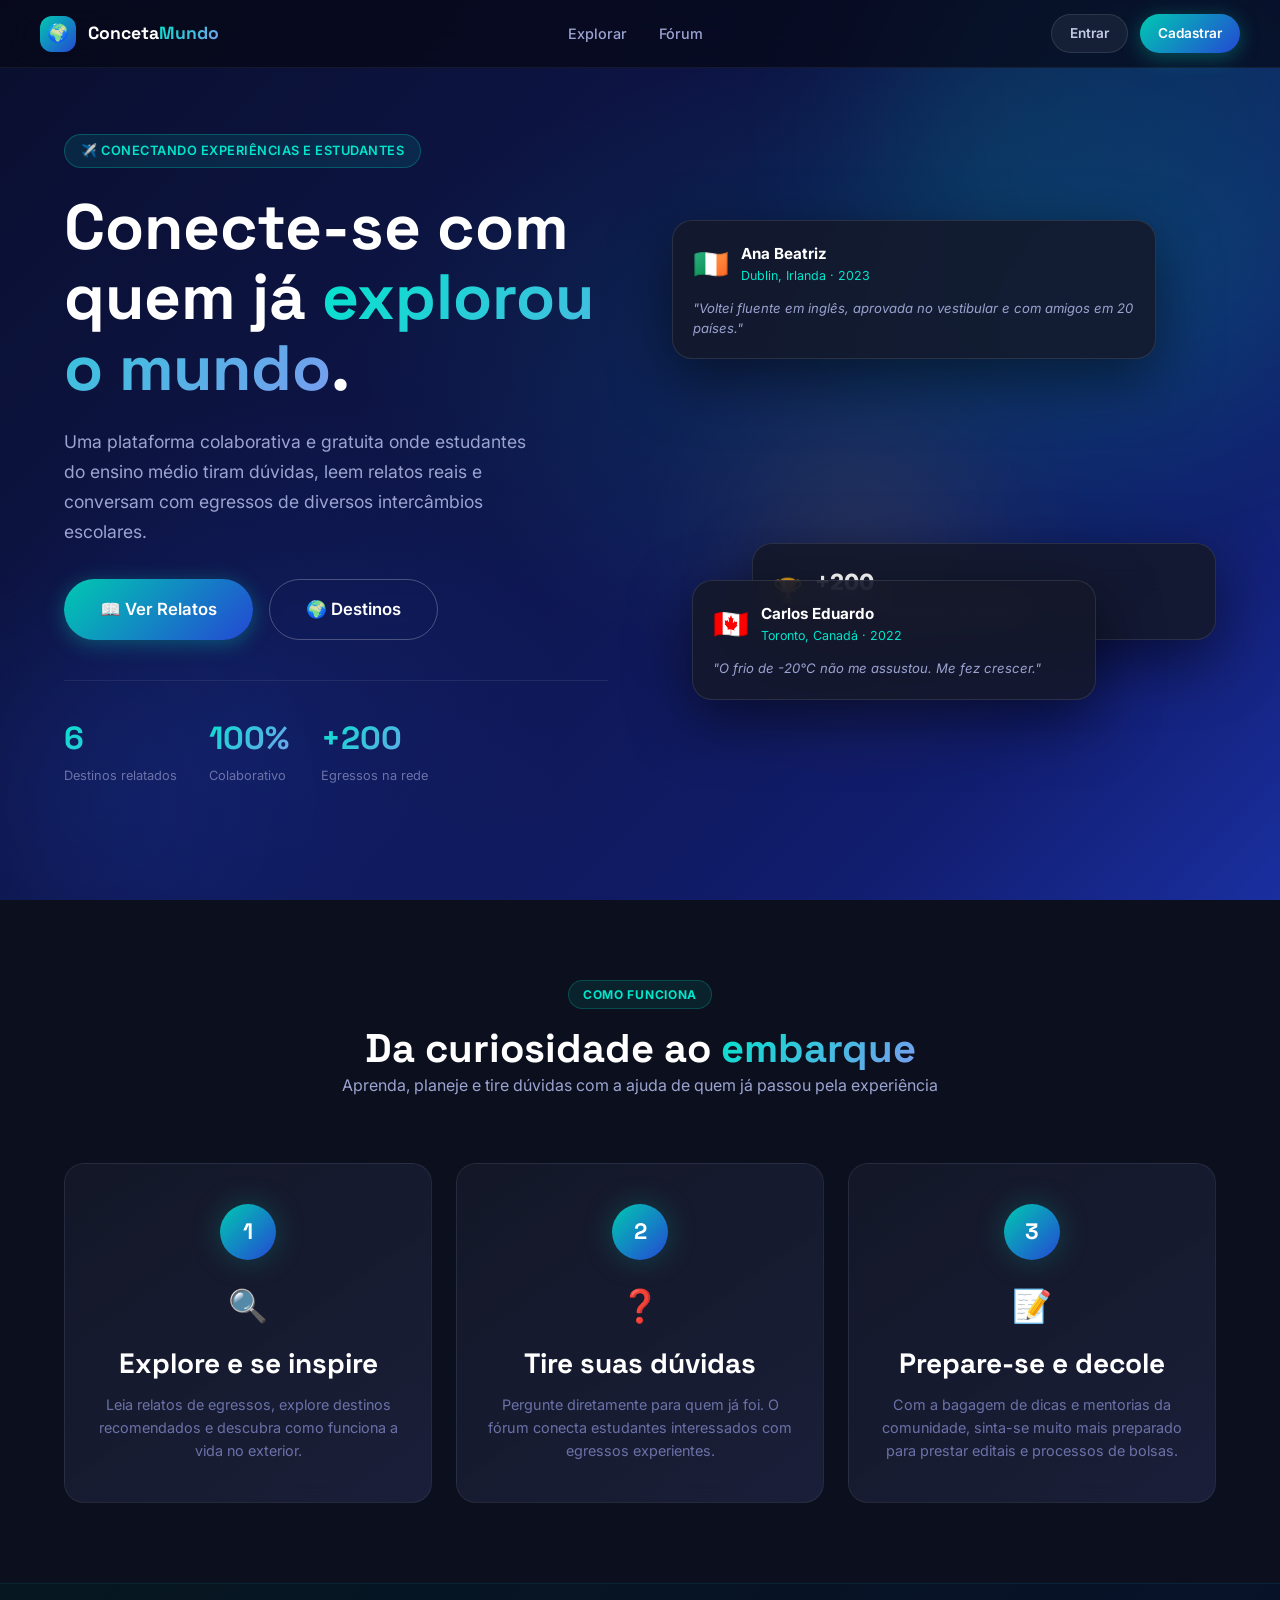
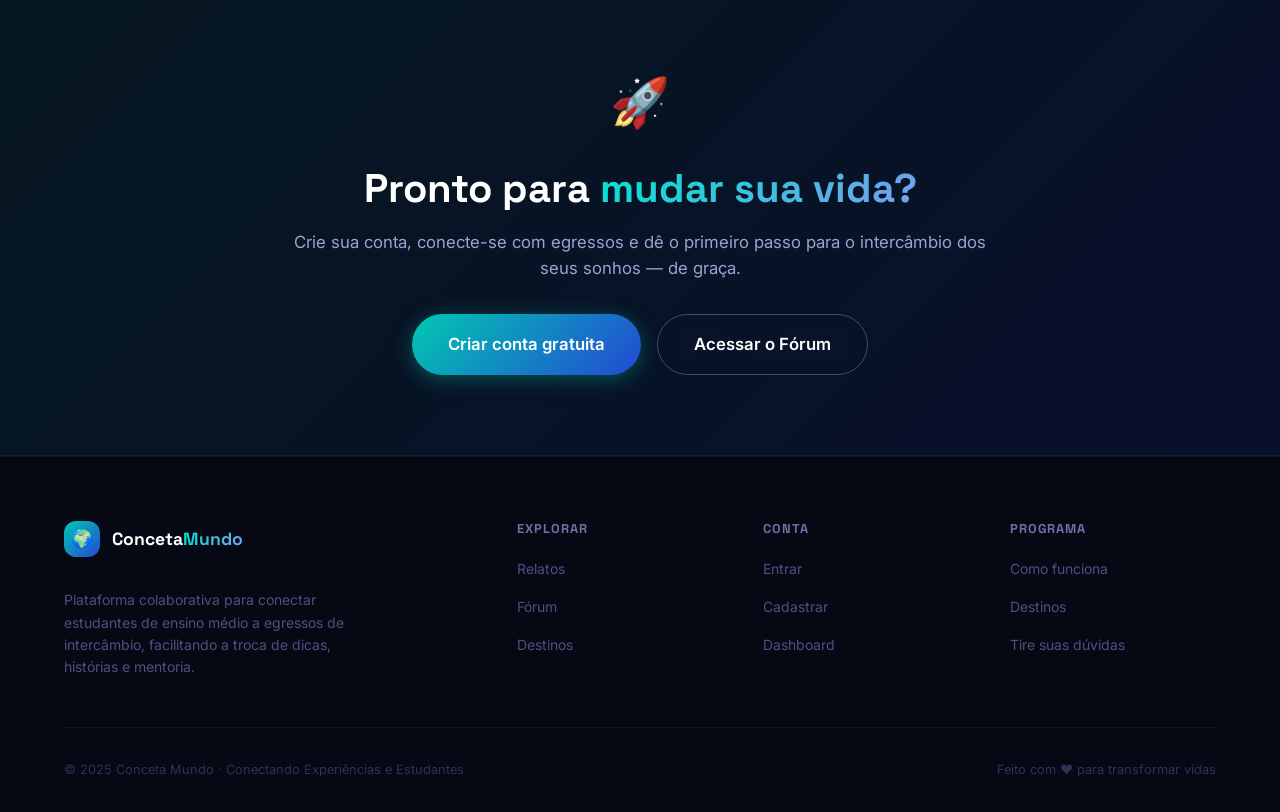
<file: Conceta Mundo/index.html>
<!DOCTYPE html>
<html lang="pt-BR">

<head>
  <meta charset="UTF-8">
  <meta name="viewport" content="width=device-width, initial-scale=1.0">
  <title>Conceta Mundo — Conectando Experiências pelo Mundo</title>
  <meta name="description"
    content="Plataforma colaborativa onde ex-intercambistas compartilham relatos e dicas reais para inspirar e orientar estudantes do ensino médio.">
  <link rel="stylesheet" href="css/main.css">
  <style>
    /* ── Hero Section ── */
    .hero {
      min-height: 100vh;
      background: var(--gradient-hero);
      position: relative;
      overflow: hidden;
      display: flex;
      align-items: center;
    }

    .hero::before {
      content: '';
      position: absolute;
      inset: 0;
      background:
        radial-gradient(ellipse 60% 50% at 70% 40%, rgba(0, 201, 177, 0.12) 0%, transparent 70%),
        radial-gradient(ellipse 40% 60% at 20% 80%, rgba(36, 72, 212, 0.15) 0%, transparent 60%);
    }

    /* Bolhas decorativas */
    .hero-orb {
      position: absolute;
      border-radius: 50%;
      filter: blur(80px);
      opacity: 0.15;
    }

    .hero-orb-1 {
      width: 500px;
      height: 500px;
      background: var(--teal-500);
      top: -100px;
      right: -100px;
      animation: float 8s ease-in-out infinite;
    }

    .hero-orb-2 {
      width: 300px;
      height: 300px;
      background: var(--blue-500);
      bottom: -50px;
      left: -50px;
      animation: float 10s ease-in-out infinite 2s;
    }

    .hero-orb-3 {
      width: 200px;
      height: 200px;
      background: var(--amber-500);
      top: 50%;
      right: 25%;
      animation: float 6s ease-in-out infinite 1s;
    }

    .hero-content {
      position: relative;
      z-index: 1;
      max-width: 1200px;
      margin: 0 auto;
      padding: 100px var(--space-6) var(--space-20);
      display: grid;
      grid-template-columns: 1fr 1fr;
      gap: var(--space-16);
      align-items: center;
    }

    .hero-eyebrow {
      display: inline-flex;
      align-items: center;
      gap: var(--space-2);
      padding: 6px 16px;
      background: rgba(0, 201, 177, 0.12);
      border: 1px solid rgba(0, 201, 177, 0.3);
      border-radius: var(--radius-full);
      font-size: 0.8rem;
      font-weight: 600;
      color: var(--teal-400);
      letter-spacing: 0.04em;
      text-transform: uppercase;
      margin-bottom: var(--space-6);
    }

    .hero-title {
      font-size: clamp(2.4rem, 5vw, 4rem);
      font-weight: 900;
      line-height: 1.1;
      margin-bottom: var(--space-6);
    }

    .hero-title .highlight {
      background: var(--gradient-text);
      -webkit-background-clip: text;
      -webkit-text-fill-color: transparent;
      background-clip: text;
    }

    .hero-desc {
      font-size: 1.1rem;
      color: var(--gray-300);
      line-height: 1.7;
      margin-bottom: var(--space-8);
      max-width: 480px;
    }

    .hero-btns {
      display: flex;
      gap: var(--space-4);
      flex-wrap: wrap;
    }

    .hero-stats {
      display: flex;
      gap: var(--space-8);
      margin-top: var(--space-10);
      padding-top: var(--space-8);
      border-top: 1px solid rgba(255, 255, 255, 0.08);
    }

    .hero-stat-num {
      font-family: var(--font-heading);
      font-size: 2rem;
      font-weight: 800;
      background: var(--gradient-text);
      -webkit-background-clip: text;
      -webkit-text-fill-color: transparent;
      background-clip: text;
    }

    .hero-stat-label {
      font-size: 0.8rem;
      color: var(--gray-400);
      margin-top: 2px;
    }

    /* Cards flutuantes lado direito */
    .hero-visual {
      position: relative;
      height: 480px;
    }

    .hero-card-float {
      position: absolute;
      background: rgba(20, 24, 40, 0.85);
      backdrop-filter: blur(20px);
      border: 1px solid rgba(255, 255, 255, 0.1);
      border-radius: var(--radius-lg);
      padding: var(--space-5);
      box-shadow: var(--shadow-lg);
    }

    .hcf-1 {
      top: 0;
      left: 0;
      right: 60px;
      animation: float 5s ease-in-out infinite;
    }

    .hcf-2 {
      bottom: 60px;
      right: 0;
      left: 80px;
      animation: float 7s ease-in-out infinite 1.5s;
    }

    .hcf-3 {
      bottom: 0;
      left: 20px;
      right: 120px;
      animation: float 6s ease-in-out infinite 0.8s;
    }

    .hcf-user {
      display: flex;
      align-items: center;
      gap: var(--space-3);
      margin-bottom: var(--space-3);
    }

    .hcf-flag {
      font-size: 1.8rem;
    }

    .hcf-name {
      font-weight: 700;
      font-size: 0.95rem;
      color: var(--white);
    }

    .hcf-country {
      font-size: 0.78rem;
      color: var(--teal-400);
    }

    .hcf-quote {
      font-size: 0.82rem;
      color: var(--gray-300);
      font-style: italic;
      line-height: 1.5;
    }

    .hcf-stat {
      display: flex;
      align-items: center;
      gap: var(--space-3);
    }

    .hcf-stat-icon {
      font-size: 1.5rem;
    }

    .hcf-stat-val {
      font-size: 1.4rem;
      font-weight: 800;
      color: var(--white);
    }

    .hcf-stat-label {
      font-size: 0.75rem;
      color: var(--gray-400);
    }

    /* ── Como Funciona ── */
    .how-section {
      background: var(--gray-900);
    }

    .section-header {
      text-align: center;
      max-width: 600px;
      margin: 0 auto var(--space-16);
    }

    .section-eyebrow {
      display: inline-block;
      padding: 4px 14px;
      background: rgba(0, 201, 177, 0.1);
      border: 1px solid rgba(0, 201, 177, 0.25);
      border-radius: var(--radius-full);
      font-size: 0.75rem;
      font-weight: 700;
      color: var(--teal-400);
      letter-spacing: 0.06em;
      text-transform: uppercase;
      margin-bottom: var(--space-4);
    }

    .steps-grid {
      display: grid;
      grid-template-columns: repeat(3, 1fr);
      gap: var(--space-6);
    }

    .step-card {
      text-align: center;
      padding: var(--space-10) var(--space-6);
    }

    .step-number {
      width: 56px;
      height: 56px;
      background: var(--gradient-teal);
      border-radius: var(--radius-full);
      display: flex;
      align-items: center;
      justify-content: center;
      font-family: var(--font-heading);
      font-size: 1.4rem;
      font-weight: 800;
      color: var(--white);
      margin: 0 auto var(--space-5);
      box-shadow: var(--shadow-glow-teal);
    }

    .step-icon {
      font-size: 2rem;
      margin-bottom: var(--space-4);
    }

    .step-title {
      margin-bottom: var(--space-3);
    }

    .step-desc {
      font-size: 0.9rem;
      color: var(--gray-400);
      line-height: 1.6;
    }

    /* ── Destinos Preview ── */
    .destinations-grid {
      display: grid;
      grid-template-columns: repeat(3, 1fr);
      gap: var(--space-5);
    }

    .dest-card {
      background: var(--gradient-card);
      border: 1px solid rgba(255, 255, 255, 0.07);
      border-radius: var(--radius-lg);
      padding: var(--space-6);
      transition: all var(--transition-slow);
      cursor: pointer;
      text-decoration: none;
    }

    .dest-card:hover {
      transform: translateY(-6px);
      border-color: rgba(0, 201, 177, 0.3);
      box-shadow: var(--shadow-glow-teal);
    }

    .dest-flag {
      font-size: 2.5rem;
      margin-bottom: var(--space-3);
    }

    .dest-country {
      font-weight: 700;
      font-size: 1.1rem;
      color: var(--white);
      margin-bottom: var(--space-1);
    }

    .dest-lang {
      font-size: 0.8rem;
      color: var(--teal-400);
      margin-bottom: var(--space-3);
    }

    .dest-desc {
      font-size: 0.85rem;
      color: var(--gray-400);
      line-height: 1.5;
      margin-bottom: var(--space-4);
    }

    .dest-meta {
      display: flex;
      gap: var(--space-3);
    }

    .dest-meta-item {
      font-size: 0.75rem;
      color: var(--gray-500);
      background: rgba(255, 255, 255, 0.05);
      padding: 3px 10px;
      border-radius: var(--radius-full);
    }

    /* ── Relatos Preview ── */
    .stories-preview {
      background: var(--gray-900);
    }

    .story-card {
      cursor: pointer;
    }

    .story-card-header {
      display: flex;
      justify-content: space-between;
      align-items: flex-start;
      margin-bottom: var(--space-4);
    }

    .story-card-country {
      display: flex;
      align-items: center;
      gap: var(--space-3);
    }

    .country-flag {
      font-size: 1.6rem;
    }

    .country-name {
      font-weight: 700;
      font-size: 0.9rem;
      color: var(--white);
    }

    .country-sub {
      font-size: 0.75rem;
      color: var(--gray-400);
    }

    .story-card-title {
      font-size: 1.1rem;
      font-weight: 700;
      color: var(--white);
      margin-bottom: var(--space-3);
      line-height: 1.35;
    }

    .story-card-resumo {
      font-size: 0.875rem;
      color: var(--gray-400);
      line-height: 1.6;
      margin-bottom: var(--space-4);
    }

    .story-card-footer {
      display: flex;
      justify-content: space-between;
      align-items: center;
      padding-top: var(--space-4);
      border-top: 1px solid rgba(255, 255, 255, 0.06);
    }

    .story-card-autor {
      font-size: 0.82rem;
      color: var(--gray-400);
    }

    .story-card-stats {
      display: flex;
      gap: var(--space-3);
      font-size: 0.8rem;
      color: var(--gray-500);
    }

    /* ── CTA Banner ── */
    .cta-section {
      background: linear-gradient(135deg, rgba(0, 201, 177, 0.08), rgba(36, 72, 212, 0.12));
      border-top: 1px solid rgba(0, 201, 177, 0.1);
      border-bottom: 1px solid rgba(0, 201, 177, 0.1);
    }

    .cta-inner {
      text-align: center;
      max-width: 700px;
      margin: 0 auto;
    }

    .cta-icon {
      font-size: 3rem;
      margin-bottom: var(--space-6);
    }

    .cta-title {
      margin-bottom: var(--space-4);
    }

    .cta-desc {
      font-size: 1.05rem;
      color: var(--gray-300);
      margin-bottom: var(--space-8);
    }

    /* ── Footer ── */
    footer {
      background: var(--gray-950);
      border-top: 1px solid rgba(255, 255, 255, 0.05);
      padding: var(--space-16) 0 var(--space-8);
    }

    .footer-grid {
      display: grid;
      grid-template-columns: 2fr 1fr 1fr 1fr;
      gap: var(--space-10);
      margin-bottom: var(--space-12);
    }

    .footer-brand p {
      font-size: 0.875rem;
      color: var(--gray-500);
      line-height: 1.6;
      margin-top: var(--space-4);
      max-width: 280px;
    }

    .footer-col h5 {
      font-size: 0.8rem;
      font-weight: 700;
      text-transform: uppercase;
      letter-spacing: 0.08em;
      color: var(--gray-400);
      margin-bottom: var(--space-5);
    }

    .footer-col ul {
      list-style: none;
      display: flex;
      flex-direction: column;
      gap: var(--space-3);
    }

    .footer-col ul a {
      font-size: 0.875rem;
      color: var(--gray-500);
      transition: color var(--transition-fast);
      text-decoration: none;
    }

    .footer-col ul a:hover {
      color: var(--teal-400);
    }

    .footer-bottom {
      padding-top: var(--space-8);
      border-top: 1px solid rgba(255, 255, 255, 0.05);
      display: flex;
      justify-content: space-between;
      align-items: center;
    }

    .footer-bottom p {
      font-size: 0.8rem;
      color: var(--gray-600);
    }

    .footer-bottom a {
      color: var(--gray-500);
      text-decoration: none;
    }

    .footer-bottom a:hover {
      color: var(--teal-400);
    }

    /* Responsivo */
    @media (max-width: 900px) {
      .hero-content {
        grid-template-columns: 1fr;
      }

      .hero-visual {
        display: none;
      }

      .steps-grid {
        grid-template-columns: 1fr;
      }

      .destinations-grid {
        grid-template-columns: repeat(2, 1fr);
      }

      .footer-grid {
        grid-template-columns: 1fr 1fr;
      }
    }

    @media (max-width: 600px) {
      .destinations-grid {
        grid-template-columns: 1fr;
      }

      .footer-grid {
        grid-template-columns: 1fr;
      }
    }

    /* ── Modal de Relatos Interativo ── */
    .reports-modal {
      position: fixed;
      inset: 0;
      background: rgba(6, 8, 20, 0.85);
      backdrop-filter: blur(12px);
      -webkit-backdrop-filter: blur(12px);
      z-index: 10000;
      display: flex;
      align-items: center;
      justify-content: center;
      padding: var(--space-4);
      animation: fadeIn 0.3s ease forwards;
    }

    .reports-modal-content {
      background: var(--gradient-card);
      border: 1px solid rgba(255, 255, 255, 0.08);
      border-radius: var(--radius-lg);
      width: 100%;
      max-width: 1050px;
      height: 85vh;
      display: grid;
      grid-template-columns: 320px 1fr;
      overflow: hidden;
      position: relative;
      box-shadow: var(--shadow-lg), var(--shadow-glow-blue);
      animation: zoomIn 0.3s cubic-bezier(0.34, 1.56, 0.64, 1);
    }

    .reports-modal-close {
      position: absolute;
      top: 16px;
      right: 20px;
      background: rgba(255, 255, 255, 0.05);
      border: 1px solid rgba(255, 255, 255, 0.1);
      color: var(--gray-300);
      font-size: 1.5rem;
      width: 36px;
      height: 36px;
      border-radius: var(--radius-full);
      display: flex;
      align-items: center;
      justify-content: center;
      cursor: pointer;
      z-index: 10;
      transition: all var(--transition-fast);
    }

    .reports-modal-close:hover {
      background: rgba(244, 63, 94, 0.15);
      border-color: var(--coral-400);
      color: var(--coral-400);
    }

    /* Coluna Esquerda: Lista de Relatos */
    .reports-modal-list-pane {
      border-right: 1px solid rgba(255, 255, 255, 0.07);
      background: rgba(6, 8, 20, 0.4);
      display: flex;
      flex-direction: column;
      height: 100%;
      overflow: hidden;
    }

    .reports-search-box {
      padding: var(--space-4);
      border-bottom: 1px solid rgba(255, 255, 255, 0.07);
    }

    .reports-search-box input {
      font-size: 0.85rem;
      padding: 10px 14px;
      border-radius: var(--radius-full);
    }

    .reports-mini-list {
      flex: 1;
      overflow-y: auto;
      padding: var(--space-3);
    }

    .reports-mini-card {
      padding: var(--space-3) var(--space-4);
      border-radius: var(--radius-md);
      margin-bottom: var(--space-2);
      cursor: pointer;
      border: 1.5px solid transparent;
      background: rgba(255, 255, 255, 0.02);
      transition: all var(--transition-base);
    }

    .reports-mini-card:hover {
      background: rgba(255, 255, 255, 0.05);
      transform: translateX(3px);
    }

    .reports-mini-card.active {
      background: rgba(0, 201, 177, 0.08);
      border-color: rgba(0, 201, 177, 0.3);
      box-shadow: 0 0 15px rgba(0, 201, 177, 0.1);
    }

    .reports-mini-title {
      font-size: 0.85rem;
      font-weight: 700;
      color: var(--white);
      margin-bottom: 4px;
      white-space: nowrap;
      overflow: hidden;
      text-overflow: ellipsis;
    }

    .reports-mini-meta {
      font-size: 0.72rem;
      color: var(--gray-400);
      display: flex;
      justify-content: space-between;
    }

    /* Coluna Direita: Detalhes do Relato */
    .reports-modal-detail-pane {
      padding: var(--space-8);
      overflow-y: auto;
      display: flex;
      flex-direction: column;
      gap: var(--space-6);
      height: 100%;
    }

    .story-detail-header h2 {
      font-weight: 800;
      margin-top: var(--space-2);
    }

    .story-detail-meta {
      display: flex;
      flex-wrap: wrap;
      gap: var(--space-4);
      padding-bottom: var(--space-4);
      border-bottom: 1px solid rgba(255, 255, 255, 0.06);
    }

    .story-detail-meta-item {
      font-size: 0.8rem;
      color: var(--gray-300);
      background: rgba(255, 255, 255, 0.04);
      padding: 4px 12px;
      border-radius: var(--radius-full);
      border: 1px solid rgba(255, 255, 255, 0.05);
    }

    .story-detail-body {
      font-size: 0.95rem;
      line-height: 1.7;
      color: var(--gray-200);
    }

    .story-detail-body p {
      margin-bottom: var(--space-4);
    }

    .story-detail-body h3 {
      font-size: 1.15rem;
      margin-top: var(--space-6);
      margin-bottom: var(--space-2);
      color: var(--white);
      border-left: 3px solid var(--teal-500);
      padding-left: 8px;
    }

    .story-detail-body strong {
      color: var(--teal-300);
    }

    .story-detail-actions {
      border-top: 1px solid rgba(255, 255, 255, 0.06);
      border-bottom: 1px solid rgba(255, 255, 255, 0.06);
      padding: var(--space-4) 0;
      display: flex;
      gap: var(--space-4);
    }

    .like-btn {
      display: inline-flex;
      align-items: center;
      gap: var(--space-2);
      background: rgba(255, 255, 255, 0.04);
      border: 1px solid rgba(255, 255, 255, 0.1);
      color: var(--gray-300);
      padding: 8px 18px;
      border-radius: var(--radius-full);
      cursor: pointer;
      font-size: 0.85rem;
      font-weight: 600;
      transition: all var(--transition-base);
    }

    .like-btn:hover {
      background: rgba(244, 63, 94, 0.1);
      border-color: var(--coral-500);
      color: var(--coral-400);
      transform: translateY(-1px);
    }

    .like-btn.liked {
      background: var(--coral-500);
      border-color: var(--coral-500);
      color: var(--white);
    }

    /* Comentários */
    .story-detail-comments-sec {
      display: flex;
      flex-direction: column;
      gap: var(--space-4);
      margin-top: var(--space-4);
    }

    .comments-list {
      display: flex;
      flex-direction: column;
      gap: var(--space-3);
      margin-bottom: var(--space-4);
    }

    .comment-item {
      background: rgba(255, 255, 255, 0.02);
      border: 1px solid rgba(255, 255, 255, 0.04);
      border-radius: var(--radius-md);
      padding: var(--space-4);
      animation: fadeIn 0.4s ease;
    }

    .comment-header {
      display: flex;
      justify-content: space-between;
      align-items: center;
      margin-bottom: var(--space-2);
    }

    .comment-author {
      font-size: 0.85rem;
      font-weight: 700;
      color: var(--white);
    }

    .comment-date {
      font-size: 0.72rem;
      color: var(--gray-500);
    }

    .comment-text {
      font-size: 0.85rem;
      color: var(--gray-300);
      line-height: 1.5;
    }

    .comment-form {
      display: flex;
      flex-direction: column;
      gap: var(--space-3);
      background: rgba(255, 255, 255, 0.01);
      border: 1px solid rgba(255, 255, 255, 0.04);
      border-radius: var(--radius-md);
      padding: var(--space-4);
    }

    .comment-form textarea {
      min-height: 70px;
      font-size: 0.85rem;
    }

    @keyframes zoomIn {
      from { opacity: 0; transform: scale(0.95); }
      to { opacity: 1; transform: scale(1); }
    }

    /* Modal Responsivo */
    @media (max-width: 800px) {
      .reports-modal-content {
        grid-template-columns: 1fr;
        grid-template-rows: 140px 1fr;
        height: 90vh;
      }

      .reports-modal-list-pane {
        border-right: none;
        border-bottom: 1px solid rgba(255, 255, 255, 0.07);
      }

      .reports-mini-list {
        display: flex;
        gap: var(--space-2);
        overflow-x: auto;
        overflow-y: hidden;
        padding: var(--space-2) var(--space-4);
        height: auto;
      }

      .reports-mini-card {
        margin-bottom: 0;
        min-width: 180px;
        flex-shrink: 0;
      }

      .reports-mini-card:hover {
        transform: none;
      }

      .reports-modal-detail-pane {
        padding: var(--space-4);
      }
    }
  </style>
</head>

<body>

  <!-- ── Navbar ── -->
  <nav class="navbar" id="navbar">
    <div class="nav-inner">
      <a href="index.html" class="nav-logo">
        <div class="nav-logo-icon">🌍</div>
        <span class="nav-logo-text">Conceta<span>Mundo</span></span>
      </a>

      <ul class="nav-links" id="navLinks">
        <li><a href="explorar.html">Explorar</a></li>
        <li><a href="forum.html">Fórum</a></li>
      </ul>

      <div class="nav-actions">
        <!-- Estado: visitante -->
        <div id="navGuestBtns" class="flex gap-3">
          <a href="login.html" class="btn btn-ghost btn-sm" id="btnNavLogin">Entrar</a>
          <a href="cadastro.html" class="btn btn-primary btn-sm" id="btnNavCadastro">Cadastrar</a>
        </div>

        <!-- Estado: logado -->
        <div id="navUserArea" class="dropdown" style="display:none">
          <button class="nav-avatar-btn" id="navAvatarBtn">
            <div class="avatar-placeholder avatar-sm" id="navAvatarEl" style="font-size:0.7rem">?</div>
            <span id="navUserName">Usuário</span>
            <span>▾</span>
          </button>
          <div class="dropdown-menu" id="navDropdown">
            <a href="dashboard.html" class="dropdown-item">🏠 Dashboard</a>
            <a href="perfil.html" class="dropdown-item">👤 Meu Perfil</a>
            <div class="dropdown-divider"></div>
            <button class="dropdown-item danger" id="logoutBtn">🚪 Sair</button>
          </div>
        </div>
      </div>

      <button class="nav-toggle" id="navToggle" aria-label="Menu">
        <span></span><span></span><span></span>
      </button>
    </div>
  </nav>

  <!-- ── Hero ── -->
  <section class="hero" id="hero">
    <div class="hero-orb hero-orb-1"></div>
    <div class="hero-orb hero-orb-2"></div>
    <div class="hero-orb hero-orb-3"></div>

    <div class="hero-content">
      <div class="hero-text">
        <div class="hero-eyebrow">✈️ Conectando Experiências e Estudantes</div>
        <h1 class="hero-title">
          Conecte-se com quem já <span class="highlight">explorou o mundo</span>.
        </h1>
        <p class="hero-desc">
          Uma plataforma colaborativa e gratuita onde estudantes do ensino médio tiram dúvidas, leem relatos reais e
          conversam com egressos de diversos intercâmbios escolares.
        </p>
        <div class="hero-btns">
          <a href="relatos.html" class="btn btn-primary btn-lg" id="btnHeroRelatos">📖 Ver Relatos</a>
          <a href="explorar.html" class="btn btn-secondary btn-lg" id="btnHeroDestinos">🌍 Destinos</a>
        </div>

        <div class="hero-stats">
          <div>
            <div class="hero-stat-num">6</div>
            <div class="hero-stat-label">Destinos relatados</div>
          </div>
          <div>
            <div class="hero-stat-num">100%</div>
            <div class="hero-stat-label">Colaborativo</div>
          </div>
          <div>
            <div class="hero-stat-num">+200</div>
            <div class="hero-stat-label">Egressos na rede</div>
          </div>
        </div>
      </div>

      <div class="hero-visual">
        <div class="hero-card-float hcf-1">
          <div class="hcf-user">
            <span class="hcf-flag">🇮🇪</span>
            <div>
              <div class="hcf-name">Ana Beatriz</div>
              <div class="hcf-country">Dublin, Irlanda · 2023</div>
            </div>
          </div>
          <p class="hcf-quote">"Voltei fluente em inglês, aprovada no vestibular e com amigos em 20 países."</p>
        </div>

        <div class="hero-card-float hcf-2">
          <div class="hcf-stat">
            <span class="hcf-stat-icon">🏆</span>
            <div>
              <div class="hcf-stat-val">+200</div>
              <div class="hcf-stat-label">Egressos compartilhando experiências</div>
            </div>
          </div>
        </div>

        <div class="hero-card-float hcf-3">
          <div class="hcf-user">
            <span class="hcf-flag">🇨🇦</span>
            <div>
              <div class="hcf-name">Carlos Eduardo</div>
              <div class="hcf-country">Toronto, Canadá · 2022</div>
            </div>
          </div>
          <p class="hcf-quote">"O frio de -20°C não me assustou. Me fez crescer."</p>
        </div>
      </div>
    </div>
  </section>

  <!-- ── Como Funciona ── -->
  <section class="section how-section" id="como-funciona">
    <div class="container">
      <div class="section-header">
        <span class="section-eyebrow">Como funciona</span>
        <h2>Da curiosidade ao <span class="text-gradient">embarque</span></h2>
        <p>Aprenda, planeje e tire dúvidas com a ajuda de quem já passou pela experiência</p>
      </div>

      <div class="steps-grid">
        <div class="card step-card observe-fade">
          <div class="step-number">1</div>
          <div class="step-icon">🔍</div>
          <h3 class="step-title">Explore e se inspire</h3>
          <p class="step-desc">Leia relatos de egressos, explore destinos recomendados e descubra como funciona a vida
            no exterior.</p>
        </div>
        <div class="card step-card observe-fade">
          <div class="step-number">2</div>
          <div class="step-icon">❓</div>
          <h3 class="step-title">Tire suas dúvidas</h3>
          <p class="step-desc">Pergunte diretamente para quem já foi. O fórum conecta estudantes interessados com
            egressos experientes.</p>
        </div>
        <div class="card step-card observe-fade">
          <div class="step-number">3</div>
          <div class="step-icon">📝</div>
          <h3 class="step-title">Prepare-se e decole</h3>
          <p class="step-desc">Com a bagagem de dicas e mentorias da comunidade, sinta-se muito mais preparado para
            prestar editais e processos de bolsas.</p>
        </div>
      </div>
    </div>
  </section>



  <!-- ── CTA ── -->
  <section class="section cta-section" id="cta">
    <div class="container">
      <div class="cta-inner">
        <div class="cta-icon">🚀</div>
        <h2 class="cta-title">Pronto para <span class="text-gradient">mudar sua vida?</span></h2>
        <p class="cta-desc">Crie sua conta, conecte-se com egressos e dê o primeiro passo para o intercâmbio dos seus
          sonhos — de graça.</p>
        <div class="flex justify-center gap-4" style="flex-wrap:wrap">
          <a href="cadastro.html" class="btn btn-primary btn-lg" id="btnCtaCadastro">Criar conta gratuita</a>
          <a href="forum.html" class="btn btn-secondary btn-lg" id="btnCtaForum">Acessar o Fórum</a>
        </div>
      </div>
    </div>
  </section>

  <!-- ── Footer ── -->
  <footer>
    <div class="container">
      <div class="footer-grid">
        <div class="footer-brand">
          <a href="index.html" class="nav-logo" style="margin-bottom:var(--space-4);display:inline-flex">
            <div class="nav-logo-icon">🌍</div>
            <span class="nav-logo-text">Conceta<span>Mundo</span></span>
          </a>
          <p>Plataforma colaborativa para conectar estudantes de ensino médio a egressos de intercâmbio, facilitando a
            troca de dicas, histórias e mentoria.</p>
        </div>
        <div class="footer-col">
          <h5>Explorar</h5>
          <ul>
            <li><a href="relatos.html">Relatos</a></li>
            <li><a href="forum.html">Fórum</a></li>
            <li><a href="explorar.html">Destinos</a></li>
          </ul>
        </div>
        <div class="footer-col">
          <h5>Conta</h5>
          <ul>
            <li><a href="login.html">Entrar</a></li>
            <li><a href="cadastro.html">Cadastrar</a></li>
            <li><a href="dashboard.html">Dashboard</a></li>
          </ul>
        </div>
        <div class="footer-col">
          <h5>Programa</h5>
          <ul>
            <li><a href="#como-funciona">Como funciona</a></li>
            <li><a href="#destinos">Destinos</a></li>
            <li><a href="forum.html">Tire suas dúvidas</a></li>
          </ul>
        </div>
      </div>
      <div class="footer-bottom">
        <p>© 2025 Conceta Mundo · Conectando Experiências e Estudantes</p>
        <p>Feito com ❤️ para transformar vidas</p>
      </div>
    </div>
  </footer>

  <!-- ── Modal de Relatos Interativo ── -->
  <div id="storiesModal" class="reports-modal" style="display: none;">
    <div class="reports-modal-content">
      <button class="reports-modal-close" onclick="StoriesModal.close()">&times;</button>
      
      <!-- Painel Esquerdo: Lista de Relatos -->
      <div class="reports-modal-list-pane">
        <div class="reports-search-box">
          <input type="text" id="reportsSearch" class="form-input" placeholder="🔍 Pesquisar relatos..." oninput="StoriesModal.filterStories()">
        </div>
        <div class="reports-mini-list" id="reportsMiniList">
          <!-- Gerado dinamicamente -->
        </div>
      </div>
      
      <!-- Painel Direito: Detalhes do Relato -->
      <div class="reports-modal-detail-pane" id="reportsDetailPane">
        <!-- Gerado dinamicamente -->
      </div>
    </div>
  </div>

  <script src="js/auth.js"></script>
  <script src="js/data.js"></script>
  <script src="js/main.js"></script>
  <script>

    // ── Lógica do Modal de Relatos Interativo ──
    const StoriesModal = {
      modal: null,
      searchVal: '',
      activeStoryId: null,
      
      init() {
        this.modal = document.getElementById('storiesModal');
        // Fecha ao clicar fora da área de conteúdo
        this.modal.addEventListener('click', (e) => {
          if (e.target === this.modal) {
            this.close();
          }
        });
      },
      
      open(storyId = null) {
        if (!this.modal) this.init();
        this.modal.style.display = 'flex';
        document.body.style.overflow = 'hidden'; // Evita rolagem da página por baixo
        
        const stories = DB.Stories.getAll();
        if (stories.length === 0) return;
        
        // Seleciona o relato solicitado ou o primeiro da lista
        this.activeStoryId = storyId || stories[0].id;
        
        // Incrementa visualizações
        DB.Stories.incrementViews(this.activeStoryId);
        
        // Limpa busca anterior
        const searchInput = document.getElementById('reportsSearch');
        if (searchInput) {
          searchInput.value = '';
          this.searchVal = '';
        }
        
        this.renderList();
        this.renderDetail();
      },
      
      close() {
        if (this.modal) {
          this.modal.style.display = 'none';
          document.body.style.overflow = '';
        }
      },
      
      filterStories() {
        this.searchVal = document.getElementById('reportsSearch').value.toLowerCase();
        this.renderList();
      },
      
      renderList() {
        const listEl = document.getElementById('reportsMiniList');
        if (!listEl) return;
        listEl.innerHTML = '';
        
        const stories = DB.Stories.getAll().filter(s => {
          return s.titulo.toLowerCase().includes(this.searchVal) || 
                 s.resumo.toLowerCase().includes(this.searchVal) || 
                 s.pais.toLowerCase().includes(this.searchVal);
        });
        
        if (stories.length === 0) {
          listEl.innerHTML = '<div style="text-align:center;padding:20px;color:var(--gray-500);font-size:0.85rem">Nenhum relato encontrado.</div>';
          return;
        }
        
        stories.forEach(s => {
          const isActive = s.id === this.activeStoryId;
          const div = document.createElement('div');
          div.className = `reports-mini-card ${isActive ? 'active' : ''}`;
          div.onclick = () => {
            this.selectStory(s.id);
          };
          
          const flag = { 'Irlanda': '🇮🇪', 'Canadá': '🇨🇦', 'Portugal': '🇵🇹', 'Alemanha': '🇩🇪', 'França': '🇫🇷', 'Espanha': '🇪🇸' }[s.pais] || '🌍';
          
          div.innerHTML = `
            <div class="reports-mini-title">${flag} ${s.titulo}</div>
            <div class="reports-mini-meta">
              <span>${s.cidade} (${s.ano})</span>
              <span>👁 ${s.visualizacoes}</span>
            </div>
          `;
          listEl.appendChild(div);
        });
      },
      
      selectStory(id) {
        this.activeStoryId = id;
        DB.Stories.incrementViews(id);
        this.renderList();
        this.renderDetail();
        
        // Atualiza os contadores na página inicial se a grid estiver montada
        const mainGrid = document.getElementById('storiesPreviewGrid');
        if (mainGrid) {
          mainGrid.innerHTML = '';
          DB.Stories.getDestaques().forEach(story => {
            mainGrid.innerHTML += UI.renderStoryCard(story);
          });
        }
      },
      
      renderDetail() {
        const detailEl = document.getElementById('reportsDetailPane');
        if (!detailEl) return;
        
        const story = DB.Stories.getById(this.activeStoryId);
        if (!story) {
          detailEl.innerHTML = '<div style="text-align:center;padding:40px;color:var(--gray-400)">Selecione um relato para ver os detalhes.</div>';
          return;
        }
        
        const autor = UI.getUserById(story.autorId);
        const user = Auth.getCurrentUser();
        const isLiked = user ? story.curtidas.includes(user.id) : false;
        const flags = { 'Irlanda': '🇮🇪', 'Canadá': '🇨🇦', 'Portugal': '🇵🇹', 'Alemanha': '🇩🇪', 'França': '🇫🇷', 'Espanha': '🇪🇸' };
        const flag = flags[story.pais] || '🌍';
        
        let commentsHtml = '';
        if (story.comentarios.length === 0) {
          commentsHtml = '<div class="no-comments" style="font-size:0.85rem;color:var(--gray-500);text-align:center;padding:12px;">Nenhum comentário ainda. Seja o primeiro a comentar!</div>';
        } else {
          story.comentarios.forEach(c => {
            const commentAuthor = UI.getUserById(c.autorId);
            commentsHtml += `
              <div class="comment-item">
                <div class="comment-header">
                  <div class="flex items-center gap-2">
                    ${UI.renderAvatar(commentAuthor, 'sm')}
                    <span class="comment-author">${commentAuthor ? commentAuthor.nome : 'Usuário'}</span>
                  </div>
                  <span class="comment-date">${UI.timeAgo(c.data)}</span>
                </div>
                <p class="comment-text">${c.texto}</p>
              </div>
            `;
          });
        }
        
        detailEl.innerHTML = `
          <div class="story-detail-header">
            <div class="flex items-center gap-3">
              <span style="font-size:2.5rem">${flag}</span>
              <div>
                <h2 style="font-size:1.6rem;line-height:1.2;margin:0">${story.titulo}</h2>
                <p style="font-size:0.9rem;color:var(--teal-400);margin:4px 0 0 0">${story.cidade}, ${story.pais} · ${story.ano}</p>
              </div>
            </div>
          </div>
          
          <div class="story-detail-meta">
            <div class="story-detail-meta-item">📅 <strong>Duração:</strong> ${story.duracao}</div>
            <div class="story-detail-meta-item">🏛️ <strong>Programa:</strong> ${story.programa}</div>
            <div class="story-detail-meta-item">👁 ${story.visualizacoes} visualizações</div>
          </div>
          
          <div class="flex items-center gap-3" style="border-bottom:1px solid rgba(255,255,255,0.06);padding-bottom:16px;margin-top:8px;">
            ${UI.renderAvatar(autor, 'md')}
            <div>
              <div style="font-weight:700;color:var(--white)">${autor ? autor.nome : 'Egresso'}</div>
              <div style="font-size:0.8rem;color:var(--gray-400)">Ex-intercambista Conceta Mundo</div>
            </div>
          </div>
          
          <div class="story-detail-body">
            ${UI.markdownToHtml(story.conteudo)}
          </div>
          
          <div class="story-detail-actions">
            <button class="like-btn ${isLiked ? 'liked' : ''}" onclick="StoriesModal.toggleLike('${story.id}')">
              ❤️ <span id="likeCount">${story.curtidas.length}</span> Curtidas
            </button>
          </div>
          
          <div class="story-detail-comments-sec">
            <h3 style="font-size:1.15rem;margin:0 0 12px 0; border: none; padding-left: 0;">Comentários (${story.comentarios.length})</h3>
            <div class="comments-list" id="commentsList">
              ${commentsHtml}
            </div>
            
            <div class="comment-form">
              <textarea id="newCommentText" class="form-textarea" placeholder="${user ? 'Escreva um comentário...' : 'Faça login no topo da página para comentar...'}" ${user ? '' : 'disabled'}></textarea>
              <button class="btn btn-primary" onclick="StoriesModal.submitComment('${story.id}')" ${user ? '' : 'disabled'} style="align-self: flex-end; padding: 8px 20px; font-size: 0.85rem; margin-top: 8px;">
                Enviar
              </button>
            </div>
          </div>
        `;
      },
      
      toggleLike(id) {
        const user = Auth.getCurrentUser();
        if (!user) {
          Toast.error('Você precisa estar logado para curtir relatos!');
          return;
        }
        
        const updatedStory = DB.Stories.toggleCurtida(id, user.id);
        if (updatedStory) {
          this.renderDetail();
          
          // Atualiza a grid principal
          const mainGrid = document.getElementById('storiesPreviewGrid');
          if (mainGrid) {
            mainGrid.innerHTML = '';
            DB.Stories.getDestaques().forEach(story => {
              mainGrid.innerHTML += UI.renderStoryCard(story);
            });
          }
        }
      },
      
      submitComment(id) {
        const user = Auth.getCurrentUser();
        if (!user) {
          Toast.error('Você precisa estar logado para comentar!');
          return;
        }
        
        const textarea = document.getElementById('newCommentText');
        if (!textarea) return;
        const text = textarea.value.trim();
        if (!text) return;
        
        const comment = DB.Stories.addComentario(id, user.id, text);
        if (comment) {
          textarea.value = '';
          this.renderDetail();
          Toast.success('Comentário enviado com sucesso!');
          
          // Atualiza a grid principal
          const mainGrid = document.getElementById('storiesPreviewGrid');
          if (mainGrid) {
            mainGrid.innerHTML = '';
            DB.Stories.getDestaques().forEach(story => {
              mainGrid.innerHTML += UI.renderStoryCard(story);
            });
          }
        }
      }
    };

    // Vincula cliques aos botões da página inicial
    document.addEventListener('DOMContentLoaded', () => {
      const heroBtn = document.getElementById('btnHeroRelatos');
      if (heroBtn) {
        heroBtn.addEventListener('click', (e) => {
          e.preventDefault();
          StoriesModal.open();
        });
      }


    });
  </script>
</body>

</html>
</file>
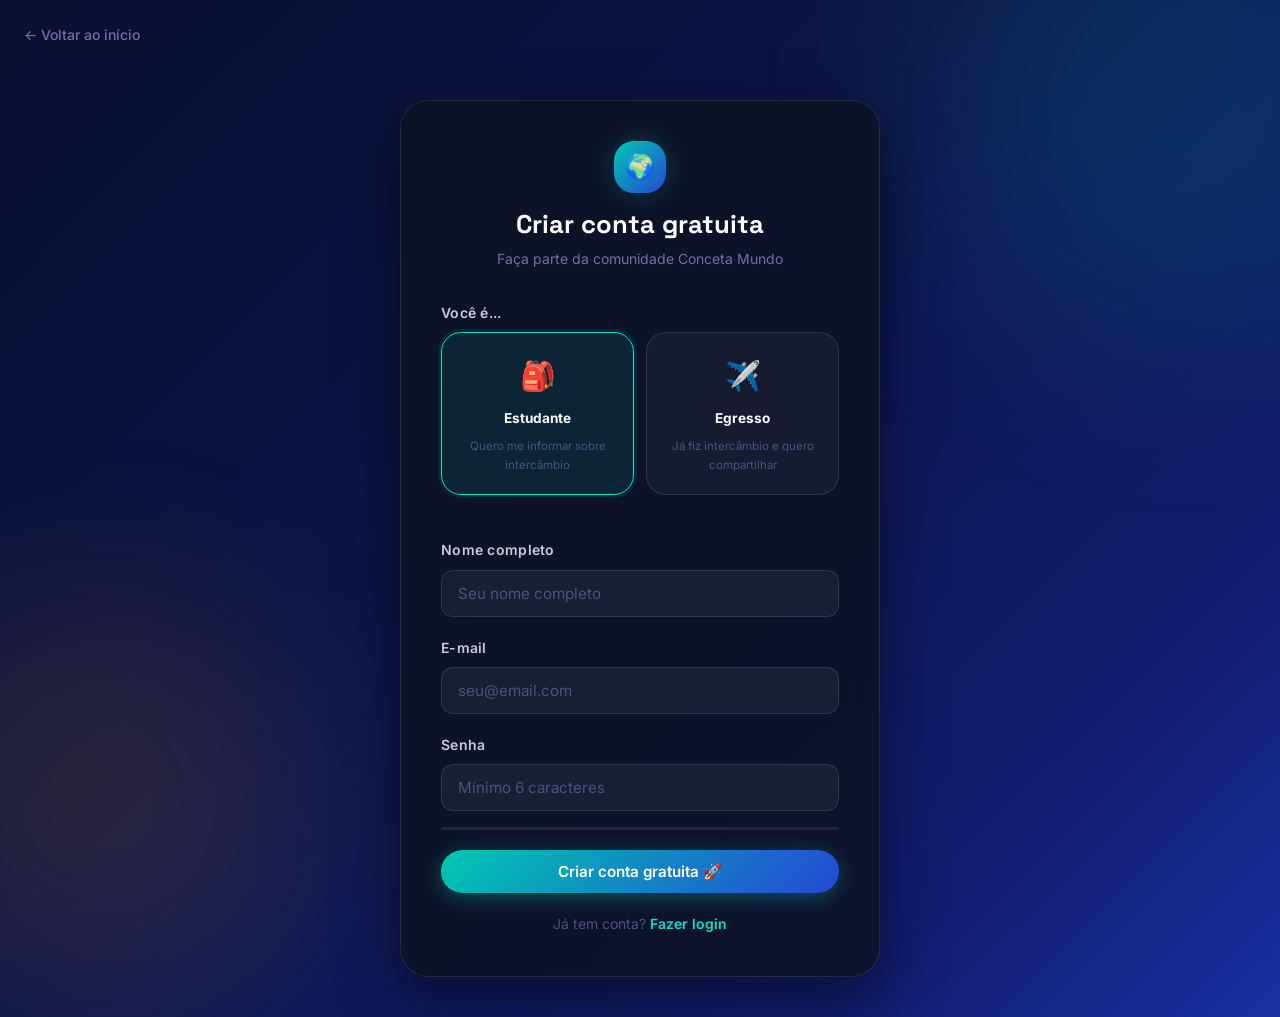
<file: Conceta Mundo/cadastro.html>
<!DOCTYPE html>
<html lang="pt-BR">
<head>
  <meta charset="UTF-8">
  <meta name="viewport" content="width=device-width, initial-scale=1.0">
  <title>Criar Conta — Conceta Mundo</title>
  <meta name="description" content="Crie sua conta gratuita e faça parte da comunidade Conceta Mundo.">
  <link rel="stylesheet" href="css/main.css">
  <style>
    body {
      min-height: 100vh;
      background: var(--gradient-hero);
      display: flex;
      align-items: flex-start;
      justify-content: center;
      padding: var(--space-10) var(--space-6);
      position: relative;
      overflow-x: hidden;
    }

    .auth-orb { position: fixed; border-radius: 50%; filter: blur(100px); opacity: 0.12; pointer-events: none; }
    .auth-orb-1 { width: 500px; height: 500px; background: var(--teal-500); top: -150px; right: -150px; }
    .auth-orb-2 { width: 400px; height: 400px; background: var(--amber-500); bottom: -100px; left: -100px; }

    .auth-card {
      background: rgba(14,18,36,0.85);
      backdrop-filter: blur(24px);
      -webkit-backdrop-filter: blur(24px);
      border: 1px solid rgba(255,255,255,0.09);
      border-radius: var(--radius-xl);
      padding: var(--space-10);
      width: 100%;
      max-width: 480px;
      box-shadow: var(--shadow-lg);
      position: relative;
      z-index: 1;
      animation: fadeIn 0.5s ease;
      margin-top: 60px;
    }

    .auth-logo { text-align: center; margin-bottom: var(--space-8); }
    .auth-logo-icon {
      width: 52px; height: 52px;
      background: var(--gradient-teal);
      border-radius: var(--radius-lg);
      display: flex; align-items: center; justify-content: center;
      font-size: 1.5rem; margin: 0 auto var(--space-4);
      box-shadow: var(--shadow-glow-teal);
    }

    .auth-title { font-size: 1.6rem; font-weight: 800; color: var(--white); margin-bottom: var(--space-2); }
    .auth-subtitle { font-size: 0.875rem; color: var(--gray-400); }

    .role-selector {
      display: grid;
      grid-template-columns: 1fr 1fr;
      gap: var(--space-3);
      margin-bottom: var(--space-6);
    }

    .role-option {
      position: relative;
      cursor: pointer;
    }

    .role-option input { position: absolute; opacity: 0; width: 0; height: 0; }

    .role-label {
      display: flex;
      flex-direction: column;
      align-items: center;
      gap: var(--space-2);
      padding: var(--space-5) var(--space-4);
      background: rgba(255,255,255,0.04);
      border: 1.5px solid rgba(255,255,255,0.1);
      border-radius: var(--radius-lg);
      transition: all var(--transition-base);
      text-align: center;
    }

    .role-option input:checked + .role-label {
      border-color: var(--teal-400);
      background: rgba(0,201,177,0.1);
      box-shadow: 0 0 0 3px rgba(0,201,177,0.1);
    }

    .role-emoji { font-size: 1.8rem; }
    .role-name { font-size: 0.85rem; font-weight: 700; color: var(--white); }
    .role-desc { font-size: 0.72rem; color: var(--gray-500); }

    .egresso-fields {
      background: rgba(0,201,177,0.04);
      border: 1px solid rgba(0,201,177,0.12);
      border-radius: var(--radius-lg);
      padding: var(--space-5);
      margin-bottom: var(--space-5);
      display: none;
    }

    .egresso-fields.visible { display: block; animation: fadeIn 0.3s ease; }

    .egresso-fields-title {
      font-size: 0.75rem;
      font-weight: 700;
      color: var(--teal-400);
      text-transform: uppercase;
      letter-spacing: 0.06em;
      margin-bottom: var(--space-4);
    }

    .form-row {
      display: grid;
      grid-template-columns: 1fr 1fr;
      gap: var(--space-4);
    }

    .auth-footer {
      text-align: center;
      margin-top: var(--space-5);
      font-size: 0.875rem;
      color: var(--gray-500);
    }

    .auth-footer a { color: var(--teal-400); font-weight: 600; }

    .back-home {
      position: fixed; top: var(--space-6); left: var(--space-6);
      display: flex; align-items: center; gap: var(--space-2);
      color: var(--gray-400); font-size: 0.875rem; font-weight: 500;
      text-decoration: none; transition: color var(--transition-fast); z-index: 10;
    }
    .back-home:hover { color: var(--teal-400); }

    .password-strength {
      height: 3px;
      border-radius: 3px;
      margin-top: var(--space-2);
      background: rgba(255,255,255,0.08);
      overflow: hidden;
    }

    .password-strength-bar {
      height: 100%;
      border-radius: 3px;
      transition: all var(--transition-base);
      width: 0%;
    }

    .strength-weak { background: var(--coral-500); width: 33%; }
    .strength-medium { background: var(--amber-500); width: 66%; }
    .strength-strong { background: var(--teal-500); width: 100%; }
  </style>
</head>
<body>
  <div class="auth-orb auth-orb-1"></div>
  <div class="auth-orb auth-orb-2"></div>

  <a href="index.html" class="back-home">← Voltar ao início</a>

  <div class="auth-card">
    <div class="auth-logo">
      <div class="auth-logo-icon">🌍</div>
      <h1 class="auth-title">Criar conta gratuita</h1>
      <p class="auth-subtitle">Faça parte da comunidade Conceta Mundo</p>
    </div>

    <!-- Seleção de Papel -->
    <div class="form-group">
      <label class="form-label">Você é...</label>
      <div class="role-selector">
        <label class="role-option">
          <input type="radio" name="papel" value="estudante" id="rolEstudante" checked>
          <div class="role-label">
            <span class="role-emoji">🎒</span>
            <span class="role-name">Estudante</span>
            <span class="role-desc">Quero me informar sobre intercâmbio</span>
          </div>
        </label>
        <label class="role-option">
          <input type="radio" name="papel" value="egresso" id="rolEgresso">
          <div class="role-label">
            <span class="role-emoji">✈️</span>
            <span class="role-name">Egresso</span>
            <span class="role-desc">Já fiz intercâmbio e quero compartilhar</span>
          </div>
        </label>
      </div>
    </div>

    <form id="cadastroForm" novalidate>
      <div class="form-group">
        <label class="form-label" for="nome">Nome completo</label>
        <input type="text" id="nome" class="form-input" placeholder="Seu nome completo" autocomplete="name" required>
        <span class="form-error" id="nomeError">Nome obrigatório.</span>
      </div>

      <div class="form-group">
        <label class="form-label" for="email">E-mail</label>
        <input type="email" id="email" class="form-input" placeholder="seu@email.com" autocomplete="email" required>
        <span class="form-error" id="emailError">E-mail inválido.</span>
      </div>

      <div class="form-group">
        <label class="form-label" for="senha">Senha</label>
        <input type="password" id="senha" class="form-input" placeholder="Mínimo 6 caracteres" autocomplete="new-password" required>
        <div class="password-strength">
          <div class="password-strength-bar" id="strengthBar"></div>
        </div>
        <span class="form-error" id="senhaError">Senha deve ter no mínimo 6 caracteres.</span>
      </div>

      <!-- Campos de Egresso -->
      <div class="egresso-fields" id="egressoFields">
        <div class="egresso-fields-title">✈️ Sua experiência de intercâmbio</div>

        <div class="form-row">
          <div class="form-group" style="margin-bottom:0">
            <label class="form-label" for="pais">País</label>
            <select id="pais" class="form-select form-input">
              <option value="">Selecione...</option>
              <option value="Irlanda">🇮🇪 Irlanda</option>
              <option value="Canadá">🇨🇦 Canadá</option>
              <option value="Portugal">🇵🇹 Portugal</option>
              <option value="Alemanha">🇩🇪 Alemanha</option>
              <option value="França">🇫🇷 França</option>
              <option value="Espanha">🇪🇸 Espanha</option>
            </select>
          </div>
          <div class="form-group" style="margin-bottom:0">
            <label class="form-label" for="ano">Ano</label>
            <select id="ano" class="form-select form-input">
              <option value="">Selecione...</option>
              <option value="2024">2024</option>
              <option value="2023">2023</option>
              <option value="2022">2022</option>
              <option value="2021">2021</option>
              <option value="2020">2020</option>
            </select>
          </div>
        </div>

        <div class="form-group" style="margin-top: var(--space-4)">
          <label class="form-label" for="cidade">Cidade onde ficou</label>
          <input type="text" id="cidade" class="form-input" placeholder="Ex: Dublin, Toronto...">
        </div>
      </div>

      <span class="form-error" id="globalError" style="display:none; margin-bottom: var(--space-4);"></span>

      <button type="submit" class="btn btn-primary btn-full" id="btnCadastro">
        <span id="btnCadastroText">Criar conta gratuita 🚀</span>
        <div class="spinner" id="cadastroSpinner" style="display:none"></div>
      </button>
    </form>

    <div class="auth-footer">
      Já tem conta? <a href="login.html">Fazer login</a>
    </div>
  </div>

  <script src="js/auth.js"></script>
  <script src="js/data.js"></script>
  <script src="js/main.js"></script>
  <script>
    Auth.redirectIfLoggedIn('dashboard.html');

    // Toggle campos de egresso
    document.querySelectorAll('input[name="papel"]').forEach(radio => {
      radio.addEventListener('change', function() {
        const fields = document.getElementById('egressoFields');
        fields.classList.toggle('visible', this.value === 'egresso');
      });
    });

    // Força de senha
    document.getElementById('senha').addEventListener('input', function() {
      const bar = document.getElementById('strengthBar');
      const len = this.value.length;
      bar.className = 'password-strength-bar';
      if (len === 0) { bar.style.width = '0'; return; }
      if (len < 6) bar.classList.add('strength-weak');
      else if (len < 10) bar.classList.add('strength-medium');
      else bar.classList.add('strength-strong');
    });

    // Submit
    document.getElementById('cadastroForm').addEventListener('submit', function(e) {
      e.preventDefault();
      const papel = document.querySelector('input[name="papel"]:checked').value;
      const nome = document.getElementById('nome').value.trim();
      const email = document.getElementById('email').value.trim();
      const senha = document.getElementById('senha').value;
      const globalError = document.getElementById('globalError');

      // Esconde erros
      document.querySelectorAll('.form-error').forEach(el => el.classList.remove('visible'));
      globalError.style.display = 'none';

      let valid = true;
      if (!nome) { document.getElementById('nomeError').classList.add('visible'); valid = false; }
      if (!email || !email.includes('@')) { document.getElementById('emailError').classList.add('visible'); valid = false; }
      if (senha.length < 6) { document.getElementById('senhaError').classList.add('visible'); valid = false; }
      if (!valid) return;

      // Loading
      document.getElementById('btnCadastroText').style.display = 'none';
      document.getElementById('cadastroSpinner').style.display = 'block';
      document.getElementById('btnCadastro').disabled = true;

      setTimeout(() => {
        const dados = {
          nome, email, senha, papel,
          pais: document.getElementById('pais')?.value || null,
          ano: document.getElementById('ano')?.value || null,
          cidade: document.getElementById('cidade')?.value || null,
        };

        const result = Auth.register(dados);
        if (result.ok) {
          Toast.success('Conta criada com sucesso! 🎉');
          setTimeout(() => window.location.href = 'dashboard.html', 900);
        } else {
          globalError.textContent = result.error;
          globalError.style.display = 'block';
          document.getElementById('btnCadastroText').style.display = 'inline';
          document.getElementById('cadastroSpinner').style.display = 'none';
          document.getElementById('btnCadastro').disabled = false;
        }
      }, 700);
    });
  </script>
</body>
</html>
</file>
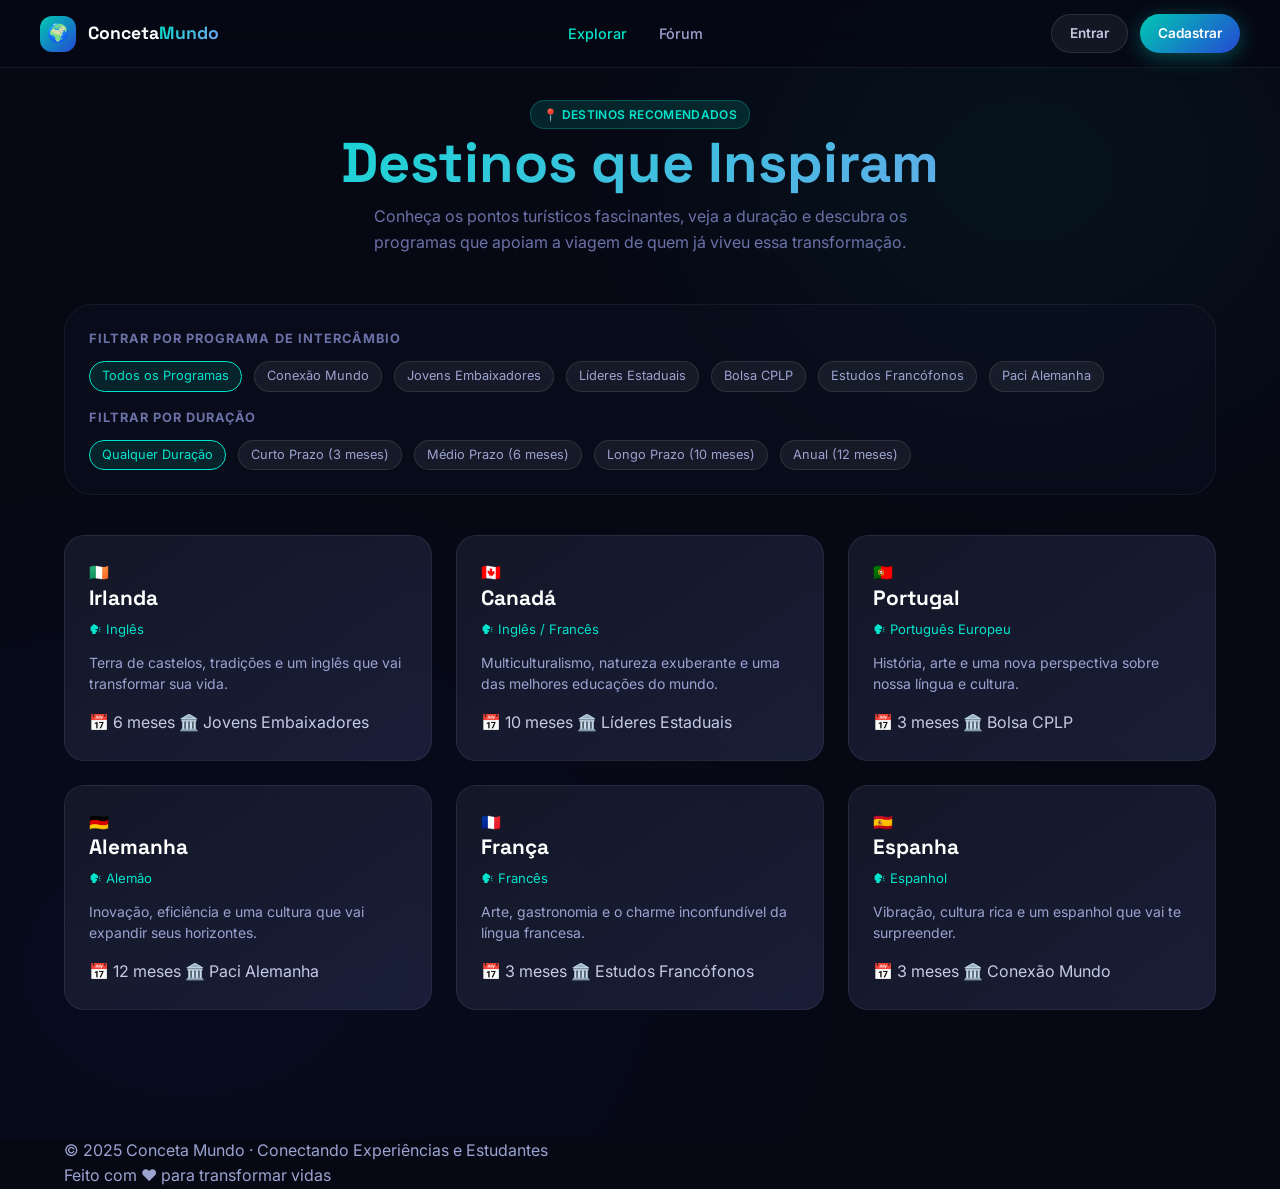
<file: Conceta Mundo/explorar.html>
<!DOCTYPE html>
<html lang="pt-BR">
<head>
  <meta charset="UTF-8">
  <meta name="viewport" content="width=device-width, initial-scale=1.0">
  <title>Explorar Destinos — Conceta Mundo</title>
  <meta name="description" content="Descubra destinos incríveis de intercâmbio, veja fotos de pontos turísticos fascinantes, e conheça os programas parceiros.">
  <link rel="stylesheet" href="css/main.css">
  <style>
    /* ── Estilos do Explorador de Destinos ── */
    .explore-container {
      padding-top: 100px;
      padding-bottom: var(--space-20);
      min-height: 100vh;
      background: radial-gradient(ellipse 50% 45% at 80% 15%, rgba(0,201,177,0.06) 0%, transparent 70%),
                  radial-gradient(ellipse 65% 55% at 15% 85%, rgba(36,72,212,0.06) 0%, transparent 80%);
    }

    .explore-header {
      text-align: center;
      margin-bottom: var(--space-12);
    }

    /* Barra de filtros */
    .filter-section {
      background: rgba(14, 18, 36, 0.4);
      border: 1px solid rgba(255,255,255,0.06);
      border-radius: var(--radius-xl);
      padding: var(--space-6);
      margin-bottom: var(--space-10);
      backdrop-filter: blur(10px);
    }

    .filter-label {
      font-size: 0.8rem;
      text-transform: uppercase;
      letter-spacing: 0.08em;
      color: var(--gray-400);
      margin-bottom: var(--space-3);
      font-weight: 700;
    }

    .filter-group {
      display: flex;
      flex-wrap: wrap;
      gap: var(--space-3);
      margin-bottom: var(--space-4);
    }

    .filter-group:last-child {
      margin-bottom: 0;
    }

    /* Grid de Destinos */
    .explore-grid {
      display: grid;
      grid-template-columns: repeat(3, 1fr);
      gap: var(--space-6);
      margin-bottom: var(--space-12);
    }

    @media (max-width: 992px) {
      .explore-grid {
        grid-template-columns: repeat(2, 1fr);
      }
    }

    @media (max-width: 650px) {
      .explore-grid {
        grid-template-columns: 1fr;
      }
    }

    /* Detalhes do Destino Expandido */
    .details-view {
      display: none;
      background: rgba(14, 18, 36, 0.85);
      border: 1px solid rgba(0,201,177,0.2);
      border-radius: var(--radius-xl);
      padding: var(--space-8);
      margin-bottom: var(--space-10);
      box-shadow: var(--shadow-glow-teal), var(--shadow-lg);
      backdrop-filter: blur(20px);
      animation: fadeIn 0.4s ease;
    }

    .details-header {
      display: flex;
      justify-content: space-between;
      align-items: flex-start;
      margin-bottom: var(--space-6);
      border-bottom: 1px solid rgba(255,255,255,0.08);
      padding-bottom: var(--space-4);
    }

    .details-title-area {
      display: flex;
      align-items: center;
      gap: var(--space-4);
    }

    .details-flag {
      font-size: 3rem;
    }

    .details-info-grid {
      display: grid;
      grid-template-columns: repeat(3, 1fr);
      gap: var(--space-6);
      margin-bottom: var(--space-8);
    }

    @media (max-width: 768px) {
      .details-info-grid {
        grid-template-columns: 1fr;
        gap: var(--space-4);
      }
    }

    .details-info-card {
      background: rgba(255,255,255,0.02);
      border: 1px solid rgba(255,255,255,0.05);
      border-radius: var(--radius-md);
      padding: var(--space-4);
      text-align: center;
    }

    .details-info-val {
      font-family: var(--font-heading);
      font-size: 1.3rem;
      font-weight: 800;
      color: var(--white);
    }

    /* Galeria de Pontos Turísticos */
    .tourist-section {
      margin-top: var(--space-8);
    }

    .tourist-title {
      font-size: 1.4rem;
      margin-bottom: var(--space-5);
      text-align: center;
    }

    .tourist-grid {
      display: grid;
      grid-template-columns: repeat(2, 1fr);
      gap: var(--space-6);
    }

    @media (max-width: 768px) {
      .tourist-grid {
        grid-template-columns: 1fr;
      }
    }

    .tourist-card {
      background: rgba(6, 8, 20, 0.6);
      border: 1px solid rgba(255,255,255,0.05);
      border-radius: var(--radius-lg);
      overflow: hidden;
      transition: all var(--transition-base);
    }

    .tourist-card:hover {
      border-color: var(--teal-400);
      transform: translateY(-4px);
    }

    .tourist-img-wrapper {
      height: 220px;
      overflow: hidden;
      position: relative;
    }

    .tourist-img {
      width: 100%;
      height: 100%;
      object-fit: cover;
      transition: transform var(--transition-slow);
    }

    .tourist-card:hover .tourist-img {
      transform: scale(1.08);
    }

    .tourist-info {
      padding: var(--space-5);
    }

    .tourist-name {
      font-size: 1.1rem;
      font-weight: 700;
      color: var(--white);
      margin-bottom: var(--space-2);
    }

    .tourist-desc {
      font-size: 0.85rem;
      color: var(--gray-400);
      line-height: 1.5;
    }

    /* Área de Egressos/Mentores Disponíveis */
    .mentors-section {
      margin-top: var(--space-8);
      padding-top: var(--space-8);
      border-top: 1px solid rgba(255,255,255,0.08);
    }

    .mentors-section-title {
      font-size: 1.2rem;
      margin-bottom: var(--space-4);
      color: var(--white);
    }

    .mentors-grid {
      display: grid;
      grid-template-columns: repeat(2, 1fr);
      gap: var(--space-4);
    }

    @media (max-width: 768px) {
      .mentors-grid {
        grid-template-columns: 1fr;
      }
    }

    .mentor-explore-card {
      display: flex;
      align-items: center;
      justify-content: space-between;
      background: rgba(255,255,255,0.03);
      border: 1px solid rgba(255,255,255,0.05);
      border-radius: var(--radius-md);
      padding: var(--space-4);
      transition: border-color var(--transition-fast);
    }

    .mentor-explore-card:hover {
      border-color: rgba(0, 201, 177, 0.3);
    }

    .mentor-explore-info {
      display: flex;
      align-items: center;
      gap: var(--space-3);
    }
  </style>
</head>
<body>

<!-- ── Navbar ── -->
<nav class="navbar" id="navbar">
  <div class="nav-inner">
    <a href="index.html" class="nav-logo">
      <div class="nav-logo-icon">🌍</div>
      <span class="nav-logo-text">Conceta<span>Mundo</span></span>
    </a>

    <ul class="nav-links" id="navLinks">
      <li><a href="explorar.html" class="active">Explorar</a></li>
      <li><a href="forum.html">Fórum</a></li>
    </ul>

    <div class="nav-actions">
      <!-- Estado: visitante -->
      <div id="navGuestBtns" class="flex gap-3">
        <a href="login.html" class="btn btn-ghost btn-sm" id="btnNavLogin">Entrar</a>
        <a href="cadastro.html" class="btn btn-primary btn-sm" id="btnNavCadastro">Cadastrar</a>
      </div>

      <!-- Estado: logado -->
      <div id="navUserArea" class="dropdown" style="display:none">
        <button class="nav-avatar-btn" id="navAvatarBtn">
          <div class="avatar-placeholder avatar-sm" id="navAvatarEl" style="font-size:0.7rem">?</div>
          <span id="navUserName">Usuário</span>
          <span>▾</span>
        </button>
        <div class="dropdown-menu" id="navDropdown">
          <a href="dashboard.html" class="dropdown-item">🏠 Dashboard</a>
          <a href="perfil.html" class="dropdown-item">👤 Meu Perfil</a>
          <div class="dropdown-divider"></div>
          <button class="dropdown-item danger" id="logoutBtn">🚪 Sair</button>
        </div>
      </div>
    </div>

    <button class="nav-toggle" id="navToggle" aria-label="Menu">
      <span></span><span></span><span></span>
    </button>
  </div>
</nav>

<!-- ── Container Principal do Explorador ── -->
<div class="explore-container">
  <div class="container">
    
    <header class="explore-header">
      <span class="badge badge-teal mb-3">📍 Destinos Recomendados</span>
      <h1 class="text-gradient mb-2" style="font-weight: 900;">Destinos que Inspiram</h1>
      <p style="color: var(--gray-400); max-width: 600px; margin: 0 auto;">
        Conheça os pontos turísticos fascinantes, veja a duração e descubra os programas que apoiam a viagem de quem já viveu essa transformação.
      </p>
    </header>

    <!-- Filtros -->
    <section class="filter-section">
      <div class="filter-label">Filtrar por Programa de Intercâmbio</div>
      <div class="filter-group" id="filterPrograms">
        <span class="tag active" onclick="filterBy('programa', '')">Todos os Programas</span>
        <span class="tag" onclick="filterBy('programa', 'Conexão Mundo')">Conexão Mundo</span>
        <span class="tag" onclick="filterBy('programa', 'Jovens Embaixadores')">Jovens Embaixadores</span>
        <span class="tag" onclick="filterBy('programa', 'Líderes Estaduais')">Líderes Estaduais</span>
        <span class="tag" onclick="filterBy('programa', 'Bolsa CPLP')">Bolsa CPLP</span>
        <span class="tag" onclick="filterBy('programa', 'Estudos Francófonos')">Estudos Francófonos</span>
        <span class="tag" onclick="filterBy('programa', 'Paci Alemanha')">Paci Alemanha</span>
      </div>

      <div class="filter-label" style="margin-top: 16px;">Filtrar por Duração</div>
      <div class="filter-group" id="filterDurations">
        <span class="tag active" onclick="filterBy('duracao', '')">Qualquer Duração</span>
        <span class="tag" onclick="filterBy('duracao', '3 meses')">Curto Prazo (3 meses)</span>
        <span class="tag" onclick="filterBy('duracao', '6 meses')">Médio Prazo (6 meses)</span>
        <span class="tag" onclick="filterBy('duracao', '10 meses')">Longo Prazo (10 meses)</span>
        <span class="tag" onclick="filterBy('duracao', '12 meses')">Anual (12 meses)</span>
      </div>
    </section>

    <!-- Visualização de Detalhes Expandidos (Oculto por padrão) -->
    <section class="details-view" id="detailsView">
      <div class="details-header">
        <div class="details-title-area">
          <span class="details-flag" id="detailFlag">🌍</span>
          <div>
            <h2 id="detailCountryName" style="font-weight: 800;">Nome do País</h2>
            <p id="detailSubtitle" style="color: var(--teal-400); font-weight: 600; font-size: 0.9rem;">Idioma · Capital</p>
          </div>
        </div>
        <button class="btn btn-secondary btn-sm" onclick="closeDetails()">Fechar Detalhes ×</button>
      </div>

      <div class="details-info-grid">
        <div class="details-info-card">
          <p style="font-size:0.75rem; color:var(--gray-500); text-transform:uppercase;">Duração</p>
          <div class="details-info-val" id="detailDuration">3 meses</div>
        </div>
        <div class="details-info-card">
          <p style="font-size:0.75rem; color:var(--gray-500); text-transform:uppercase;">Programa Viabilizador</p>
          <div class="details-info-val" id="detailProgram">Conexão Mundo</div>
        </div>
        <div class="details-info-card">
          <p style="font-size:0.75rem; color:var(--gray-500); text-transform:uppercase;">Idioma Oficial</p>
          <div class="details-info-val" id="detailLang">Espanhol</div>
        </div>
      </div>

      <p id="detailDescText" style="font-size: 1.05rem; color: var(--gray-200); line-height: 1.6; margin-bottom: 24px; text-align: center;">
        Descrição do destino aqui.
      </p>

      <!-- Galeria de Pontos Turísticos -->
      <div class="tourist-section">
        <h3 class="tourist-title text-gradient">📸 Pontos Turísticos Para te Inspirar</h3>
        <div class="tourist-grid" id="touristGrid">
          <!-- Renderizado dinamicamente -->
        </div>
      </div>

      <!-- Egressos Relacionados -->
      <div class="mentors-section">
        <h3 class="mentors-section-title">👥 Egressos conectados a este país:</h3>
        <div class="mentors-grid" id="mentorsGrid">
          <!-- Renderizado dinamicamente -->
        </div>
      </div>
    </section>

    <!-- Grid de Cards de Países -->
    <main class="explore-grid" id="exploreGrid">
      <!-- Cards renderizados dinamicamente -->
    </main>

  </div>
</div>

<!-- ── Footer ── -->
<footer>
  <div class="container">
    <div class="footer-bottom" style="border-top:none; padding-top:0">
      <p>© 2025 Conceta Mundo · Conectando Experiências e Estudantes</p>
      <p>Feito com ❤️ para transformar vidas</p>
    </div>
  </div>
</footer>

<script src="js/auth.js"></script>
<script src="js/data.js"></script>
<script src="js/main.js"></script>
<script>
  // Banco de Dados Local de Pontos Turísticos
  const TOURIST_SPOTS = {
    'Irlanda': [
      { name: 'Cliffs of Moher', desc: 'Penhascos majestosos esculpidos pelo vento e pelo mar que oferecem vistas infinitas sobre o oceano Atlântico.', img: 'https://images.unsplash.com/photo-1488114674916-24e5d66579b1?w=600&auto=format&fit=crop&q=80' },
      { name: 'Temple Bar (Dublin)', desc: 'As famosas ruas de paralelepípedo com pubs históricos que ecoam música celta vibrante o dia inteiro.', img: 'https://images.unsplash.com/photo-1549918838-750729ae6f76?w=600&auto=format&fit=crop&q=80' }
    ],
    'Canadá': [
      { name: 'Niagara Falls', desc: 'Uma queda d\'água estrondosa e de tirar o fôlego na fronteira canadense, cercada por uma névoa lendária.', img: 'https://images.unsplash.com/photo-1490642914619-7955a3fd483c?w=600&auto=format&fit=crop&q=80' },
      { name: 'CN Tower (Toronto)', desc: 'A colossal torre de comunicações que define a silhueta moderna de Toronto, com mirantes sobre o lago Ontário.', img: 'https://images.unsplash.com/photo-1507992781348-31024bae75f1?w=600&auto=format&fit=crop&q=80' }
    ],
    'Portugal': [
      { name: 'Torre de Belém (Lisboa)', desc: 'Monumento histórico de arquitetura manuelina erguido nas águas do Tejo, símbolo das Grandes Navegações.', img: 'https://images.unsplash.com/photo-1509840841025-9088ba78a826?w=600&auto=format&fit=crop&q=80' },
      { name: 'Elétrico 28', desc: 'O charmoso bonde elétrico amarelo que serpenteia as colinas íngremes e rústicas do bairro de Alfama.', img: 'https://images.unsplash.com/photo-1555992336-03a23c7b20eb?w=600&auto=format&fit=crop&q=80' }
    ],
    'Alemanha': [
      { name: 'Portão de Brandemburgo', desc: 'O monumental símbolo histórico de Berlim, palco de grandes acontecimentos e da reunificação alemã.', img: 'https://images.unsplash.com/photo-1599946347371-68eb71b16afc?w=600&auto=format&fit=crop&q=80' },
      { name: 'Castelo de Neuschwanstein', desc: 'O espetacular castelo de conto de fadas que inspirou a Disney, aninhado entre os picos verdes dos Alpes Bávaros.', img: 'https://images.unsplash.com/photo-1464822759023-fed622ff2c3b?w=600&auto=format&fit=crop&q=80' }
    ],
    'França': [
      { name: 'Torre Eiffel (Paris)', desc: 'A icônica gigante de ferro brilhando sobre a Cidade Luz, com vistas de tirar o fôlego da colina de Montmartre.', img: 'https://images.unsplash.com/photo-1502602898657-3e91760cbb34?w=600&auto=format&fit=crop&q=80' },
      { name: 'Museu do Louvre', desc: 'A pirâmide de vidro futurista que serve de portal para o maior acervo histórico e artístico do planeta.', img: 'https://images.unsplash.com/photo-1569084024859-4b8c81204f97?w=600&auto=format&fit=crop&q=80' }
    ],
    'Espanha': [
      { name: 'Basílica da Sagrada Família', desc: 'O incrível templo modernista de Antoni Gaudí que desafia a gravidade com suas formas orgânicas e torres exuberantes.', img: 'https://images.unsplash.com/photo-1583779457094-0aaec25a6918?w=600&auto=format&fit=crop&q=80' },
      { name: 'Parque Güell (Barcelona)', desc: 'Um parque mágico repleto de esculturas coloridas de azulejos e mirantes que oferecem panoramas lindos do mar.', img: 'https://images.unsplash.com/photo-1523531294919-4bea7c65e894?w=600&auto=format&fit=crop&q=80' }
    ]
  };

  let filterState = {
    programa: '',
    duracao: ''
  };

  document.addEventListener('DOMContentLoaded', () => {
    renderGrid();

    // Abre direto se tiver query param na URL
    const queryPais = UI.getParam('pais');
    if (queryPais) {
      const target = DB.Destinations.getByPais(queryPais);
      if (target) {
        showDetails(target.id);
      }
    }
  });

  // Renderização principal do grid
  function renderGrid() {
    const destinations = DB.Destinations.getAll();
    const grid = document.getElementById('exploreGrid');

    const filtered = destinations.filter(d => {
      const matchProgram = !filterState.programa || d.programa === filterState.programa;
      const matchDuration = !filterState.duracao || d.duracao === filterState.duracao;
      return matchProgram && matchDuration;
    });

    if (filtered.length === 0) {
      grid.innerHTML = `
        <div class="empty-state" style="grid-column: 1/-1;">
          <div class="empty-state-icon">🌍</div>
          <p>Nenhum destino atende aos filtros aplicados.</p>
        </div>
      `;
      return;
    }

    grid.innerHTML = filtered.map(d => `
      <div class="card dest-card" onclick="showDetails('${d.id}')" style="cursor:pointer;">
        <div class="dest-flag">${d.bandeira}</div>
        <h3 class="dest-country" style="font-size:1.3rem; margin-bottom: var(--space-2);">${d.pais}</h3>
        <div class="dest-lang" style="font-size:0.82rem; color:var(--teal-400); margin-bottom:var(--space-3)">🗣 ${d.idioma}</div>
        <p class="dest-desc" style="font-size:0.875rem; line-height:1.5; margin-bottom: var(--space-4);">${d.descricao}</p>
        <div class="dest-meta">
          <span class="dest-meta-item">📅 ${d.duracao}</span>
          <span class="dest-meta-item">🏛️ ${d.programa}</span>
        </div>
      </div>
    `).join('');
  }

  // Filtragem dinâmica
  function filterBy(type, val) {
    // Altera o estado do filtro
    filterState[type] = val;

    // Atualiza tags ativas no HTML correspondente
    const containerId = type === 'programa' ? 'filterPrograms' : 'filterDurations';
    const tags = document.querySelectorAll(`#${containerId} .tag`);
    
    tags.forEach(tag => {
      const onclickAttr = tag.getAttribute('onclick');
      if (onclickAttr && onclickAttr.includes(`'${val}'`)) {
        tag.classList.add('active');
      } else {
        tag.classList.remove('active');
      }
    });

    renderGrid();
    closeDetails(); // Fecha painel de detalhes antigo
  }

  // Abre painel de detalhes do destino selecionado
  function showDetails(id) {
    const d = DB.Destinations.getById(id);
    if (!d) return;

    // Scroll suave para a seção de detalhes
    document.getElementById('detailsView').style.display = 'block';
    UI.scrollTo('#detailsView');

    // Insere dados no cabeçalho e informações
    document.getElementById('detailFlag').textContent = d.bandeira;
    document.getElementById('detailCountryName').textContent = d.pais;
    document.getElementById('detailSubtitle').textContent = `🗣 ${d.idioma} · 📍 Capital: ${d.capital}`;
    document.getElementById('detailDuration').textContent = d.duracao;
    document.getElementById('detailProgram').textContent = d.programa;
    document.getElementById('detailLang').textContent = d.idioma;
    document.getElementById('detailDescText').textContent = d.descricao;

    // Renderiza Galeria de Pontos Turísticos
    const touristGrid = document.getElementById('touristGrid');
    const spots = TOURIST_SPOTS[d.pais] || [];

    if (spots.length === 0) {
      touristGrid.innerHTML = '<p style="grid-column: 1/-1; text-align:center; color:var(--gray-500)">Nenhum ponto turístico cadastrado para este país.</p>';
    } else {
      touristGrid.innerHTML = spots.map(s => `
        <div class="tourist-card">
          <div class="tourist-img-wrapper">
            <img src="${s.img}" alt="${s.name}" class="tourist-img">
          </div>
          <div class="tourist-info">
            <h4 class="tourist-name">${s.name}</h4>
            <p class="tourist-desc">${s.desc}</p>
          </div>
        </div>
      `).join('');
    }

    // Renderiza Egressos Recomendados
    const mentorsGrid = document.querySelector('.mentors-grid');
    const allUsers = Auth.getUsers();
    // Filtra usuários egressos associados a este país
    const relevantMentors = allUsers.filter(u => u.papel === 'egresso' && u.pais === d.pais);

    if (relevantMentors.length === 0) {
      mentorsGrid.innerHTML = '<p style="grid-column: 1/-1; font-size:0.85rem; color:var(--gray-500);">Nenhum egresso desse país cadastrado na rede no momento.</p>';
    } else {
      mentorsGrid.innerHTML = relevantMentors.map(m => `
        <div class="mentor-explore-card">
          <div class="mentor-explore-info">
            ${UI.renderAvatar(m, 'sm')}
            <div>
              <h5 style="font-size:0.9rem; color:var(--white);">${m.nome}</h5>
              <p style="font-size:0.75rem; color:var(--gray-400)">Cidade: ${m.cidade || 'Não informada'} · Ano: ${m.ano || 'N/A'}</p>
            </div>
          </div>
          <button class="btn btn-primary btn-sm" onclick="redirectToConnect('${m.id}')">Conectar</button>
        </div>
      `).join('');
    }
  }

  // Fecha painel de detalhes
  function closeDetails() {
    document.getElementById('detailsView').style.display = 'none';
  }

  // Redireciona para conexão no perfil
  function redirectToConnect(mentorId) {
    window.location.href = `perfil.html?connectWith=${mentorId}`;
  }
</script>
</body>
</html>
</file>
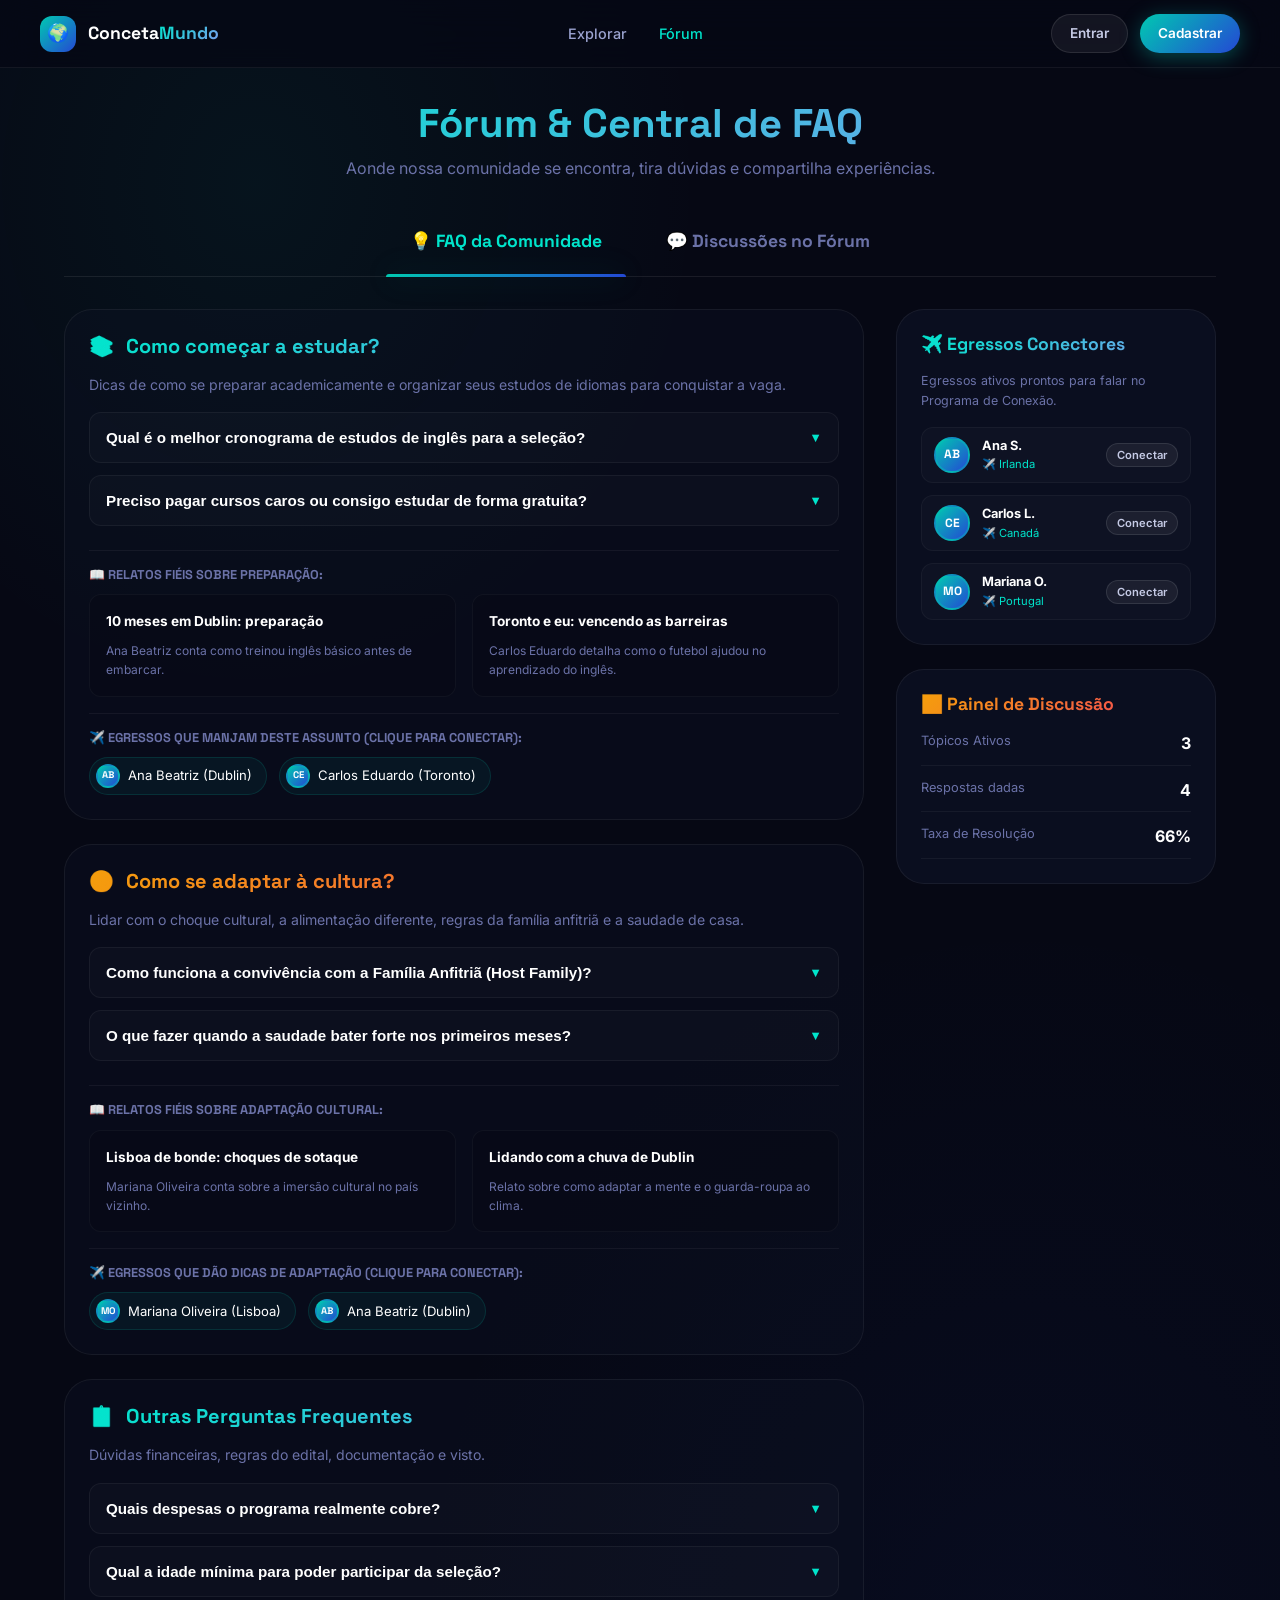
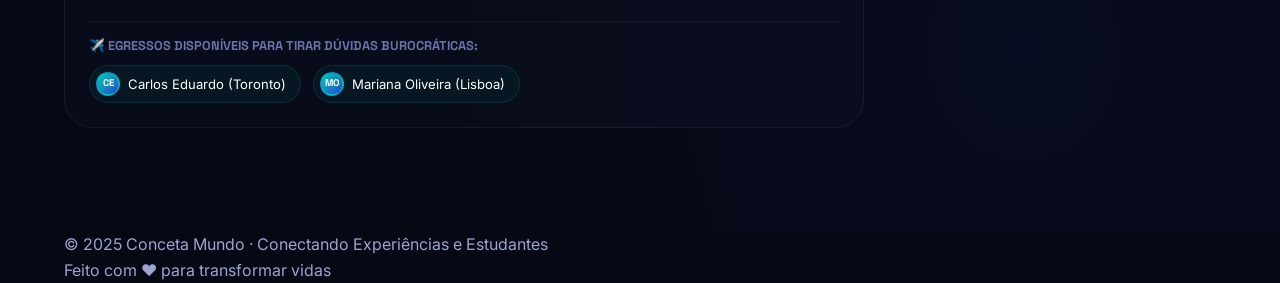
<file: Conceta Mundo/forum.html>
<!DOCTYPE html>
<html lang="pt-BR">
<head>
  <meta charset="UTF-8">
  <meta name="viewport" content="width=device-width, initial-scale=1.0">
  <title>Fórum & FAQ — Conceta Mundo</title>
  <meta name="description" content="Tire suas dúvidas, veja as perguntas frequentes sobre intercâmbio e fale com egressos da comunidade.">
  <link rel="stylesheet" href="css/main.css">
  <style>
    /* ── Estilos Exclusivos do Fórum & FAQ ── */
    .forum-container {
      padding-top: 100px;
      padding-bottom: var(--space-20);
      min-height: 100vh;
      background: radial-gradient(ellipse 50% 40% at 20% 10%, rgba(0,201,177,0.06) 0%, transparent 70%),
                  radial-gradient(ellipse 60% 50% at 80% 90%, rgba(36,72,212,0.06) 0%, transparent 80%);
    }

    /* Header e Tabs */
    .forum-header {
      text-align: center;
      margin-bottom: var(--space-10);
    }

    .tab-bar {
      display: flex;
      justify-content: center;
      gap: var(--space-4);
      margin-bottom: var(--space-8);
      border-bottom: 1px solid rgba(255,255,255,0.08);
      padding-bottom: var(--space-4);
    }

    .tab-btn {
      background: none;
      border: none;
      color: var(--gray-400);
      font-family: var(--font-heading);
      font-size: 1.1rem;
      font-weight: 700;
      padding: 8px 24px;
      cursor: pointer;
      position: relative;
      transition: color var(--transition-fast);
    }

    .tab-btn:hover {
      color: var(--white);
    }

    .tab-btn.active {
      color: var(--teal-400);
    }

    .tab-btn.active::after {
      content: '';
      position: absolute;
      bottom: -17px;
      left: 0;
      right: 0;
      height: 3px;
      background: var(--gradient-teal);
      border-radius: 3px 3px 0 0;
      box-shadow: var(--shadow-glow-teal);
    }

    /* Layout de Grid */
    .forum-grid {
      display: grid;
      grid-template-columns: 2.5fr 1fr;
      gap: var(--space-8);
    }

    @media (max-width: 992px) {
      .forum-grid {
        grid-template-columns: 1fr;
      }
    }

    /* Accordions de FAQ */
    .faq-topic-section {
      background: rgba(14, 18, 36, 0.4);
      border: 1px solid rgba(255,255,255,0.06);
      border-radius: var(--radius-xl);
      padding: var(--space-6);
      margin-bottom: var(--space-6);
    }

    .faq-topic-title {
      font-size: 1.25rem;
      font-weight: 800;
      margin-bottom: var(--space-4);
      display: flex;
      align-items: center;
      gap: var(--space-3);
    }

    .faq-accordion {
      display: flex;
      flex-direction: column;
      gap: var(--space-3);
      margin-bottom: var(--space-6);
    }

    .faq-item {
      background: rgba(255, 255, 255, 0.02);
      border: 1px solid rgba(255, 255, 255, 0.05);
      border-radius: var(--radius-md);
      overflow: hidden;
      transition: all var(--transition-base);
    }

    .faq-item:hover {
      border-color: rgba(0, 201, 177, 0.2);
      background: rgba(255, 255, 255, 0.04);
    }

    .faq-trigger {
      width: 100%;
      padding: var(--space-4);
      background: none;
      border: none;
      color: var(--white);
      text-align: left;
      font-weight: 600;
      font-size: 0.95rem;
      cursor: pointer;
      display: flex;
      justify-content: space-between;
      align-items: center;
      gap: var(--space-4);
    }

    .faq-trigger span.icon {
      font-size: 0.8rem;
      transition: transform var(--transition-base);
      color: var(--teal-400);
    }

    .faq-item.open .faq-trigger span.icon {
      transform: rotate(180deg);
    }

    .faq-content {
      padding: 0 var(--space-4) var(--space-4);
      font-size: 0.88rem;
      color: var(--gray-300);
      line-height: 1.6;
      display: none;
      border-top: 1px solid rgba(255,255,255,0.03);
      padding-top: var(--space-3);
    }

    .faq-item.open .faq-content {
      display: block;
    }

    /* Relatos Recomendados no FAQ */
    .faq-section-stories {
      border-top: 1px solid rgba(255, 255, 255, 0.05);
      padding-top: var(--space-4);
      margin-top: var(--space-4);
    }

    .faq-stories-grid {
      display: grid;
      grid-template-columns: 1fr 1fr;
      gap: var(--space-4);
    }

    @media (max-width: 600px) {
      .faq-stories-grid {
        grid-template-columns: 1fr;
      }
    }

    .faq-story-mini-card {
      background: rgba(6, 8, 20, 0.5);
      border: 1px solid rgba(255, 255, 255, 0.04);
      border-radius: var(--radius-md);
      padding: var(--space-4);
      cursor: pointer;
      transition: all var(--transition-base);
      display: flex;
      flex-direction: column;
      justify-content: space-between;
      gap: var(--space-2);
    }

    .faq-story-mini-card:hover {
      border-color: var(--teal-500);
      transform: translateY(-2px);
    }

    /* Egressos Recomendados no FAQ */
    .faq-section-mentors {
      border-top: 1px solid rgba(255, 255, 255, 0.05);
      padding-top: var(--space-4);
      margin-top: var(--space-4);
    }

    .faq-mentors-list {
      display: flex;
      flex-wrap: wrap;
      gap: var(--space-3);
    }

    .faq-mentor-pill {
      background: rgba(0, 201, 177, 0.06);
      border: 1px solid rgba(0, 201, 177, 0.15);
      border-radius: var(--radius-full);
      padding: 6px 14px 6px 6px;
      display: flex;
      align-items: center;
      gap: var(--space-2);
      font-size: 0.82rem;
      color: var(--white);
      transition: all var(--transition-fast);
      cursor: pointer;
    }

    .faq-mentor-pill:hover {
      background: rgba(0, 201, 177, 0.12);
      border-color: var(--teal-400);
      transform: scale(1.03);
    }

    /* Buscador e Postagens no Fórum */
    .forum-actions-bar {
      display: flex;
      gap: var(--space-4);
      margin-bottom: var(--space-6);
      flex-wrap: wrap;
    }

    .forum-search-input {
      flex: 1;
      min-width: 240px;
    }

    .category-filter-list {
      display: flex;
      gap: var(--space-2);
      flex-wrap: wrap;
      margin-bottom: var(--space-6);
    }

    /* Card de Pergunta do Fórum */
    .forum-list {
      display: flex;
      flex-direction: column;
      gap: var(--space-4);
    }

    /* Modal Fazer Pergunta */
    .ask-modal {
      position: fixed;
      inset: 0;
      background: rgba(6, 8, 20, 0.85);
      backdrop-filter: blur(8px);
      z-index: 2000;
      display: none;
      align-items: center;
      justify-content: center;
      padding: var(--space-6);
      animation: fadeIn 0.3s ease;
    }

    .ask-modal.open { display: flex; }

    /* Pergunta Detalhada (Visualização expandida) */
    .question-detail-card {
      background: rgba(14, 18, 36, 0.85);
      border: 1px solid rgba(255,255,255,0.08);
      border-radius: var(--radius-xl);
      padding: var(--space-6);
      margin-bottom: var(--space-6);
    }

    .question-detail-header {
      display: flex;
      justify-content: space-between;
      align-items: center;
      margin-bottom: var(--space-4);
    }

    .responses-section {
      margin-top: var(--space-8);
    }

    .response-card {
      background: rgba(255, 255, 255, 0.02);
      border: 1px solid rgba(255,255,255,0.05);
      border-radius: var(--radius-lg);
      padding: var(--space-5);
      margin-bottom: var(--space-4);
    }

    /* Sidebar Egressos e Stats */
    .sidebar-widget {
      background: rgba(14, 18, 36, 0.7);
      border: 1px solid rgba(255,255,255,0.06);
      border-radius: var(--radius-xl);
      padding: var(--space-6);
      margin-bottom: var(--space-6);
    }
  </style>
</head>
<body>

<!-- ── Navbar ── -->
<nav class="navbar" id="navbar">
  <div class="nav-inner">
    <a href="index.html" class="nav-logo">
      <div class="nav-logo-icon">🌍</div>
      <span class="nav-logo-text">Conceta<span>Mundo</span></span>
    </a>

    <ul class="nav-links" id="navLinks">
      <li><a href="explorar.html">Explorar</a></li>
      <li><a href="forum.html" class="active">Fórum</a></li>
    </ul>

    <div class="nav-actions">
      <!-- Estado: visitante -->
      <div id="navGuestBtns" class="flex gap-3">
        <a href="login.html" class="btn btn-ghost btn-sm" id="btnNavLogin">Entrar</a>
        <a href="cadastro.html" class="btn btn-primary btn-sm" id="btnNavCadastro">Cadastrar</a>
      </div>

      <!-- Estado: logado -->
      <div id="navUserArea" class="dropdown" style="display:none">
        <button class="nav-avatar-btn" id="navAvatarBtn">
          <div class="avatar-placeholder avatar-sm" id="navAvatarEl" style="font-size:0.7rem">?</div>
          <span id="navUserName">Usuário</span>
          <span>▾</span>
        </button>
        <div class="dropdown-menu" id="navDropdown">
          <a href="dashboard.html" class="dropdown-item">🏠 Dashboard</a>
          <a href="perfil.html" class="dropdown-item">👤 Meu Perfil</a>
          <div class="dropdown-divider"></div>
          <button class="dropdown-item danger" id="logoutBtn">🚪 Sair</button>
        </div>
      </div>
    </div>

    <button class="nav-toggle" id="navToggle" aria-label="Menu">
      <span></span><span></span><span></span>
    </button>
  </div>
</nav>

<!-- ── Container Principal do Fórum & FAQ ── -->
<div class="forum-container">
  <div class="container">
    
    <header class="forum-header">
      <h1 class="text-gradient mb-2" style="font-size: 2.5rem; font-weight: 900;">Fórum & Central de FAQ</h1>
      <p style="color: var(--gray-400)">Aonde nossa comunidade se encontra, tira dúvidas e compartilha experiências.</p>
    </header>

    <!-- Barra de Abas (FAQ vs Fórum) -->
    <div class="tab-bar">
      <button class="tab-btn active" id="tabBtnFaq" onclick="switchTab('faq')">💡 FAQ da Comunidade</button>
      <button class="tab-btn" id="tabBtnForum" onclick="switchTab('forum')">💬 Discussões no Fórum</button>
    </div>

    <!-- Layout da Grade -->
    <div class="forum-grid">
      
      <!-- COLUNA PRINCIPAL -->
      <main class="forum-main-content">
        
        <!-- ==============================================
             ABA 1: FAQ DA COMUNIDADE (Tópicos solicitados)
             ============================================== -->
        <section id="faqView">
          
          <!-- TÓPICO 1: COMO COMEÇAR A ESTUDAR -->
          <div class="faq-topic-section">
            <h2 class="faq-topic-title text-gradient">
              <span>📚</span> Como começar a estudar?
            </h2>
            <p style="font-size: 0.88rem; color:var(--gray-400); margin-bottom: var(--space-4);">
              Dicas de como se preparar academicamente e organizar seus estudos de idiomas para conquistar a vaga.
            </p>

            <div class="faq-accordion">
              <div class="faq-item">
                <button class="faq-trigger" onclick="toggleFaq(this)">
                  Qual é o melhor cronograma de estudos de inglês para a seleção?
                  <span class="icon">▼</span>
                </button>
                <div class="faq-content">
                  Para passar nas entrevistas de seleção de intercâmbio, o foco principal deve ser a conversação e compreensão auditiva. Egressos recomendam criar um cronograma dividindo 3 dias de escuta (podcasts e vídeos) e 2 dias de prática ativa de escrita de redações sobre si mesmo.
                </div>
              </div>
              <div class="faq-item">
                <button class="faq-trigger" onclick="toggleFaq(this)">
                  Preciso pagar cursos caros ou consigo estudar de forma gratuita?
                  <span class="icon">▼</span>
                </button>
                <div class="faq-content">
                  Não é necessário pagar cursos! A maioria dos programas de intercâmbio avalia a maturidade e a comunicação básica. É possível estudar usando ferramentas gratuitas como Duolingo, canais do YouTube e o aplicativo gratuito Anki para vocabulário.
                </div>
              </div>
            </div>

            <!-- Relatos Fiéis e Egressos disponíveis vinculados a este tema -->
            <div class="faq-section-stories">
              <h4 style="font-size:0.8rem; text-transform:uppercase; color:var(--gray-400); margin-bottom:12px;">📖 Relatos Fiéis sobre preparação:</h4>
              <div class="faq-stories-grid">
                <!-- Relatos mockados -->
                <div class="faq-story-mini-card" onclick="window.location.href='relato.html?id=s1'">
                  <div style="font-weight:700; font-size:0.85rem; color:var(--white)">10 meses em Dublin: preparação</div>
                  <p style="font-size:0.75rem; color:var(--gray-400)">Ana Beatriz conta como treinou inglês básico antes de embarcar.</p>
                </div>
                <div class="faq-story-mini-card" onclick="window.location.href='relato.html?id=s2'">
                  <div style="font-weight:700; font-size:0.85rem; color:var(--white)">Toronto e eu: vencendo as barreiras</div>
                  <p style="font-size:0.75rem; color:var(--gray-400)">Carlos Eduardo detalha como o futebol ajudou no aprendizado do inglês.</p>
                </div>
              </div>
            </div>

            <div class="faq-section-mentors">
              <h4 style="font-size:0.8rem; text-transform:uppercase; color:var(--gray-400); margin-bottom:12px;">✈️ Egressos que manjam deste assunto (Clique para conectar):</h4>
              <div class="faq-mentors-list">
                <div class="faq-mentor-pill" onclick="redirectToConnect('u1')">
                  <div class="avatar-placeholder avatar-sm" style="width:24px; height:24px; font-size:0.6rem">AB</div>
                  <span>Ana Beatriz (Dublin)</span>
                </div>
                <div class="faq-mentor-pill" onclick="redirectToConnect('u2')">
                  <div class="avatar-placeholder avatar-sm" style="width:24px; height:24px; font-size:0.6rem">CE</div>
                  <span>Carlos Eduardo (Toronto)</span>
                </div>
              </div>
            </div>

          </div>

          <!-- TÓPICO 2: COMO SE ADAPTAR À CULTURA -->
          <div class="faq-topic-section">
            <h2 class="faq-topic-title text-gradient-amber">
              <span>🌍</span> Como se adaptar à cultura?
            </h2>
            <p style="font-size: 0.88rem; color:var(--gray-400); margin-bottom: var(--space-4);">
              Lidar com o choque cultural, a alimentação diferente, regras da família anfitriã e a saudade de casa.
            </p>

            <div class="faq-accordion">
              <div class="faq-item">
                <button class="faq-trigger" onclick="toggleFaq(this)">
                  Como funciona a convivência com a Família Anfitriã (Host Family)?
                  <span class="icon">▼</span>
                </button>
                <div class="faq-content">
                  A Host Family compartilha a rotina da casa com você. É essencial manter o quarto limpo, respeitar os horários de refeição e comunicar sempre se for se atrasar. Trate a casa deles com respeito e ajude nas tarefas básicas.
                </div>
              </div>
              <div class="faq-item">
                <button class="faq-trigger" onclick="toggleFaq(this)">
                  O que fazer quando a saudade bater forte nos primeiros meses?
                  <span class="icon">▼</span>
                </button>
                <div class="faq-content">
                  É completamente normal sentir saudade nos primeiros 60 dias. Tente não ligar para casa todos os dias — isso pode aumentar a saudade. Faça passeios, saia com amigos e participe de atividades escolares para ocupar a mente.
                </div>
              </div>
            </div>

            <!-- Relatos e Egressos disponíveis -->
            <div class="faq-section-stories">
              <h4 style="font-size:0.8rem; text-transform:uppercase; color:var(--gray-400); margin-bottom:12px;">📖 Relatos Fiéis sobre adaptação cultural:</h4>
              <div class="faq-stories-grid">
                <div class="faq-story-mini-card" onclick="window.location.href='relato.html?id=s3'">
                  <div style="font-weight:700; font-size:0.85rem; color:var(--white)">Lisboa de bonde: choques de sotaque</div>
                  <p style="font-size:0.75rem; color:var(--gray-400)">Mariana Oliveira conta sobre a imersão cultural no país vizinho.</p>
                </div>
                <div class="faq-story-mini-card" onclick="window.location.href='relato.html?id=s1'">
                  <div style="font-weight:700; font-size:0.85rem; color:var(--white)">Lidando com a chuva de Dublin</div>
                  <p style="font-size:0.75rem; color:var(--gray-400)">Relato sobre como adaptar a mente e o guarda-roupa ao clima.</p>
                </div>
              </div>
            </div>

            <div class="faq-section-mentors">
              <h4 style="font-size:0.8rem; text-transform:uppercase; color:var(--gray-400); margin-bottom:12px;">✈️ Egressos que dão dicas de adaptação (Clique para conectar):</h4>
              <div class="faq-mentors-list">
                <div class="faq-mentor-pill" onclick="redirectToConnect('u3')">
                  <div class="avatar-placeholder avatar-sm" style="width:24px; height:24px; font-size:0.6rem">MO</div>
                  <span>Mariana Oliveira (Lisboa)</span>
                </div>
                <div class="faq-mentor-pill" onclick="redirectToConnect('u1')">
                  <div class="avatar-placeholder avatar-sm" style="width:24px; height:24px; font-size:0.6rem">AB</div>
                  <span>Ana Beatriz (Dublin)</span>
                </div>
              </div>
            </div>

          </div>

          <!-- TÓPICO 3: OUTRAS PERGUNTAS FREQUENTES -->
          <div class="faq-topic-section">
            <h2 class="faq-topic-title text-gradient">
              <span>📋</span> Outras Perguntas Frequentes
            </h2>
            <p style="font-size: 0.88rem; color:var(--gray-400); margin-bottom: var(--space-4);">
              Dúvidas financeiras, regras do edital, documentação e visto.
            </p>

            <div class="faq-accordion">
              <div class="faq-item">
                <button class="faq-trigger" onclick="toggleFaq(this)">
                  Quais despesas o programa realmente cobre?
                  <span class="icon">▼</span>
                </button>
                <div class="faq-content">
                  As bolsas integrais de intercâmbio costumam cobrir: passagens aéreas, taxas de emissão de visto, seguro saúde internacional, matrícula da escola pública no exterior, hospedagem e alimentação na família anfitriã, além de uma ajuda de custo mensal para gastos pessoais.
                </div>
              </div>
              <div class="faq-item">
                <button class="faq-trigger" onclick="toggleFaq(this)">
                  Qual a idade mínima para poder participar da seleção?
                  <span class="icon">▼</span>
                </button>
                <div class="faq-content">
                  A seleção ocorre anualmente para estudantes que estão cursando o 1º ou 2º ano do Ensino Médio regular na rede estadual, e que possuam entre 15 e 17 anos no momento da viagem.
                </div>
              </div>
            </div>

            <!-- Egressos para conectar -->
            <div class="faq-section-mentors">
              <h4 style="font-size:0.8rem; text-transform:uppercase; color:var(--gray-400); margin-bottom:12px;">✈️ Egressos disponíveis para tirar dúvidas burocráticas:</h4>
              <div class="faq-mentors-list">
                <div class="faq-mentor-pill" onclick="redirectToConnect('u2')">
                  <div class="avatar-placeholder avatar-sm" style="width:24px; height:24px; font-size:0.6rem">CE</div>
                  <span>Carlos Eduardo (Toronto)</span>
                </div>
                <div class="faq-mentor-pill" onclick="redirectToConnect('u3')">
                  <div class="avatar-placeholder avatar-sm" style="width:24px; height:24px; font-size:0.6rem">MO</div>
                  <span>Mariana Oliveira (Lisboa)</span>
                </div>
              </div>
            </div>

          </div>

        </section>

        <!-- ==============================================
             ABA 2: DISCUSSÕES NO FÓRUM (Comunidade)
             ============================================== -->
        <section id="forumView" style="display:none;">
          
          <!-- Lista de Filtros e Busca -->
          <div class="forum-actions-bar">
            <input type="text" id="forumSearch" class="form-input forum-search-input" placeholder="🔍 Buscar no fórum por palavra-chave..." oninput="filterForum()">
            <button class="btn btn-primary btn-sm" onclick="openAskModal()">✍️ Fazer Pergunta</button>
          </div>

          <div class="category-filter-list">
            <span class="tag active" onclick="filterCategory(this, '')">Todas</span>
            <span class="tag" onclick="filterCategory(this, 'seleção')">📋 Seleção</span>
            <span class="tag" onclick="filterCategory(this, 'família anfitriã')">🏠 Família Anfitriã</span>
            <span class="tag" onclick="filterCategory(this, 'documentação')">📄 Documentos</span>
            <span class="tag" onclick="filterCategory(this, 'vida no exterior')">✈️ Vida no Exterior</span>
          </div>

          <!-- LISTA DE PERGUNTAS -->
          <div class="forum-list" id="forumListContainer">
            <!-- Renderizado dinamicamente -->
          </div>

          <!-- VISUALIZAÇÃO DETALHADA DA PERGUNTA (Oculto por padrão) -->
          <div id="forumDetailContainer" style="display:none;">
            <button class="btn btn-secondary btn-sm mb-4" onclick="closeQuestionDetail()">← Voltar às Discussões</button>
            
            <div class="question-detail-card" id="detailCard">
              <!-- Renderizado dinamicamente -->
            </div>

            <!-- Respostas -->
            <div class="responses-section">
              <h3 class="mb-4 text-gradient" style="font-size:1.15rem">Respostas da Comunidade</h3>
              <div id="answersContainer">
                <!-- Respostas renderizadas dinamicamente -->
              </div>

              <!-- Formulário para Responder -->
              <div class="card mt-6">
                <h4 class="mb-3" style="font-size:1rem; color:var(--white);">Sua Resposta</h4>
                <form id="replyForm" onsubmit="submitReply(event)">
                  <textarea id="replyText" class="form-textarea" placeholder="Compartilhe seus conselhos e dicas com o autor..." required></textarea>
                  <div style="text-align: right; margin-top: 12px;">
                    <button type="submit" class="btn btn-primary btn-sm">Enviar Resposta</button>
                  </div>
                </form>
              </div>
            </div>
          </div>

        </section>

      </main>

      <!-- COLUNA LATERAL -->
      <aside class="forum-sidebar">
        
        <!-- MENTORES EGRESSOS DISPONÍVEIS -->
        <div class="sidebar-widget">
          <h3 style="font-size: 1.1rem; font-weight: 700; margin-bottom: var(--space-4);" class="text-gradient">
            ✈️ Egressos Conectores
          </h3>
          <p style="font-size:0.78rem; color:var(--gray-400); margin-bottom: var(--space-4);">
            Egressos ativos prontos para falar no Programa de Conexão.
          </p>
          <div class="flex flex-col gap-3" id="sidebarMentorsContainer">
            <!-- Renderizado dinamicamente -->
          </div>
        </div>

        <!-- ESTATÍSTICAS DO FÓRUM -->
        <div class="sidebar-widget">
          <h3 style="font-size: 1.1rem; font-weight: 700; margin-bottom: var(--space-4);" class="text-gradient-amber">
            📊 Painel de Discussão
          </h3>
          <div class="flex flex-col gap-3">
            <div class="flex justify-between" style="border-bottom: 1px solid rgba(255,255,255,0.05); padding-bottom: 8px;">
              <span style="font-size: 0.8rem; color: var(--gray-400);">Tópicos Ativos</span>
              <strong style="color: var(--white)" id="statActiveTopics">3</strong>
            </div>
            <div class="flex justify-between" style="border-bottom: 1px solid rgba(255,255,255,0.05); padding-bottom: 8px;">
              <span style="font-size: 0.8rem; color: var(--gray-400);">Respostas dadas</span>
              <strong style="color: var(--white)" id="statReplies">4</strong>
            </div>
            <div class="flex justify-between" style="border-bottom: 1px solid rgba(255,255,255,0.05); padding-bottom: 8px;">
              <span style="font-size: 0.8rem; color: var(--gray-400);">Taxa de Resolução</span>
              <strong style="color: var(--white)">66%</strong>
            </div>
          </div>
        </div>

      </aside>

    </div>

  </div>
</div>

<!-- ── MODAL FAZER PERGUNTA ── -->
<div class="ask-modal" id="askModal" onclick="closeAskModalOnOverlay(event)">
  <div class="edit-modal-content">
    <div class="edit-modal-header">
      <h3 style="font-size: 1.3rem;" class="text-gradient">✍️ Fazer Pergunta ao Fórum</h3>
      <button class="edit-modal-close" onclick="closeAskModal()">×</button>
    </div>

    <form id="askForm" onsubmit="submitQuestion(event)">
      <div class="form-group">
        <label class="form-label" for="askTitle">Título da Pergunta (Seja claro)</label>
        <input type="text" id="askTitle" class="form-input" placeholder="Ex: Quanto tempo demora a emissão do visto?" required>
      </div>

      <div class="form-group">
        <label class="form-label" for="askCategory">Categoria</label>
        <select id="askCategory" class="form-select form-input" required>
          <option value="seleção">📋 Seleção & Entrevistas</option>
          <option value="família anfitriã">🏠 Família Anfitriã</option>
          <option value="documentação">📄 Documentos & Visto</option>
          <option value="vida no exterior">✈️ Vida no Exterior</option>
        </select>
      </div>

      <div class="form-group">
        <label class="form-label" for="askBody">Detalhe sua Dúvida</label>
        <textarea id="askBody" class="form-textarea" placeholder="Explique com detalhes qual a sua dúvida e o que você precisa saber..." required></textarea>
      </div>

      <div style="display: flex; gap: var(--space-3); margin-top: var(--space-6); justify-content: flex-end;">
        <button type="button" class="btn btn-secondary btn-sm" onclick="closeAskModal()">Cancelar</button>
        <button type="submit" class="btn btn-primary btn-sm">Publicar Pergunta</button>
      </div>
    </form>
  </div>
</div>

<!-- ── Footer ── -->
<footer>
  <div class="container">
    <div class="footer-bottom" style="border-top:none; padding-top:0">
      <p>© 2025 Conceta Mundo · Conectando Experiências e Estudantes</p>
      <p>Feito com ❤️ para transformar vidas</p>
    </div>
  </div>
</footer>

<script src="js/auth.js"></script>
<script src="js/data.js"></script>
<script src="js/main.js"></script>
<script>
  let activeCategory = '';
  let selectedQuestionId = null;

  document.addEventListener('DOMContentLoaded', () => {
    // Inicializa discussões
    renderForumList();
    renderSidebarMentors();
    updateStats();

    // Verifica se há parâmetros de ID na URL para abrir direto
    const qId = UI.getParam('id');
    if (qId) {
      switchTab('forum');
      openQuestionDetail(qId);
    }
  });

  // Alterna entre abas FAQ e Fórum
  function switchTab(tab) {
    const faqView = document.getElementById('faqView');
    const forumView = document.getElementById('forumView');
    const tabBtnFaq = document.getElementById('tabBtnFaq');
    const tabBtnForum = document.getElementById('tabBtnForum');

    if (tab === 'faq') {
      faqView.style.display = 'block';
      forumView.style.display = 'none';
      tabBtnFaq.classList.add('active');
      tabBtnForum.classList.remove('active');
    } else {
      faqView.style.display = 'none';
      forumView.style.display = 'block';
      tabBtnFaq.classList.remove('active');
      tabBtnForum.classList.add('active');
    }
  }

  // Toggle do Accordion de FAQ
  function toggleFaq(btn) {
    const item = btn.parentElement;
    item.classList.toggle('open');
  }

  // Redireciona o estudante para a página de perfil solicitando conexão
  function redirectToConnect(mentorId) {
    // Redireciona para o perfil que carrega como estudante, e dispara a conexão
    window.location.href = `perfil.html?connectWith=${mentorId}`;
  }

  // Renderiza a lista de perguntas do fórum
  function renderForumList() {
    const questions = DB.Questions.getAll();
    const searchVal = document.getElementById('forumSearch').value.toLowerCase();

    // Filtra por busca e categoria
    const filtered = questions.filter(q => {
      const matchSearch = q.titulo.toLowerCase().includes(searchVal) || q.corpo.toLowerCase().includes(searchVal);
      const matchCategory = !activeCategory || q.categoria === activeCategory;
      return matchSearch && matchCategory;
    });

    const container = document.getElementById('forumListContainer');
    
    if (filtered.length === 0) {
      container.innerHTML = `
        <div class="empty-state">
          <div class="empty-state-icon">💬</div>
          <p>Nenhuma pergunta encontrada para os filtros selecionados.</p>
        </div>
      `;
      return;
    }

    container.innerHTML = filtered.map(q => {
      const autor = UI.getUserById(q.autorId);
      const catIcons = { 'seleção': '📋', 'família anfitriã': '🏠', 'documentação': '📄', 'vida no exterior': '✈️' };
      const icon = catIcons[q.categoria] || '❓';

      return `
        <div class="card question-card" style="cursor:pointer;" onclick="openQuestionDetail('${q.id}')">
          <div class="flex justify-between items-center mb-3">
            <span class="badge badge-blue">${icon} ${q.categoria}</span>
            ${q.resolvida ? '<span class="badge badge-teal">✓ Resolvida</span>' : ''}
          </div>
          <h3 style="font-size:1.15rem; margin-bottom:8px; font-weight:700; color:var(--white)">${q.titulo}</h3>
          <p style="font-size:0.875rem; color:var(--gray-300); margin-bottom:12px;">${UI.truncate(q.corpo, 120)}</p>
          <div class="flex justify-between items-center" style="border-top: 1px solid rgba(255,255,255,0.05); padding-top:12px;">
            <div class="flex items-center gap-2">
              ${UI.renderAvatar(autor, 'sm')}
              <span style="font-size:0.8rem; color:var(--gray-400)">${autor ? autor.nome.split(' ')[0] : 'Estudante'}</span>
            </div>
            <div class="flex gap-4" style="font-size:0.8rem; color:var(--gray-500)">
              <span>💬 ${q.respostas.length} respostas</span>
              <span>👁 ${q.visualizacoes} views</span>
            </div>
          </div>
        </div>
      `;
    }).join('');
  }

  function filterForum() {
    renderForumList();
  }

  function filterCategory(el, cat) {
    // Altera a classe active da tag
    document.querySelectorAll('.category-filter-list .tag').forEach(tag => tag.classList.remove('active'));
    el.classList.add('active');

    activeCategory = cat;
    renderForumList();
  }

  // ── DETALHES DE UMA PERGUNTA INDIVIDUAL ──
  function openQuestionDetail(qId) {
    selectedQuestionId = qId;
    
    // Incrementa visualização
    const questions = DB.Questions.getAll();
    const qIndex = questions.findIndex(q => q.id === qId);
    if (qIndex !== -1) {
      questions[qIndex].visualizacoes = (questions[qIndex].visualizacoes || 0) + 1;
      localStorage.setItem('cm_questions', JSON.stringify(questions));
    }

    const q = DB.Questions.getById(qId);
    if (!q) return;

    // Esconde a lista e mostra o painel detalhado
    document.getElementById('forumListContainer').style.display = 'none';
    document.querySelector('.forum-actions-bar').style.display = 'none';
    document.querySelector('.category-filter-list').style.display = 'none';
    
    const detailContainer = document.getElementById('forumDetailContainer');
    detailContainer.style.display = 'block';

    const autor = UI.getUserById(q.autorId);
    const detailCard = document.getElementById('detailCard');

    detailCard.innerHTML = `
      <div class="question-detail-header">
        <span class="badge badge-blue">${q.categoria}</span>
        <span style="font-size:0.8rem; color:var(--gray-500)">${UI.formatDate(q.createdAt)}</span>
      </div>
      <h2 style="font-size:1.5rem; margin-bottom:12px; font-weight:800">${q.titulo}</h2>
      <p style="font-size:0.95rem; color:var(--gray-200); line-height:1.6; white-space:pre-line;">${q.corpo}</p>
      <div class="flex items-center gap-3 mt-6" style="border-top:1px solid rgba(255,255,255,0.06); padding-top:16px;">
        ${UI.renderAvatar(autor, 'md')}
        <div>
          <div style="font-weight:700; font-size:0.9rem; color:var(--white)">${autor ? autor.nome : 'Membro da Comunidade'}</div>
          <div style="font-size:0.75rem; color:var(--gray-400)">${autor && autor.papel === 'egresso' ? 'Egresso do intercâmbio' : 'Candidato a intercâmbio'}</div>
        </div>
      </div>
    `;

    renderAnswers();
  }

  function closeQuestionDetail() {
    selectedQuestionId = null;
    document.getElementById('forumDetailContainer').style.display = 'none';
    document.getElementById('forumListContainer').style.display = 'flex';
    document.querySelector('.forum-actions-bar').style.display = 'flex';
    document.querySelector('.category-filter-list').style.display = 'flex';
    renderForumList();
  }

  function renderAnswers() {
    const q = DB.Questions.getById(selectedQuestionId);
    const container = document.getElementById('answersContainer');
    
    if (q.respostas.length === 0) {
      container.innerHTML = `
        <div class="empty-state" style="padding:var(--space-4) 0">
          <p style="color:var(--gray-500)">Nenhuma resposta para esta dúvida ainda. Seja o primeiro a ajudar!</p>
        </div>
      `;
      return;
    }

    container.innerHTML = q.respostas.map(r => {
      const autor = UI.getUserById(r.autorId);
      const isEgresso = autor && autor.papel === 'egresso';
      
      return `
        <div class="response-card">
          <div class="flex justify-between items-center mb-3">
            <div class="flex items-center gap-2">
              ${UI.renderAvatar(autor, 'sm')}
              <div>
                <span style="font-weight:700; font-size:0.88rem; color:var(--white)">
                  ${autor ? autor.nome : 'Membro'}
                </span>
                ${isEgresso ? '<span class="badge badge-teal" style="font-size:0.55rem; padding: 2px 6px; margin-left:6px">Egresso</span>' : ''}
              </div>
            </div>
            <span style="font-size:0.75rem; color:var(--gray-500)">${r.createdAt}</span>
          </div>
          <p style="font-size:0.88rem; color:var(--gray-200); line-height:1.5">${r.conteudo}</p>
        </div>
      `;
    }).join('');
  }

  function submitReply(e) {
    e.preventDefault();
    const textEl = document.getElementById('replyText');
    const conteudo = textEl.value.trim();
    if (!conteudo) return;

    const user = Auth.getCurrentUser();
    if (!user) {
      Toast.error('Você precisa estar logado para responder.');
      return;
    }

    DB.Questions.addResposta(selectedQuestionId, user.id, conteudo);
    textEl.value = '';
    renderAnswers();
    updateStats();
    Toast.success('Resposta enviada com sucesso!');
  }

  // ── MODAL FAZER PERGUNTAS ──
  function openAskModal() {
    if (!Auth.isLoggedIn()) {
      Toast.error('Você precisa estar logado para fazer uma pergunta.');
      setTimeout(() => window.location.href = 'login.html', 1000);
      return;
    }
    document.getElementById('askModal').classList.add('open');
  }

  function closeAskModal() {
    document.getElementById('askModal').classList.remove('open');
  }

  function closeAskModalOnOverlay(e) {
    if (e.target === document.getElementById('askModal')) {
      closeAskModal();
    }
  }

  function submitQuestion(e) {
    e.preventDefault();
    const titulo = document.getElementById('askTitle').value.trim();
    const categoria = document.getElementById('askCategory').value;
    const corpo = document.getElementById('askBody').value.trim();

    const user = Auth.getCurrentUser();
    if (!user) return;

    DB.Questions.create({
      autorId: user.id,
      titulo,
      categoria,
      corpo
    });

    closeAskModal();
    document.getElementById('askForm').reset();
    renderForumList();
    updateStats();
    Toast.success('Pergunta publicada no Fórum! 🎉');
  }

  // ── SIDEBAR RENDERS & STATS ──
  function renderSidebarMentors() {
    const allUsers = Auth.getUsers();
    const mentors = allUsers.filter(u => u.papel === 'egresso').slice(0, 3);
    const container = document.getElementById('sidebarMentorsContainer');

    container.innerHTML = mentors.map(m => `
      <div class="flex items-center justify-between" style="background:rgba(255,255,255,0.02); padding: 8px 12px; border-radius:var(--radius-md); border:1px solid rgba(255,255,255,0.04)">
        <div class="flex items-center gap-3">
          ${UI.renderAvatar(m, 'sm')}
          <div>
            <div style="font-weight:700; font-size:0.8rem; color:var(--white)">${m.nome.split(' ')[0]} ${m.nome.split(' ').pop()[0]}.</div>
            <div style="font-size:0.7rem; color:var(--teal-400)">✈️ ${m.pais}</div>
          </div>
        </div>
        <button class="btn btn-ghost btn-sm" style="padding: 4px 10px; font-size:0.7rem" onclick="redirectToConnect('${m.id}')">Conectar</button>
      </div>
    `).join('');
  }

  function updateStats() {
    const questions = DB.Questions.getAll();
    let totalReplies = 0;
    questions.forEach(q => totalReplies += q.respostas.length);

    document.getElementById('statActiveTopics').textContent = questions.length;
    document.getElementById('statReplies').textContent = totalReplies;
  }
</script>

</body>
</html>
</file>
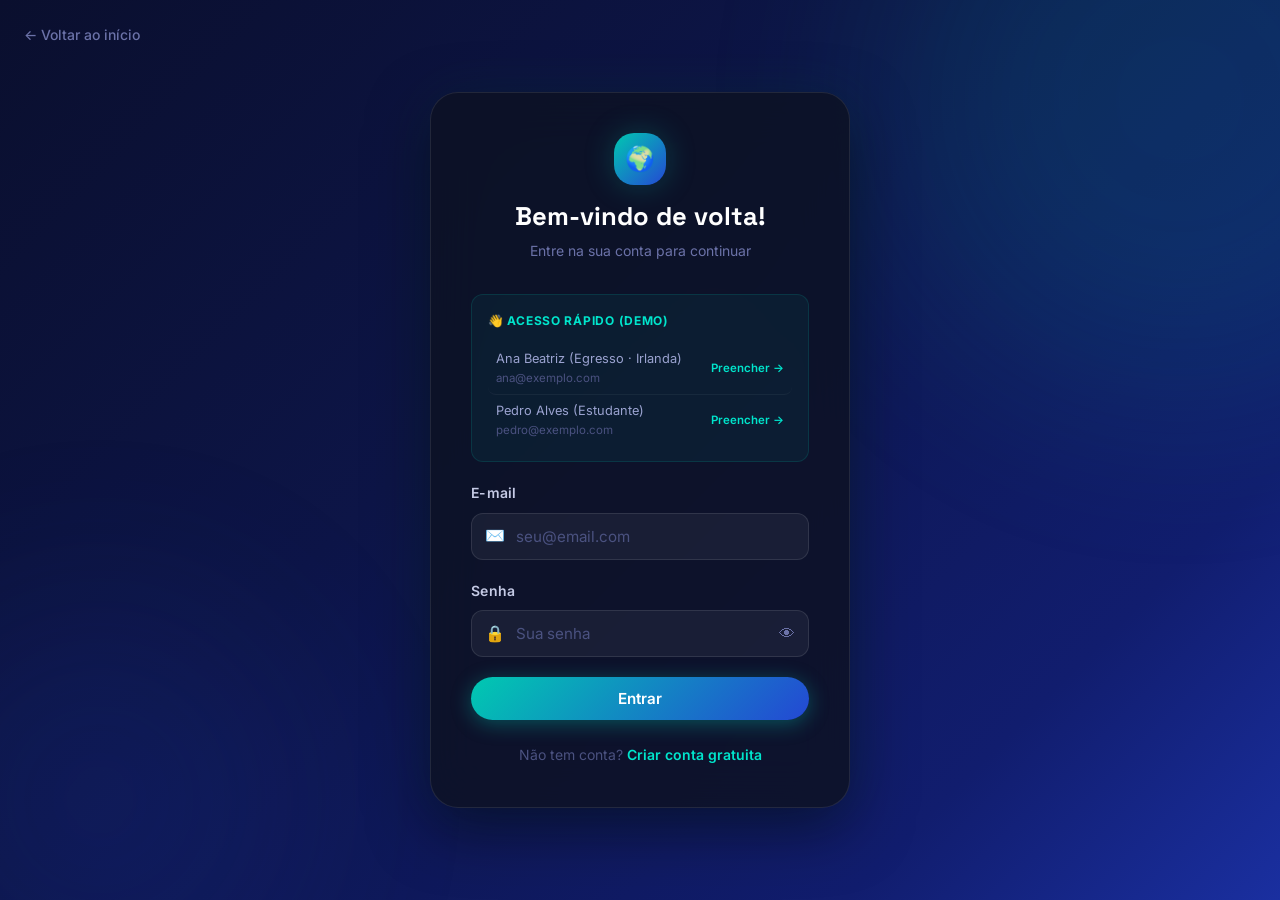
<file: Conceta Mundo/login.html>
<!DOCTYPE html>
<html lang="pt-BR">

<head>
  <meta charset="UTF-8">
  <meta name="viewport" content="width=device-width, initial-scale=1.0">
  <title>Entrar — Conceta Mundo</title>
  <meta name="description"
    content="Acesse sua conta na plataforma Conceta Mundo e conecte-se com a comunidade de intercambistas.">
  <link rel="stylesheet" href="css/main.css">
  <style>
    body {
      min-height: 100vh;
      background: var(--gradient-hero);
      display: flex;
      align-items: center;
      justify-content: center;
      padding: var(--space-6);
      position: relative;
      overflow: hidden;
    }

    .auth-orb {
      position: fixed;
      border-radius: 50%;
      filter: blur(100px);
      opacity: 0.12;
      pointer-events: none;
    }

    .auth-orb-1 {
      width: 600px;
      height: 600px;
      background: var(--teal-500);
      top: -200px;
      right: -200px;
    }

    .auth-orb-2 {
      width: 400px;
      height: 400px;
      background: var(--blue-500);
      bottom: -100px;
      left: -100px;
    }

    .auth-card {
      background: rgba(14, 18, 36, 0.85);
      backdrop-filter: blur(24px);
      -webkit-backdrop-filter: blur(24px);
      border: 1px solid rgba(255, 255, 255, 0.09);
      border-radius: var(--radius-xl);
      padding: var(--space-10);
      width: 100%;
      max-width: 420px;
      box-shadow: var(--shadow-lg), 0 0 60px rgba(0, 201, 177, 0.08);
      position: relative;
      z-index: 1;
      animation: fadeIn 0.5s ease;
    }

    .auth-logo {
      text-align: center;
      margin-bottom: var(--space-8);
    }

    .auth-logo-icon {
      width: 52px;
      height: 52px;
      background: var(--gradient-teal);
      border-radius: var(--radius-lg);
      display: flex;
      align-items: center;
      justify-content: center;
      font-size: 1.5rem;
      margin: 0 auto var(--space-4);
      box-shadow: var(--shadow-glow-teal);
    }

    .auth-title {
      font-size: 1.6rem;
      font-weight: 800;
      color: var(--white);
      margin-bottom: var(--space-2);
    }

    .auth-subtitle {
      font-size: 0.875rem;
      color: var(--gray-400);
    }

    .auth-divider {
      display: flex;
      align-items: center;
      gap: var(--space-4);
      margin: var(--space-6) 0;
    }

    .auth-divider hr {
      flex: 1;
      border: none;
      border-top: 1px solid rgba(255, 255, 255, 0.08);
    }

    .auth-divider span {
      font-size: 0.75rem;
      color: var(--gray-500);
      white-space: nowrap;
    }

    .auth-footer {
      text-align: center;
      margin-top: var(--space-6);
      font-size: 0.875rem;
      color: var(--gray-500);
    }

    .auth-footer a {
      color: var(--teal-400);
      font-weight: 600;
    }

    .demo-users {
      background: rgba(0, 201, 177, 0.06);
      border: 1px solid rgba(0, 201, 177, 0.15);
      border-radius: var(--radius-md);
      padding: var(--space-4);
      margin-bottom: var(--space-5);
    }

    .demo-title {
      font-size: 0.75rem;
      font-weight: 700;
      color: var(--teal-400);
      text-transform: uppercase;
      letter-spacing: 0.06em;
      margin-bottom: var(--space-3);
    }

    .demo-user {
      display: flex;
      justify-content: space-between;
      align-items: center;
      padding: var(--space-2) 0;
      border-bottom: 1px solid rgba(255, 255, 255, 0.05);
      cursor: pointer;
      transition: all var(--transition-fast);
      border-radius: var(--radius-sm);
      padding: 6px var(--space-2);
    }

    .demo-user:last-child {
      border-bottom: none;
    }

    .demo-user:hover {
      background: rgba(0, 201, 177, 0.08);
    }

    .demo-user-info {
      font-size: 0.8rem;
      color: var(--gray-300);
    }

    .demo-user-role {
      font-size: 0.72rem;
      color: var(--gray-500);
    }

    .demo-user-fill {
      font-size: 0.72rem;
      color: var(--teal-400);
      font-weight: 600;
    }

    .input-with-icon {
      position: relative;
    }

    .input-with-icon .form-input {
      padding-left: 44px;
    }

    .input-icon {
      position: absolute;
      left: 14px;
      top: 50%;
      transform: translateY(-50%);
      font-size: 1rem;
      pointer-events: none;
    }

    .toggle-password {
      position: absolute;
      right: 14px;
      top: 50%;
      transform: translateY(-50%);
      background: none;
      border: none;
      cursor: pointer;
      color: var(--gray-400);
      font-size: 1rem;
      padding: 0;
    }

    .back-home {
      position: fixed;
      top: var(--space-6);
      left: var(--space-6);
      display: flex;
      align-items: center;
      gap: var(--space-2);
      color: var(--gray-400);
      font-size: 0.875rem;
      font-weight: 500;
      text-decoration: none;
      transition: color var(--transition-fast);
      z-index: 10;
    }

    .back-home:hover {
      color: var(--teal-400);
    }
  </style>
</head>

<body>
  <div class="auth-orb auth-orb-1"></div>
  <div class="auth-orb auth-orb-2"></div>

  <a href="index.html" class="back-home">← Voltar ao início</a>

  <div class="auth-card">
    <div class="auth-logo">
      <div class="auth-logo-icon">🌍</div>
      <h1 class="auth-title">Bem-vindo de volta!</h1>
      <p class="auth-subtitle">Entre na sua conta para continuar</p>
    </div>

    <!-- Usuários demo -->
    <div class="demo-users">
      <div class="demo-title">👋 Acesso rápido (demo)</div>
      <div class="demo-user" onclick="fillDemo('ana@exemplo.com','123456')" id="demoAna">
        <div>
          <div class="demo-user-info">Ana Beatriz (Egresso · Irlanda)</div>
          <div class="demo-user-role">ana@exemplo.com</div>
        </div>
        <span class="demo-user-fill">Preencher →</span>
      </div>
      <div class="demo-user" onclick="fillDemo('pedro@exemplo.com','123456')" id="demoPedro">
        <div>
          <div class="demo-user-info">Pedro Alves (Estudante)</div>
          <div class="demo-user-role">pedro@exemplo.com</div>
        </div>
        <span class="demo-user-fill">Preencher →</span>
      </div>
    </div>

    <form id="loginForm" novalidate>
      <div class="form-group">
        <label class="form-label" for="email">E-mail</label>
        <div class="input-with-icon">
          <span class="input-icon">✉️</span>
          <input type="email" id="email" class="form-input" placeholder="seu@email.com" autocomplete="email" required>
        </div>
        <span class="form-error" id="emailError">E-mail inválido.</span>
      </div>

      <div class="form-group">
        <label class="form-label" for="senha">Senha</label>
        <div class="input-with-icon">
          <span class="input-icon">🔒</span>
          <input type="password" id="senha" class="form-input" placeholder="Sua senha" autocomplete="current-password"
            required>
          <button type="button" class="toggle-password" id="toggleSenha" aria-label="Mostrar senha">👁</button>
        </div>
        <span class="form-error" id="senhaError">Senha obrigatória.</span>
      </div>

      <span class="form-error visible" id="globalError"
        style="display:none; margin-bottom: var(--space-4); display:block"></span>

      <button type="submit" class="btn btn-primary btn-full" id="btnLogin">
        <span id="btnLoginText">Entrar</span>
        <div class="spinner" id="loginSpinner" style="display:none"></div>
      </button>
    </form>

    <div class="auth-footer">
      Não tem conta? <a href="cadastro.html">Criar conta gratuita</a>
    </div>
  </div>

  <script src="js/auth.js"></script>
  <script src="js/data.js"></script>
  <script src="js/main.js"></script>
  <script>
    // Redireciona se já logado
    Auth.redirectIfLoggedIn('dashboard.html');

    // Preenche demo
    function fillDemo(email, senha) {
      document.getElementById('email').value = email;
      document.getElementById('senha').value = senha;
    }

    // Toggle senha
    document.getElementById('toggleSenha').addEventListener('click', function () {
      const input = document.getElementById('senha');
      input.type = input.type === 'password' ? 'text' : 'password';
      this.textContent = input.type === 'password' ? '👁' : '🙈';
    });

    // Submit
    document.getElementById('loginForm').addEventListener('submit', function (e) {
      e.preventDefault();
      const email = document.getElementById('email').value.trim();
      const senha = document.getElementById('senha').value;
      const globalError = document.getElementById('globalError');

      globalError.style.display = 'none';

      // Validação básica
      if (!email) { document.getElementById('emailError').classList.add('visible'); return; }
      if (!senha) { document.getElementById('senhaError').classList.add('visible'); return; }

      // Loading
      document.getElementById('btnLoginText').style.display = 'none';
      document.getElementById('loginSpinner').style.display = 'block';
      document.getElementById('btnLogin').disabled = true;

      setTimeout(() => {
        const result = Auth.login(email, senha);
        if (result.ok) {
          Toast.success('Login realizado com sucesso!');
          setTimeout(() => window.location.href = 'dashboard.html', 800);
        } else {
          globalError.textContent = result.error;
          globalError.style.display = 'block';
          document.getElementById('btnLoginText').style.display = 'inline';
          document.getElementById('loginSpinner').style.display = 'none';
          document.getElementById('btnLogin').disabled = false;
        }
      }, 600);
    });
  </script>
</body>

</html>
</file>
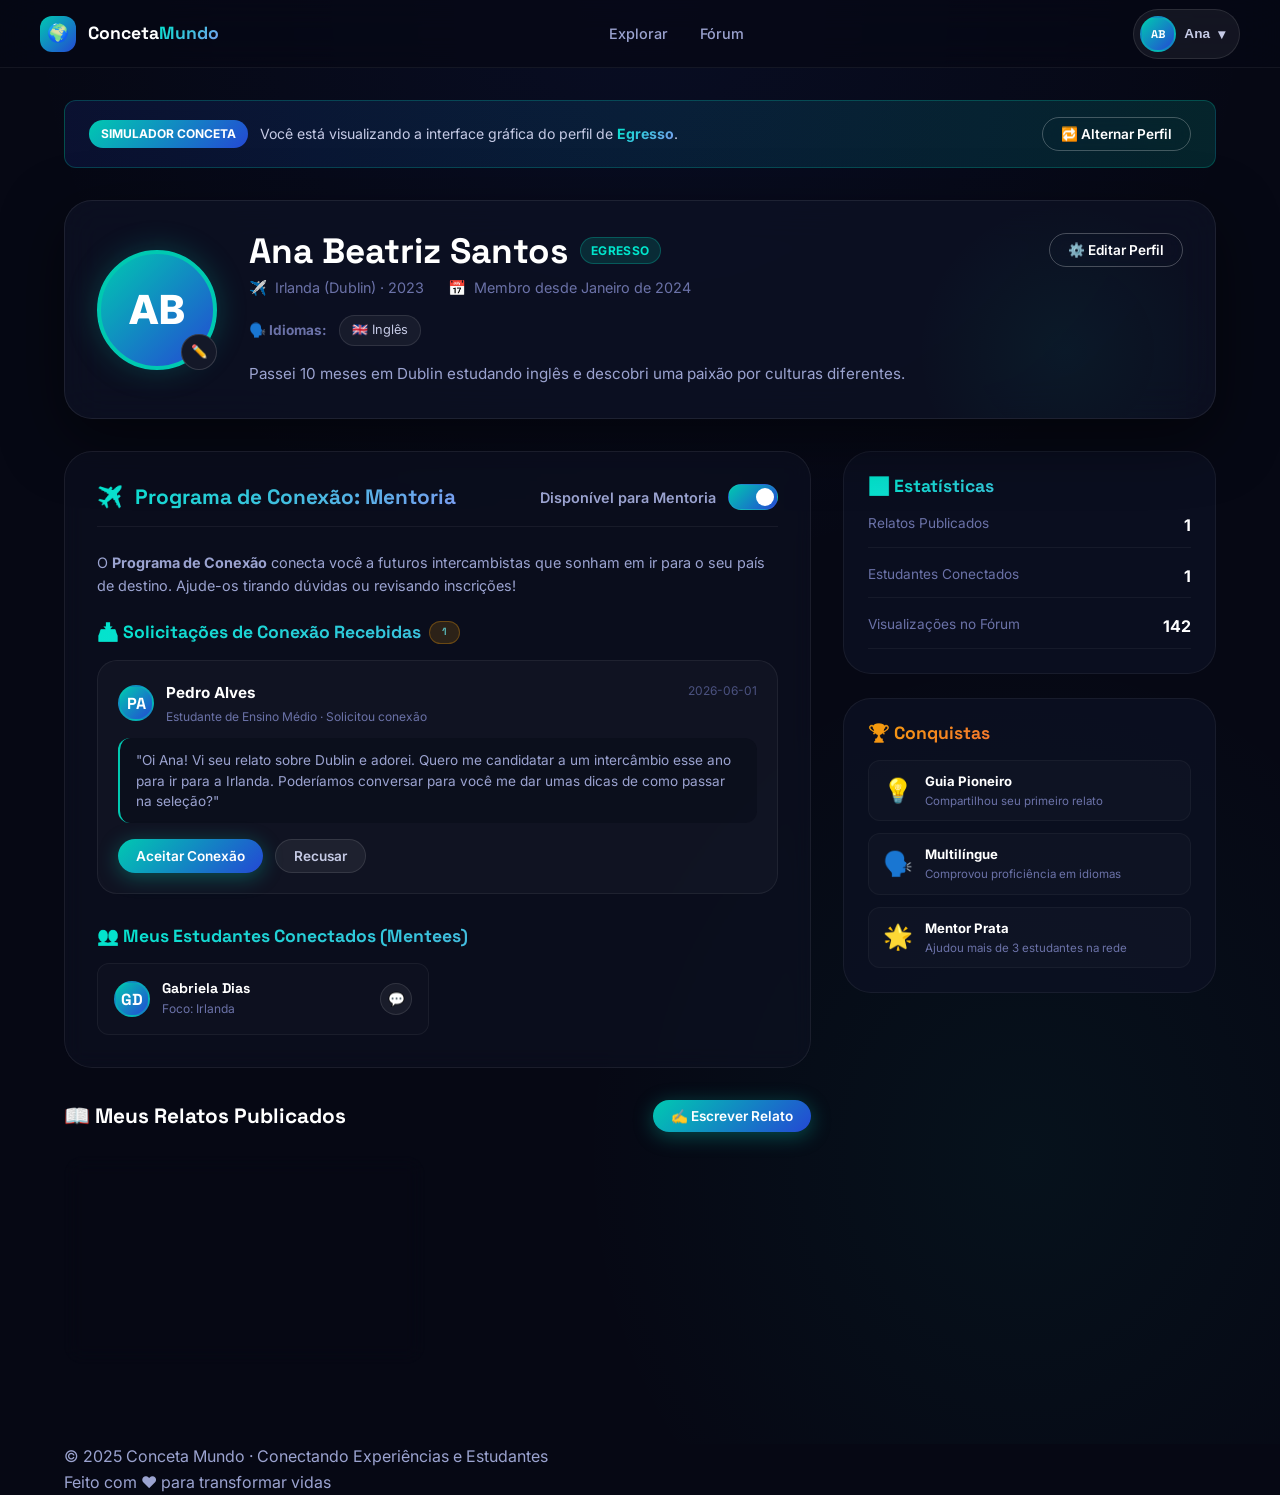
<file: Conceta Mundo/perfil.html>
<!DOCTYPE html>
<html lang="pt-BR">
<head>
  <meta charset="UTF-8">
  <meta name="viewport" content="width=device-width, initial-scale=1.0">
  <title>Meu Perfil — Conceta Mundo</title>
  <meta name="description" content="Gerencie seu perfil, edite suas informações e conecte-se com a comunidade Conceta Mundo.">
  <link rel="stylesheet" href="css/main.css">
  <style>
    /* ── Estilos Exclusivos do Perfil ── */
    .profile-container {
      padding-top: 100px;
      padding-bottom: var(--space-20);
      min-height: 100vh;
      background: radial-gradient(ellipse 60% 50% at 50% 0%, rgba(36,72,212,0.08) 0%, transparent 80%),
                  radial-gradient(ellipse 50% 50% at 80% 80%, rgba(0,201,177,0.05) 0%, transparent 70%);
    }

    /* Simulador de Papel */
    .simulator-banner {
      background: linear-gradient(90deg, rgba(36,72,212,0.15) 0%, rgba(0,201,177,0.15) 100%);
      border: 1px solid rgba(0,201,177,0.25);
      border-radius: var(--radius-md);
      padding: var(--space-4) var(--space-6);
      margin-bottom: var(--space-8);
      display: flex;
      justify-content: space-between;
      align-items: center;
      gap: var(--space-4);
      animation: fadeInDown 0.4s ease;
    }

    .simulator-info {
      display: flex;
      align-items: center;
      gap: var(--space-3);
    }

    .simulator-badge {
      background: var(--gradient-teal);
      padding: 4px 12px;
      border-radius: var(--radius-full);
      font-size: 0.75rem;
      font-weight: 700;
      color: var(--white);
      text-transform: uppercase;
    }

    /* Perfil Header Card */
    .profile-header-card {
      background: rgba(14, 18, 36, 0.75);
      backdrop-filter: blur(20px);
      border: 1px solid rgba(255, 255, 255, 0.08);
      border-radius: var(--radius-xl);
      padding: var(--space-8);
      margin-bottom: var(--space-8);
      box-shadow: var(--shadow-lg);
      position: relative;
      overflow: hidden;
    }

    .profile-header-card::before {
      content: '';
      position: absolute;
      top: 0;
      right: 0;
      width: 300px;
      height: 300px;
      background: radial-gradient(circle, rgba(0,201,177,0.06) 0%, transparent 70%);
      pointer-events: none;
    }

    .profile-header-content {
      display: flex;
      align-items: center;
      gap: var(--space-8);
      flex-wrap: wrap;
    }

    .profile-avatar-wrapper {
      position: relative;
    }

    .profile-avatar-large {
      width: 120px;
      height: 120px;
      border-radius: 50%;
      border: 4px solid var(--teal-500);
      box-shadow: var(--shadow-glow-teal);
      object-fit: cover;
      font-size: 2.5rem;
      font-weight: 800;
      display: flex;
      align-items: center;
      justify-content: center;
      background: var(--gradient-teal);
      color: var(--white);
    }

    .profile-avatar-edit-btn {
      position: absolute;
      bottom: 0;
      right: 0;
      width: 36px;
      height: 36px;
      background: var(--gray-800);
      border: 1.5px solid rgba(255,255,255,0.15);
      border-radius: 50%;
      display: flex;
      align-items: center;
      justify-content: center;
      cursor: pointer;
      color: var(--white);
      transition: all var(--transition-fast);
    }

    .profile-avatar-edit-btn:hover {
      background: var(--teal-500);
      border-color: var(--teal-500);
      transform: scale(1.1);
    }

    .profile-info-block {
      flex: 1;
      min-width: 280px;
    }

    .profile-name-row {
      display: flex;
      align-items: center;
      gap: var(--space-3);
      margin-bottom: var(--space-2);
      flex-wrap: wrap;
    }

    .profile-role-badge {
      font-size: 0.75rem;
      padding: 3px 10px;
      border-radius: var(--radius-full);
      font-weight: 700;
    }

    .profile-details-row {
      display: flex;
      gap: var(--space-6);
      margin-bottom: var(--space-4);
      flex-wrap: wrap;
      font-size: 0.9rem;
      color: var(--gray-400);
    }

    .profile-detail-item {
      display: flex;
      align-items: center;
      gap: var(--space-2);
    }

    .profile-languages-box {
      margin-top: var(--space-3);
      display: flex;
      align-items: center;
      gap: var(--space-3);
      flex-wrap: wrap;
    }

    .language-badge {
      background: rgba(255, 255, 255, 0.05);
      border: 1px solid rgba(255, 255, 255, 0.1);
      padding: 4px 12px;
      border-radius: var(--radius-full);
      font-size: 0.8rem;
      color: var(--gray-200);
      display: flex;
      align-items: center;
      gap: 6px;
    }

    .language-badge.learning {
      border-color: rgba(245,158,11,0.3);
      background: rgba(245,158,11,0.06);
      color: var(--amber-300);
    }

    .profile-bio {
      font-size: 0.95rem;
      color: var(--gray-300);
      max-width: 700px;
      line-height: 1.6;
      margin-top: var(--space-4);
    }

    /* Layout do Conteúdo Principal */
    .profile-main-grid {
      display: grid;
      grid-template-columns: 2fr 1fr;
      gap: var(--space-8);
    }

    @media (max-width: 992px) {
      .profile-main-grid {
        grid-template-columns: 1fr;
      }
    }

    /* Cards de Conexão */
    .connection-panel {
      border-radius: var(--radius-xl);
      border: 1px solid rgba(255, 255, 255, 0.07);
      background: rgba(14, 18, 36, 0.5);
      backdrop-filter: blur(10px);
      padding: var(--space-8);
      margin-bottom: var(--space-8);
    }

    .connection-panel-header {
      display: flex;
      justify-content: space-between;
      align-items: center;
      margin-bottom: var(--space-6);
      border-bottom: 1px solid rgba(255,255,255,0.06);
      padding-bottom: var(--space-4);
    }

    .connection-panel-title {
      font-size: 1.3rem;
      font-weight: 800;
      background: var(--gradient-text);
      -webkit-background-clip: text;
      -webkit-text-fill-color: transparent;
      background-clip: text;
      display: flex;
      align-items: center;
      gap: var(--space-3);
    }

    /* Lista de Solicitações */
    .requests-list {
      display: flex;
      flex-direction: column;
      gap: var(--space-4);
      margin-bottom: var(--space-6);
    }

    .request-card {
      background: rgba(255, 255, 255, 0.03);
      border: 1px solid rgba(255, 255, 255, 0.06);
      border-radius: var(--radius-lg);
      padding: var(--space-5);
      transition: all var(--transition-base);
    }

    .request-card:hover {
      background: rgba(255, 255, 255, 0.05);
      border-color: rgba(0, 201, 177, 0.2);
    }

    .request-header {
      display: flex;
      justify-content: space-between;
      align-items: flex-start;
      margin-bottom: var(--space-3);
    }

    .request-sender {
      display: flex;
      align-items: center;
      gap: var(--space-3);
    }

    .request-sender-name {
      font-weight: 700;
      font-size: 0.95rem;
      color: var(--white);
    }

    .request-sender-meta {
      font-size: 0.75rem;
      color: var(--gray-400);
      margin-top: 2px;
    }

    .request-msg {
      font-size: 0.85rem;
      color: var(--gray-300);
      background: rgba(6, 8, 20, 0.4);
      padding: var(--space-3) var(--space-4);
      border-radius: var(--radius-md);
      margin-bottom: var(--space-4);
      border-left: 2px solid var(--teal-500);
      line-height: 1.5;
    }

    .request-actions {
      display: flex;
      gap: var(--space-3);
    }

    /* Toggle Switches */
    .switch-container {
      display: flex;
      align-items: center;
      gap: var(--space-3);
      font-size: 0.9rem;
      font-weight: 600;
      color: var(--gray-300);
    }

    .switch {
      position: relative;
      display: inline-block;
      width: 50px;
      height: 26px;
    }

    .switch input {
      opacity: 0;
      width: 0;
      height: 0;
    }

    .slider {
      position: absolute;
      cursor: pointer;
      inset: 0;
      background-color: var(--gray-700);
      transition: .4s;
      border-radius: 34px;
      border: 1px solid rgba(255,255,255,0.05);
    }

    .slider:before {
      position: absolute;
      content: "";
      height: 18px;
      width: 18px;
      left: 3px;
      bottom: 3px;
      background-color: var(--white);
      transition: .4s;
      border-radius: 50%;
    }

    input:checked + .slider {
      background: var(--gradient-teal);
    }

    input:checked + .slider:before {
      transform: translateX(24px);
    }

    /* Active Connections Grid */
    .connections-grid {
      display: grid;
      grid-template-columns: repeat(auto-fill, minmax(240px, 1fr));
      gap: var(--space-4);
    }

    .connection-card {
      background: rgba(255,255,255,0.02);
      border: 1px solid rgba(255,255,255,0.05);
      border-radius: var(--radius-md);
      padding: var(--space-4);
      display: flex;
      align-items: center;
      justify-content: space-between;
      gap: var(--space-3);
      transition: all var(--transition-base);
    }

    .connection-card:hover {
      border-color: rgba(0, 201, 177, 0.2);
      background: rgba(0, 201, 177, 0.03);
      transform: translateY(-2px);
    }

    .connection-user-info {
      display: flex;
      align-items: center;
      gap: var(--space-3);
    }

    .connection-user-details h5 {
      font-size: 0.88rem;
      font-weight: 700;
      margin-bottom: 2px;
    }

    .connection-user-details p {
      font-size: 0.75rem;
      color: var(--gray-400);
    }

    .connection-chat-btn {
      width: 32px;
      height: 32px;
      border-radius: 50%;
      background: rgba(255,255,255,0.05);
      border: 1.5px solid rgba(255,255,255,0.1);
      display: flex;
      align-items: center;
      justify-content: center;
      cursor: pointer;
      font-size: 0.85rem;
      transition: all var(--transition-fast);
    }

    .connection-chat-btn:hover {
      background: var(--gradient-teal);
      border-color: var(--teal-500);
      transform: scale(1.08);
    }

    /* Relatos Card */
    .profile-stories-panel {
      margin-top: var(--space-8);
    }

    /* Modal / Form de Edição */
    .edit-modal {
      position: fixed;
      inset: 0;
      background: rgba(6, 8, 20, 0.85);
      backdrop-filter: blur(8px);
      z-index: 2000;
      display: none;
      align-items: center;
      justify-content: center;
      padding: var(--space-6);
      animation: fadeIn 0.3s ease;
    }

    .edit-modal.open {
      display: flex;
    }

    .edit-modal-content {
      background: var(--gray-900);
      border: 1px solid rgba(255,255,255,0.1);
      border-radius: var(--radius-xl);
      padding: var(--space-8);
      width: 100%;
      max-width: 560px;
      max-height: 90vh;
      overflow-y: auto;
      box-shadow: var(--shadow-lg), 0 0 50px rgba(0,201,177,0.05);
      position: relative;
    }

    .edit-modal-header {
      display: flex;
      justify-content: space-between;
      align-items: center;
      margin-bottom: var(--space-6);
    }

    .edit-modal-close {
      background: none;
      border: none;
      color: var(--gray-400);
      font-size: 1.5rem;
      cursor: pointer;
      transition: color var(--transition-fast);
    }

    .edit-modal-close:hover {
      color: var(--white);
    }

    /* Buscador de Mentores (Para estudantes) */
    .mentor-finder-box {
      margin-bottom: var(--space-6);
    }

    .search-inputs {
      display: grid;
      grid-template-columns: 1fr 1fr auto;
      gap: var(--space-3);
    }

    @media (max-width: 600px) {
      .search-inputs {
        grid-template-columns: 1fr;
      }
    }

    .mentor-card {
      background: rgba(255,255,255,0.02);
      border: 1px solid rgba(255,255,255,0.05);
      border-radius: var(--radius-lg);
      padding: var(--space-5);
      margin-bottom: var(--space-4);
      transition: all var(--transition-base);
    }

    .mentor-card:hover {
      border-color: rgba(0, 201, 177, 0.25);
      background: rgba(0, 201, 177, 0.02);
      transform: translateY(-2px);
    }

    .mentor-header {
      display: flex;
      justify-content: space-between;
      align-items: flex-start;
      margin-bottom: var(--space-3);
    }

    .mentor-details-meta {
      display: flex;
      gap: var(--space-3);
      font-size: 0.78rem;
      color: var(--teal-400);
      margin-top: 2px;
      font-weight: 600;
    }

    .mentor-bio {
      font-size: 0.85rem;
      color: var(--gray-300);
      margin-bottom: var(--space-4);
      line-height: 1.5;
    }

    /* Chat Drawer/Panel */
    .chat-drawer {
      position: fixed;
      bottom: var(--space-6);
      right: var(--space-6);
      width: 360px;
      height: 480px;
      background: var(--gray-900);
      border: 1px solid rgba(255,255,255,0.1);
      border-radius: var(--radius-lg);
      box-shadow: var(--shadow-lg), var(--shadow-glow-blue);
      display: none;
      flex-direction: column;
      z-index: 1500;
      overflow: hidden;
      animation: fadeInDown 0.3s cubic-bezier(0.4, 0, 0.2, 1);
    }

    .chat-drawer.open {
      display: flex;
    }

    .chat-header {
      background: var(--gradient-teal);
      padding: var(--space-4);
      color: var(--white);
      display: flex;
      justify-content: space-between;
      align-items: center;
    }

    .chat-header-title {
      font-size: 0.9rem;
      font-weight: 700;
      display: flex;
      align-items: center;
      gap: var(--space-2);
    }

    .chat-body {
      flex: 1;
      padding: var(--space-4);
      overflow-y: auto;
      display: flex;
      flex-direction: column;
      gap: var(--space-3);
      background: rgba(6, 8, 20, 0.6);
    }

    .chat-bubble {
      max-width: 80%;
      padding: 10px 14px;
      border-radius: var(--radius-md);
      font-size: 0.82rem;
      line-height: 1.4;
    }

    .chat-bubble.sent {
      background: var(--blue-600);
      color: var(--white);
      align-self: flex-end;
      border-bottom-right-radius: 2px;
    }

    .chat-bubble.received {
      background: rgba(255,255,255,0.06);
      color: var(--gray-200);
      align-self: flex-start;
      border-bottom-left-radius: 2px;
      border: 1px solid rgba(255,255,255,0.05);
    }

    .chat-footer {
      padding: var(--space-3);
      background: var(--gray-800);
      border-top: 1px solid rgba(255,255,255,0.07);
      display: flex;
      gap: var(--space-2);
    }

    .chat-input {
      flex: 1;
      background: rgba(255,255,255,0.05);
      border: 1px solid rgba(255,255,255,0.1);
      border-radius: var(--radius-full);
      padding: 8px 14px;
      color: var(--white);
      font-size: 0.85rem;
      outline: none;
    }

    .chat-input:focus {
      border-color: var(--teal-400);
    }

    .chat-send-btn {
      width: 32px;
      height: 32px;
      border-radius: 50%;
      background: var(--gradient-teal);
      border: none;
      color: var(--white);
      display: flex;
      align-items: center;
      justify-content: center;
      cursor: pointer;
      font-size: 0.8rem;
    }

    /* Sidebar de Badges/Conquistas */
    .profile-stats-card {
      background: rgba(14, 18, 36, 0.7);
      border: 1px solid rgba(255,255,255,0.06);
      border-radius: var(--radius-xl);
      padding: var(--space-6);
      margin-bottom: var(--space-6);
    }

    .conquistas-list {
      display: flex;
      flex-direction: column;
      gap: var(--space-3);
      margin-top: var(--space-4);
    }

    .conquista-item {
      display: flex;
      align-items: center;
      gap: var(--space-3);
      background: rgba(255,255,255,0.02);
      border: 1px solid rgba(255,255,255,0.04);
      padding: 10px 14px;
      border-radius: var(--radius-md);
    }

    .conquista-badge {
      font-size: 1.5rem;
    }

    .conquista-title {
      font-size: 0.82rem;
      font-weight: 700;
      color: var(--white);
    }

    .conquista-desc {
      font-size: 0.72rem;
      color: var(--gray-400);
    }

    /* Configuração Checkbox Checkboxes List */
    .checkbox-grid {
      display: grid;
      grid-template-columns: repeat(2, 1fr);
      gap: var(--space-2);
      margin-top: var(--space-2);
    }

    .checkbox-item {
      display: flex;
      align-items: center;
      gap: var(--space-2);
      font-size: 0.85rem;
    }
  </style>
</head>
<body>

<!-- ── Navbar ── -->
<nav class="navbar" id="navbar">
  <div class="nav-inner">
    <a href="index.html" class="nav-logo">
      <div class="nav-logo-icon">🌍</div>
      <span class="nav-logo-text">Conceta<span>Mundo</span></span>
    </a>

    <ul class="nav-links" id="navLinks">
      <li><a href="explorar.html">Explorar</a></li>
      <li><a href="forum.html">Fórum</a></li>
    </ul>

    <div class="nav-actions">
      <!-- Estado: visitante -->
      <div id="navGuestBtns" class="flex gap-3">
        <a href="login.html" class="btn btn-ghost btn-sm" id="btnNavLogin">Entrar</a>
        <a href="cadastro.html" class="btn btn-primary btn-sm" id="btnNavCadastro">Cadastrar</a>
      </div>

      <!-- Estado: logado -->
      <div id="navUserArea" class="dropdown" style="display:none">
        <button class="nav-avatar-btn" id="navAvatarBtn">
          <div class="avatar-placeholder avatar-sm" id="navAvatarEl" style="font-size:0.7rem">?</div>
          <span id="navUserName">Usuário</span>
          <span>▾</span>
        </button>
        <div class="dropdown-menu" id="navDropdown">
          <a href="dashboard.html" class="dropdown-item">🏠 Dashboard</a>
          <a href="perfil.html" class="dropdown-item">👤 Meu Perfil</a>
          <div class="dropdown-divider"></div>
          <button class="dropdown-item danger" id="logoutBtn">🚪 Sair</button>
        </div>
      </div>
    </div>

    <button class="nav-toggle" id="navToggle" aria-label="Menu">
      <span></span><span></span><span></span>
    </button>
  </div>
</nav>

<!-- ── Seção Perfil ── -->
<div class="profile-container">
  <div class="container">
    
    <!-- ── BORDER DE CONTROLE DO SIMULADOR (Para testes e correções) ── -->
    <div class="simulator-banner" id="simBanner">
      <div class="simulator-info">
        <span class="simulator-badge">Simulador Conceta</span>
        <p style="font-size: 0.88rem; color: var(--gray-200)">
          Você está visualizando a interface gráfica do perfil de 
          <strong id="simRoleLabel" class="text-gradient">Egresso</strong>.
        </p>
      </div>
      <button class="btn btn-secondary btn-sm" id="btnSwitchSim" onclick="toggleSimulatedRole()">
        🔁 Alternar Perfil
      </button>
    </div>

    <!-- ── CARD PRINCIPAL DO PERFIL (PARTE SUPERIOR) ── -->
    <header class="profile-header-card" id="profileHeader">
      <div class="profile-header-content">
        
        <div class="profile-avatar-wrapper">
          <div class="profile-avatar-large" id="profileAvatar">AB</div>
          <button class="profile-avatar-edit-btn" onclick="openEditModal()" aria-label="Editar Foto">✏️</button>
        </div>

        <div class="profile-info-block">
          <div class="profile-name-row">
            <h1 style="font-size: 2.2rem; font-weight: 900; line-height: 1" id="profileName">Ana Beatriz Santos</h1>
            <span class="badge profile-role-badge" id="profileRoleBadge" style="background: rgba(0, 201, 177, 0.15); color: var(--teal-400); border: 1px solid rgba(0, 201, 177, 0.3)">
              Egresso
            </span>
          </div>

          <div class="profile-details-row">
            <div class="profile-detail-item" id="detailsDestiny">
              <span>✈️</span>
              <span id="txtDestino">Irlanda (Dublin) · 2023</span>
            </div>
            <div class="profile-detail-item">
              <span>📅</span>
              <span id="txtMembroDesde">Membro desde Janeiro de 2024</span>
            </div>
          </div>

          <!-- Idiomas falados/estudados (Nome Idioma solicitado na parte superior) -->
          <div class="profile-languages-box">
            <span style="font-size: 0.85rem; font-weight: 700; color: var(--gray-400); display: flex; align-items: center; gap: 4px;">
              🗣️ Idiomas:
            </span>
            <div id="languagesList" style="display: flex; gap: var(--space-2); flex-wrap: wrap;">
              <span class="language-badge">🇮🇪 Inglês (Fluente)</span>
              <span class="language-badge">🇪🇸 Espanhol (Intermediário)</span>
            </div>
          </div>

          <p class="profile-bio" id="profileBio">
            Passei 10 meses em Dublin estudando inglês e descobri uma paixão por culturas diferentes. Adoro compartilhar dicas sobre a família anfitriã e a vida na Irlanda!
          </p>
        </div>

        <div style="align-self: flex-start;">
          <button class="btn btn-secondary btn-sm" onclick="openEditModal()">
            ⚙️ Editar Perfil
          </button>
        </div>

      </div>
    </header>

    <!-- ── GRID DO CONTEÚDO PRINCIPAL (PARTE INFERIOR) ── -->
    <div class="profile-main-grid">
      
      <!-- COLUNA ESQUERDA (DADOS DINÂMICOS CONEXÕES / RELATOS / INTERESSES) -->
      <main class="profile-left-column">
        
        <!-- ==============================================
             PROGRAMA DE CONEXÃO (Solicitado no prompt)
             ============================================== -->
        <section class="connection-panel" id="connectionProgramSection">
          
          <div class="connection-panel-header">
            <h2 class="connection-panel-title">
              <span id="connIcon">🤝</span>
              <span id="connTitle">Programa de Conexão</span>
            </h2>
            
            <!-- Apenas para Egressos: Toggle de Disponibilidade -->
            <div class="switch-container" id="mentorAvailabilityToggle">
              <span>Disponível para Mentoria</span>
              <label class="switch">
                <input type="checkbox" id="chkAvailability" checked onchange="toggleMentorAvailability()">
                <span class="slider"></span>
              </label>
            </div>
          </div>

          <!-- CONTAINER DA CONEXÃO - EGRESSO -->
          <div id="connContainerEgresso">
            <p style="font-size: 0.9rem; color: var(--gray-300); margin-bottom: var(--space-6);">
              O <strong>Programa de Conexão</strong> conecta você a futuros intercambistas que sonham em ir para o seu país de destino. Ajude-os tirando dúvidas ou revisando inscrições!
            </p>

            <!-- Solicitações Recebidas -->
            <h3 class="mb-4 text-gradient" style="font-size: 1.1rem; display: flex; align-items: center; gap: 8px;">
              📥 Solicitações de Conexão Recebidas 
              <span class="badge badge-amber" id="reqCountBadge" style="font-size:0.65rem">1</span>
            </h3>
            
            <div class="requests-list" id="requestsListContainer">
              <!-- Renderizado dinamicamente -->
            </div>

            <!-- Conexões Ativas -->
            <h3 class="mb-4 text-gradient" style="font-size: 1.1rem; margin-top: var(--space-8);">
              👥 Meus Estudantes Conectados (Mentees)
            </h3>
            
            <div class="connections-grid" id="connectionsGridContainer">
              <!-- Renderizado dinamicamente -->
            </div>
          </div>

          <!-- CONTAINER DA CONEXÃO - ESTUDANTE -->
          <div id="connContainerEstudante" style="display:none;">
            <p style="font-size: 0.9rem; color: var(--gray-300); margin-bottom: var(--space-6);">
              Use o <strong>Programa de Conexão</strong> para solicitar ajuda a egressos experientes que viajaram para o seu país de interesse.
            </p>

            <!-- Buscador de Mentores -->
            <div class="mentor-finder-box card">
              <h4 class="mb-3" style="font-size: 1rem; color: var(--white)">🔍 Encontre um Mentor Egresso</h4>
              <div class="search-inputs">
                <select id="searchPais" class="form-select form-input">
                  <option value="">Todos os Países</option>
                  <option value="Irlanda">Irlanda 🇮🇪</option>
                  <option value="Canadá">Canadá 🇨🇦</option>
                  <option value="Portugal">Portugal 🇵🇹</option>
                </select>
                <input type="text" id="searchKeyword" class="form-input" placeholder="Idioma ou palavra-chave (Ex: Inglês)">
                <button class="btn btn-primary btn-sm" onclick="filterMentors()">Buscar</button>
              </div>
            </div>

            <!-- Lista de Mentores Disponíveis -->
            <h3 class="mb-4 text-gradient" style="font-size: 1.1rem;">
              ✈️ Egressos recomendados para você
            </h3>
            
            <div class="mentors-search-results" id="mentorsListContainer">
              <!-- Renderizado dinamicamente -->
            </div>

            <!-- Minhas Conexões Ativas -->
            <h3 class="mb-4 text-gradient" style="font-size: 1.1rem; margin-top: var(--space-8);">
              🤝 Meus Mentores Conectados
            </h3>
            
            <div class="connections-grid" id="studentConnectionsGrid">
              <!-- Renderizado dinamicamente -->
            </div>
          </div>

        </section>

        <!-- SEÇÃO: MEUS RELATOS OU MINHAS DÚVIDAS -->
        <section class="profile-stories-panel" id="userContentSection">
          <div class="flex justify-between items-center mb-6">
            <h2 id="contentSectionTitle" style="font-size: 1.3rem; font-weight: 800;">📖 Meus Relatos Escritos</h2>
            <button class="btn btn-primary btn-sm" id="btnContentAction" onclick="alert('Funcionalidade simulada: Criação de novo relato!')">
              ✍️ Escrever Relato
            </button>
          </div>
          <div class="grid-2" id="userContentGrid">
            <!-- Renderizado dinamicamente -->
          </div>
        </section>

      </main>

      <!-- COLUNA DIREITA (CONQUISTAS E ESTATÍSTICAS) -->
      <aside class="profile-right-column">
        
        <!-- CARD ESTATÍSTICAS -->
        <div class="profile-stats-card">
          <h3 style="font-size: 1.1rem; font-weight: 700; margin-bottom: var(--space-4);" class="text-gradient">
            📈 Estatísticas
          </h3>
          <div class="flex flex-col gap-4">
            <div class="flex justify-between" style="border-bottom: 1px solid rgba(255,255,255,0.05); padding-bottom: 8px;">
              <span style="font-size: 0.85rem; color: var(--gray-400);" id="statLabel1">Relatos Publicados</span>
              <strong style="color: var(--white)" id="statVal1">1</strong>
            </div>
            <div class="flex justify-between" style="border-bottom: 1px solid rgba(255,255,255,0.05); padding-bottom: 8px;">
              <span style="font-size: 0.85rem; color: var(--gray-400);" id="statLabel2">Mentores Conectados</span>
              <strong style="color: var(--white)" id="statVal2">2</strong>
            </div>
            <div class="flex justify-between" style="border-bottom: 1px solid rgba(255,255,255,0.05); padding-bottom: 8px;">
              <span style="font-size: 0.85rem; color: var(--gray-400);">Visualizações no Fórum</span>
              <strong style="color: var(--white)">142</strong>
            </div>
          </div>
        </div>

        <!-- CARD CONQUISTAS / BADGES -->
        <div class="profile-stats-card">
          <h3 style="font-size: 1.1rem; font-weight: 700; margin-bottom: var(--space-4);" class="text-gradient-amber">
            🏆 Conquistas
          </h3>
          <div class="conquistas-list" id="conquistasContainer">
            <!-- Renderizado dinamicamente -->
          </div>
        </div>

      </aside>

    </div>

  </div>
</div>

<!-- ── MODAL DE EDIÇÃO DO PERFIL ── -->
<div class="edit-modal" id="editModal" onclick="closeEditModalOnOverlay(event)">
  <div class="edit-modal-content">
    <div class="edit-modal-header">
      <h3 style="font-size: 1.3rem;" class="text-gradient">⚙️ Editar Informações</h3>
      <button class="edit-modal-close" onclick="closeEditModal()">×</button>
    </div>

    <form id="editProfileForm" onsubmit="saveProfileEdits(event)">
      <div class="form-group">
        <label class="form-label" for="editNome">Nome Completo</label>
        <input type="text" id="editNome" class="form-input" required>
      </div>

      <div class="form-group">
        <label class="form-label" for="editBio">Biografia / Sobre mim</label>
        <textarea id="editBio" class="form-textarea" required></textarea>
      </div>

      <div class="form-row">
        <div class="form-group">
          <label class="form-label" for="editPais">País de Destino/Interesse</label>
          <select id="editPais" class="form-select form-input">
            <option value="Irlanda">Irlanda 🇮🇪</option>
            <option value="Canadá">Canadá 🇨🇦</option>
            <option value="Portugal">Portugal 🇵🇹</option>
            <option value="Alemanha">Alemanha 🇩🇪</option>
            <option value="França">França 🇫🇷</option>
            <option value="Espanha">Espanha 🇪🇸</option>
          </select>
        </div>
        <div class="form-group" id="editAnoGroup">
          <label class="form-label" for="editAno">Ano do Intercâmbio</label>
          <input type="number" id="editAno" class="form-input" min="2010" max="2030">
        </div>
      </div>

      <div class="form-group">
        <label class="form-label">Idiomas Fluentes/Estudados (Marque todos)</label>
        <div class="checkbox-grid">
          <label class="checkbox-item"><input type="checkbox" name="editLanguages" value="🇬🇧 Inglês"> 🇬🇧 Inglês</label>
          <label class="checkbox-item"><input type="checkbox" name="editLanguages" value="🇪🇸 Espanhol"> 🇪🇸 Espanhol</label>
          <label class="checkbox-item"><input type="checkbox" name="editLanguages" value="🇫🇷 Francês"> 🇫🇷 Francês</label>
          <label class="checkbox-item"><input type="checkbox" name="editLanguages" value="🇩🇪 Alemão"> 🇩🇪 Alemão</label>
          <label class="checkbox-item"><input type="checkbox" name="editLanguages" value="🇵🇹 Português"> 🇵🇹 Português</label>
        </div>
      </div>

      <div style="display: flex; gap: var(--space-3); margin-top: var(--space-6); justify-content: flex-end;">
        <button type="button" class="btn btn-secondary btn-sm" onclick="closeEditModal()">Cancelar</button>
        <button type="submit" class="btn btn-primary btn-sm">Salvar Alterações</button>
      </div>
    </form>
  </div>
</div>

<!-- ── GAVETA DE CHAT (PROGRAMA DE CONEXÃO) ── -->
<div class="chat-drawer" id="chatDrawer">
  <div class="chat-header">
    <div class="chat-header-title">
      <span id="chatAvatarPlaceholder">👤</span>
      <span id="chatTargetName">Lucas Mendes</span>
    </div>
    <button style="background:none; border:none; color:white; font-size:1.2rem; cursor:pointer;" onclick="closeChat()">×</button>
  </div>
  <div class="chat-body" id="chatBody">
    <!-- Mensagens renderizadas dinamicamente -->
  </div>
  <div class="chat-footer">
    <input type="text" id="chatInput" class="chat-input" placeholder="Digite uma mensagem..." onkeydown="handleChatKeydown(event)">
    <button class="chat-send-btn" onclick="sendChatMessage()">➔</button>
  </div>
</div>

<!-- ── Footer ── -->
<footer>
  <div class="container">
    <div class="footer-bottom" style="border-top:none; padding-top:0">
      <p>© 2025 Conceta Mundo · Conectando Experiências e Estudantes</p>
      <p>Feito com ❤️ para transformar vidas</p>
    </div>
  </div>
</footer>

<script src="js/auth.js"></script>
<script src="js/data.js"></script>
<script src="js/main.js"></script>
<script>
  // ── ESTADO DOS DADOS SIMULADOS DO PROGRAMA DE CONEXÃO ──
  // Salva no localStorage para manter a interação persistente
  const CONN_REQ_KEY = 'cm_conn_requests';
  const CONN_ACTIVE_KEY = 'cm_conn_actives';
  
  const SEED_CONN_REQUESTS = [
    {
      id: 'req_1',
      studentId: 'u4', // Pedro Alves (estudante)
      studentName: 'Pedro Alves',
      studentInitials: 'PA',
      mentorId: 'u1', // Ana Beatriz (egresso)
      mensagem: 'Oi Ana! Vi seu relato sobre Dublin e adorei. Quero me candidatar a um intercâmbio esse ano para ir para a Irlanda. Poderíamos conversar para você me dar umas dicas de como passar na seleção?',
      data: '2026-06-01'
    },
    {
      id: 'req_2',
      studentId: 'u4', // Pedro Alves
      studentName: 'Pedro Alves',
      studentInitials: 'PA',
      mentorId: 'u2', // Carlos Eduardo
      mensagem: 'Olá Carlos! Estou em dúvida se escolho Canadá ou Irlanda. Como foi sua adaptação ao frio de Toronto?',
      data: '2026-06-02'
    }
  ];

  const SEED_ACTIVE_CONNECTIONS = [
    {
      id: 'active_1',
      mentorId: 'u1',
      studentId: 'stub_1',
      studentName: 'Gabriela Dias',
      studentInitials: 'GD',
      mentorName: 'Ana Beatriz Santos',
      paisInteresse: 'Irlanda',
      mensagens: [
        { sender: 'student', texto: 'Oi Ana, obrigada por aceitar minha solicitação! Estou estudando bastante.', data: '2026-06-01T10:00:00' },
        { sender: 'mentor', texto: 'Que ótimo Gabriela! Fico muito feliz em ajudar. Qual sua maior dúvida hoje?', data: '2026-06-01T10:05:00' }
      ]
    },
    {
      id: 'active_2',
      mentorId: 'u2', // Carlos
      studentId: 'stub_2',
      studentName: 'Lucas Mendes',
      studentInitials: 'LM',
      mentorName: 'Carlos Eduardo Lima',
      paisInteresse: 'Canadá',
      mensagens: [
        { sender: 'student', texto: 'Olá Carlos! O futebol escolar no Canadá é muito competitivo?', data: '2026-05-30T15:00:00' }
      ]
    },
    {
      id: 'active_3',
      mentorId: 'u3', // Mariana
      studentId: 'u4', // Pedro Alves
      studentName: 'Pedro Alves',
      studentInitials: 'PA',
      mentorName: 'Mariana Oliveira',
      paisInteresse: 'Portugal',
      mensagens: [
        { sender: 'student', texto: 'Oi Mariana, como funciona a prova de sotaque em Lisboa?', data: '2026-06-01T11:00:00' }
      ]
    }
  ];

  function getLocalRequests() {
    if (!localStorage.getItem(CONN_REQ_KEY)) {
      localStorage.setItem(CONN_REQ_KEY, JSON.stringify(SEED_CONN_REQUESTS));
    }
    return JSON.parse(localStorage.getItem(CONN_REQ_KEY));
  }

  function saveLocalRequests(reqs) {
    localStorage.setItem(CONN_REQ_KEY, JSON.stringify(reqs));
  }

  function getLocalConnections() {
    if (!localStorage.getItem(CONN_ACTIVE_KEY)) {
      localStorage.setItem(CONN_ACTIVE_KEY, JSON.stringify(SEED_ACTIVE_CONNECTIONS));
    }
    return JSON.parse(localStorage.getItem(CONN_ACTIVE_KEY));
  }

  function saveLocalConnections(conns) {
    localStorage.setItem(CONN_ACTIVE_KEY, JSON.stringify(conns));
  }

  // ── INICIALIZAÇÃO DA PÁGINA ──
  let currentUser = null;
  let simulatedRole = 'egresso'; // 'egresso' ou 'estudante'
  let currentActiveChatId = null;

  document.addEventListener('DOMContentLoaded', () => {
    // Carrega usuário atual
    currentUser = Auth.getCurrentUser();
    
    // Se não houver ninguém logado, faz login automático com Ana Beatriz (u1)
    if (!currentUser) {
      const dbUsers = Auth.getUsers();
      const anaUser = dbUsers.find(u => u.id === 'u1') || dbUsers[0];
      if (anaUser) {
        localStorage.setItem('cm_session', JSON.stringify({ userId: anaUser.id }));
        currentUser = anaUser;
        // Recarrega navbar
        Navbar.updateUserUI();
      }
    }

    // Define o papel simulado padrão baseado no papel do usuário
    if (currentUser) {
      simulatedRole = currentUser.papel || 'egresso';
    }

    // Verifica se há parâmetros de ID na URL para conectar direto (integração Fórum/FAQ -> Perfil)
    const connectWithId = UI.getParam('connectWith');
    if (connectWithId) {
      // Força o papel a ser estudante para poder solicitar conexão
      simulatedRole = 'estudante';
      if (currentUser) {
        currentUser.papel = 'estudante';
        Auth.updateUser({ papel: 'estudante' });
      }
      
      // Inicializa a interface
      renderProfileView();

      // Solicita a conexão automaticamente se o mentor for válido
      const allUsers = Auth.getUsers();
      const targetMentor = allUsers.find(u => u.id === connectWithId && u.papel === 'egresso');
      if (targetMentor) {
        const conns = getLocalConnections().filter(c => c.studentId === currentUser.id);
        const reqs = getLocalRequests().filter(r => r.studentId === currentUser.id);
        const isConnected = conns.some(c => c.mentorId === targetMentor.id);
        const isPending = reqs.some(r => r.mentorId === targetMentor.id);

        if (isConnected) {
          Toast.info(`Você já está conectado com ${targetMentor.nome}!`);
          const existingConn = conns.find(c => c.mentorId === targetMentor.id);
          openChat(existingConn.id);
        } else if (isPending) {
          Toast.info(`Sua solicitação de conexão para ${targetMentor.nome} está pendente.`);
        } else {
          requestConnection(targetMentor.id, targetMentor.nome);
        }
      }
    } else {
      // Inicializa a interface normalmente
      renderProfileView();
    }
  });

  // Alterna o papel simulado (para permitir testar as duas interfaces como pedido)
  function toggleSimulatedRole() {
    simulatedRole = simulatedRole === 'egresso' ? 'estudante' : 'egresso';
    
    // Altera temporariamente no banco fake local para os testes funcionarem com o usuário logado
    if (currentUser) {
      currentUser.papel = simulatedRole;
      Auth.updateUser({ papel: simulatedRole });
    }

    renderProfileView();
    Toast.info(`Simulando perfil como: ${simulatedRole === 'egresso' ? 'Egresso ✈️' : 'Futuro Intercambista 🎒'}`);
  }

  // ── RENDERIZAÇÃO DA INTERFACE DO PERFIL ──
  function renderProfileView() {
    if (!currentUser) return;

    // Atualiza simulador banner
    const simRoleLabel = document.getElementById('simRoleLabel');
    simRoleLabel.textContent = simulatedRole === 'egresso' ? 'Egresso' : 'Futuro Intercambista';

    // Atualiza Elementos Superiores do Perfil
    const profileName = document.getElementById('profileName');
    const profileAvatar = document.getElementById('profileAvatar');
    const profileRoleBadge = document.getElementById('profileRoleBadge');
    const txtDestino = document.getElementById('txtDestino');
    const profileBio = document.getElementById('profileBio');
    const languagesList = document.getElementById('languagesList');

    profileName.textContent = currentUser.nome;
    profileAvatar.textContent = currentUser.iniciais;

    // Se o usuário não tiver idiomas listados no banco, colocamos valores padrão
    let userLanguages = currentUser.idiomas;
    if (!userLanguages || userLanguages.length === 0) {
      userLanguages = simulatedRole === 'egresso' 
        ? (currentUser.id === 'u3' ? ['🇵🇹 Português'] : ['🇬🇧 Inglês'])
        : ['🇬🇧 Inglês (Em aprendizado)'];
    }

    languagesList.innerHTML = userLanguages.map(l => `<span class="language-badge">${l}</span>`).join('');

    if (simulatedRole === 'egresso') {
      profileRoleBadge.textContent = 'Egresso';
      profileRoleBadge.style.background = 'rgba(0, 201, 177, 0.15)';
      profileRoleBadge.style.color = 'var(--teal-400)';
      profileRoleBadge.style.borderColor = 'rgba(0, 201, 177, 0.3)';
      
      const userPais = currentUser.pais || 'Irlanda';
      const userCidade = currentUser.cidade || 'Dublin';
      const userAno = currentUser.ano || 2023;
      txtDestino.textContent = `${userPais} (${userCidade}) · ${userAno}`;
      document.getElementById('detailsDestiny').style.display = 'flex';

      profileBio.textContent = currentUser.bio || 'Intercâmbio mudou minha perspectiva de vida. Estou no Conceta Mundo para ajudar novos candidatos a decolarem!';
      
      // Conexão Program Títulos
      document.getElementById('connIcon').textContent = '✈️';
      document.getElementById('connTitle').textContent = 'Programa de Conexão: Mentoria';
      document.getElementById('mentorAvailabilityToggle').style.display = 'flex';
      
      // Mostra containers corretos
      document.getElementById('connContainerEgresso').style.display = 'block';
      document.getElementById('connContainerEstudante').style.display = 'none';

      // Esquerda inferior - Relatos
      document.getElementById('contentSectionTitle').textContent = '📖 Meus Relatos Publicados';
      document.getElementById('btnContentAction').style.display = 'inline-flex';
      document.getElementById('btnContentAction').textContent = '✍️ Escrever Relato';

      // Estatísticas
      document.getElementById('statLabel1').textContent = 'Relatos Publicados';
      document.getElementById('statLabel2').textContent = 'Estudantes Conectados';
      
      renderEgressoConnections();
      renderEgressoStories();
      renderConquistas('egresso');

    } else {
      profileRoleBadge.textContent = 'Estudante';
      profileRoleBadge.style.background = 'rgba(36, 72, 212, 0.2)';
      profileRoleBadge.style.color = 'var(--blue-300)';
      profileRoleBadge.style.borderColor = 'rgba(36, 72, 212, 0.4)';
      
      document.getElementById('detailsDestiny').style.display = 'none';
      profileBio.textContent = currentUser.bio || 'Estudante do ensino médio focado em conseguir uma bolsa de intercâmbio!';

      // Conexão Program Títulos
      document.getElementById('connIcon').textContent = '🎒';
      document.getElementById('connTitle').textContent = 'Programa de Conexão: Encontre um Mentor';
      document.getElementById('mentorAvailabilityToggle').style.display = 'none';

      // Mostra containers corretos
      document.getElementById('connContainerEgresso').style.display = 'none';
      document.getElementById('connContainerEstudante').style.display = 'block';

      // Esquerda inferior - Dúvidas
      document.getElementById('contentSectionTitle').textContent = '❓ Minhas Dúvidas no Fórum';
      document.getElementById('btnContentAction').style.display = 'inline-flex';
      document.getElementById('btnContentAction').textContent = '❓ Fazer Pergunta';

      // Estatísticas
      document.getElementById('statLabel1').textContent = 'Dúvidas Enviadas';
      document.getElementById('statLabel2').textContent = 'Mentores Conectados';

      renderEstudanteConnections();
      filterMentors(); // Carrega mentores recomendados
      renderEstudanteForumQuestions();
      renderConquistas('estudante');
    }
  }

  // ── RENDERIZAÇÕES ESPECÍFICAS DE EGRESSO ──
  function renderEgressoConnections() {
    const reqs = getLocalRequests().filter(r => r.mentorId === currentUser.id);
    const conns = getLocalConnections().filter(c => c.mentorId === currentUser.id);

    // Contagem de solicitações pendentes
    document.getElementById('reqCountBadge').textContent = reqs.length;
    document.getElementById('reqCountBadge').style.display = reqs.length > 0 ? 'inline-flex' : 'none';

    // Lista de Solicitações
    const requestsListContainer = document.getElementById('requestsListContainer');
    if (reqs.length === 0) {
      requestsListContainer.innerHTML = `
        <div class="empty-state" style="padding: var(--space-4) 0;">
          <p style="font-size:0.85rem;color:var(--gray-500)">Nenhuma solicitação pendente no momento.</p>
        </div>
      `;
    } else {
      requestsListContainer.innerHTML = reqs.map(r => `
        <div class="request-card" id="req_${r.id}">
          <div class="request-header">
            <div class="request-sender">
              <div class="avatar-placeholder avatar-sm">${r.studentInitials}</div>
              <div>
                <div class="request-sender-name">${r.studentName}</div>
                <div class="request-sender-meta">Estudante de Ensino Médio · Solicitou conexão</div>
              </div>
            </div>
            <span style="font-size:0.75rem; color:var(--gray-500)">${r.data}</span>
          </div>
          <p class="request-msg">"${r.mensagem}"</p>
          <div class="request-actions">
            <button class="btn btn-primary btn-sm" onclick="acceptRequest('${r.id}')">Aceitar Conexão</button>
            <button class="btn btn-ghost btn-sm" onclick="declineRequest('${r.id}')">Recusar</button>
          </div>
        </div>
      `).join('');
    }

    // Grid de Conexões Ativas
    const connectionsGridContainer = document.getElementById('connectionsGridContainer');
    if (conns.length === 0) {
      connectionsGridContainer.innerHTML = `
        <div class="empty-state" style="grid-column: 1/-1; padding: var(--space-4) 0;">
          <p style="font-size:0.85rem;color:var(--gray-500)">Você ainda não tem conexões ativas.</p>
        </div>
      `;
    } else {
      connectionsGridContainer.innerHTML = conns.map(c => `
        <div class="connection-card">
          <div class="connection-user-info">
            <div class="avatar-placeholder avatar-sm">${c.studentInitials}</div>
            <div class="connection-user-details">
              <h5>${c.studentName}</h5>
              <p>Foco: ${c.paisInteresse}</p>
            </div>
          </div>
          <button class="connection-chat-btn" onclick="openChat('${c.id}')" title="Conversar">💬</button>
        </div>
      `).join('');
    }

    // Atualiza número na estatística
    document.getElementById('statVal2').textContent = conns.length;
  }

  function renderEgressoStories() {
    const stories = DB.Stories.getByAutor(currentUser.id);
    const grid = document.getElementById('userContentGrid');
    
    document.getElementById('statVal1').textContent = stories.length;

    if (stories.length === 0) {
      grid.innerHTML = `
        <div class="empty-state" style="grid-column: 1/-1;">
          <div class="empty-state-icon">📖</div>
          <p>Você ainda não publicou nenhum relato.</p>
          <button class="btn btn-secondary btn-sm mt-4" onclick="alert('Simulação: Criar Relato')">Escrever Primeiro Relato</button>
        </div>
      `;
    } else {
      grid.innerHTML = stories.map(s => `
        <div class="card story-card" style="cursor:pointer;" onclick="window.location.href='relato.html?id=${s.id}'">
          <h4 style="font-size: 0.95rem; margin-bottom: var(--space-2);">${s.titulo}</h4>
          <p style="font-size: 0.8rem; color:var(--gray-400); margin-bottom: var(--space-3);">${s.resumo}</p>
          <div class="flex justify-between items-center" style="font-size: 0.75rem; color:var(--gray-500);">
            <span>👁 ${s.visualizacoes} views</span>
            <span>❤️ ${s.curtidas.length} curtidas</span>
          </div>
        </div>
      `).join('');
    }
  }

  // ── RENDERIZAÇÕES ESPECÍFICAS DE ESTUDANTE ──
  function renderEstudanteConnections() {
    const conns = getLocalConnections().filter(c => c.studentId === currentUser.id);
    const grid = document.getElementById('studentConnectionsGrid');

    if (conns.length === 0) {
      grid.innerHTML = `
        <div class="empty-state" style="grid-column: 1/-1; padding: var(--space-4) 0;">
          <p style="font-size:0.85rem;color:var(--gray-500)">Nenhum mentor conectado no momento. Procure egressos na lista abaixo!</p>
        </div>
      `;
    } else {
      grid.innerHTML = conns.map(c => `
        <div class="connection-card">
          <div class="connection-user-info">
            <div class="avatar-placeholder avatar-sm">${c.mentorName.split(' ').map(n=>n[0]).join('').slice(0,2)}</div>
            <div class="connection-user-details">
              <h5>${c.mentorName}</h5>
              <p>Mentor · Destino: ${c.paisInteresse}</p>
            </div>
          </div>
          <button class="connection-chat-btn" onclick="openChat('${c.id}')" title="Conversar">💬</button>
        </div>
      `).join('');
    }

    document.getElementById('statVal2').textContent = conns.length;
  }

  function filterMentors() {
    if (simulatedRole !== 'estudante') return;

    const pais = document.getElementById('searchPais').value;
    const keyword = document.getElementById('searchKeyword').value.toLowerCase();

    // Filtra egressos do banco geral de usuários (que não sejam o próprio usuário)
    const allUsers = Auth.getUsers();
    const mentors = allUsers.filter(u => u.papel === 'egresso' && u.id !== currentUser.id);

    const filtered = mentors.filter(m => {
      const matchPais = !pais || m.pais === pais;
      const mBio = (m.bio || '').toLowerCase();
      const mNome = m.nome.toLowerCase();
      const matchKeyword = !keyword || mBio.includes(keyword) || mNome.includes(keyword) || (m.pais || '').toLowerCase().includes(keyword);
      return matchPais && matchKeyword;
    });

    const conns = getLocalConnections().filter(c => c.studentId === currentUser.id);
    const reqs = getLocalRequests().filter(r => r.studentId === currentUser.id);

    const container = document.getElementById('mentorsListContainer');
    if (filtered.length === 0) {
      container.innerHTML = `
        <div class="empty-state" style="padding: var(--space-4) 0;">
          <p style="font-size:0.85rem;color:var(--gray-500)">Nenhum egresso encontrado com estes filtros.</p>
        </div>
      `;
      return;
    }

    container.innerHTML = filtered.map(m => {
      // Verifica se já está conectado
      const isConnected = conns.some(c => c.mentorId === m.id);
      // Verifica se tem solicitação pendente
      const isPending = reqs.some(r => r.mentorId === m.id);

      let actionBtn = '';
      if (isConnected) {
        actionBtn = `<span class="badge badge-teal">Conectado</span>`;
      } else if (isPending) {
        actionBtn = `<span class="badge badge-amber">Pendente ⏳</span>`;
      } else {
        actionBtn = `<button class="btn btn-ghost btn-sm" onclick="requestConnection('${m.id}', '${m.nome}')">Solicitar Conexão</button>`;
      }

      return `
        <div class="mentor-card">
          <div class="mentor-header">
            <div style="display:flex; gap:12px; align-items:center;">
              <div class="avatar-placeholder avatar-sm">${m.iniciais}</div>
              <div>
                <h4 style="font-size:0.95rem; font-weight:700; color:var(--white);">${m.nome}</h4>
                <div class="mentor-details-meta">
                  <span>✈️ ${m.pais} (${m.cidade})</span>
                  <span>🗣️ Idioma: ${m.pais === 'Portugal' ? 'Português' : 'Inglês'}</span>
                </div>
              </div>
            </div>
            <div>${actionBtn}</div>
          </div>
          <p class="mentor-bio">"${m.bio || 'Disponível para ajudar futuros intercambistas.'}"</p>
        </div>
      `;
    }).join('');
  }

  function renderEstudanteForumQuestions() {
    const qList = DB.Questions.getAll().filter(q => q.autorId === currentUser.id);
    const grid = document.getElementById('userContentGrid');

    document.getElementById('statVal1').textContent = qList.length;

    if (qList.length === 0) {
      grid.innerHTML = `
        <div class="empty-state" style="grid-column: 1/-1;">
          <div class="empty-state-icon">❓</div>
          <p>Você ainda não postou nenhuma dúvida no Fórum.</p>
          <button class="btn btn-secondary btn-sm mt-4" onclick="window.location.href='forum.html'">Ver o Fórum</button>
        </div>
      `;
    } else {
      grid.innerHTML = qList.map(q => `
        <div class="card question-card" style="cursor:pointer;" onclick="window.location.href='forum.html?id=${q.id}'">
          <span class="badge badge-blue mb-2" style="font-size:0.65rem;">${q.categoria}</span>
          <h4 style="font-size: 0.95rem; margin-bottom: var(--space-2);">${q.titulo}</h4>
          <div class="flex justify-between items-center" style="font-size: 0.75rem; color:var(--gray-500); margin-top: var(--space-3)">
            <span>💬 ${q.respostas.length} respostas</span>
            <span>👁 ${q.visualizacoes} visualizações</span>
          </div>
        </div>
      `).join('');
    }
  }

  // ── AÇÕES DE CONEXÃO ──
  function requestConnection(mentorId, mentorName) {
    const reqs = getLocalRequests();
    
    // Cria nova solicitação
    const newReq = {
      id: 'req_' + Date.now(),
      studentId: currentUser.id,
      studentName: currentUser.nome,
      studentInitials: currentUser.iniciais,
      mentorId: mentorId,
      mensagem: `Olá ${mentorName}! Estou muito interessado no intercâmbio. Gostaria de me conectar para aprender com sua experiência.`,
      data: new Date().toISOString().split('T')[0]
    };

    reqs.push(newReq);
    saveLocalRequests(reqs);

    Toast.success(`Solicitação de conexão enviada para ${mentorName}!`);
    filterMentors(); // Atualiza a tela
  }

  function acceptRequest(reqId) {
    let reqs = getLocalRequests();
    let conns = getLocalConnections();

    const reqIndex = reqs.findIndex(r => r.id === reqId);
    if (reqIndex === -1) return;

    const req = reqs[reqIndex];

    // Adiciona às conexões ativas
    const newConn = {
      id: 'active_' + Date.now(),
      mentorId: currentUser.id,
      mentorName: currentUser.nome,
      studentId: req.studentId,
      studentName: req.studentName,
      studentInitials: req.studentInitials,
      paisInteresse: currentUser.pais || 'Irlanda',
      mensagens: [
        { sender: 'student', texto: req.mensagem, data: new Date().toISOString() },
        { sender: 'mentor', texto: 'Solicitação aceita! Como posso ajudar você?', data: new Date().toISOString() }
      ]
    };

    conns.push(newConn);
    saveLocalConnections(conns);

    // Remove do array de requests
    reqs.splice(reqIndex, 1);
    saveLocalRequests(reqs);

    Toast.success(`Você aceitou a conexão de ${req.studentName}!`);
    renderEgressoConnections(); // Recarrega conexões do egresso
  }

  function declineRequest(reqId) {
    let reqs = getLocalRequests();
    const reqIndex = reqs.findIndex(r => r.id === reqId);
    if (reqIndex === -1) return;

    const req = reqs[reqIndex];
    reqs.splice(reqIndex, 1);
    saveLocalRequests(reqs);

    Toast.info(`Conexão de ${req.studentName} recusada.`);
    renderEgressoConnections(); // Recarrega conexões do egresso
  }

  function toggleMentorAvailability() {
    const isChecked = document.getElementById('chkAvailability').checked;
    Toast.success(isChecked ? 'Você está disponível para novos alunos!' : 'Mentoria pausada temporariamente.');
  }

  // ── RENDERIZAÇÃO DE CONQUISTAS ──
  function renderConquistas(role) {
    const container = document.getElementById('conquistasContainer');
    
    const egressBadges = [
      { emoji: '💡', title: 'Guia Pioneiro', desc: 'Compartilhou seu primeiro relato' },
      { emoji: '🗣️', title: 'Multilíngue', desc: 'Comprovou proficiência em idiomas' },
      { emoji: '🌟', title: 'Mentor Prata', desc: 'Ajudou mais de 3 estudantes na rede' }
    ];

    const studentBadges = [
      { emoji: '🚀', title: 'Grande Sonhador', desc: 'Completou seu cadastro na rede' },
      { emoji: '📚', title: 'Explorador Curioso', desc: 'Visualizou todos os destinos' },
      { emoji: '💬', title: 'Participativo', desc: 'Fez sua primeira pergunta no fórum' }
    ];

    const list = role === 'egresso' ? egressBadges : studentBadges;

    container.innerHTML = list.map(b => `
      <div class="conquista-item">
        <span class="conquista-badge">${b.emoji}</span>
        <div>
          <div class="conquista-title">${b.title}</div>
          <div class="conquista-desc">${b.desc}</div>
        </div>
      </div>
    `).join('');
  }

  // ── MODAL EDITAR PERFIL ──
  function openEditModal() {
    const modal = document.getElementById('editModal');
    modal.classList.add('open');

    // Preenche dados atuais no formulário
    document.getElementById('editNome').value = currentUser.nome;
    document.getElementById('editBio').value = currentUser.bio || '';
    document.getElementById('editPais').value = currentUser.pais || 'Irlanda';
    document.getElementById('editAno').value = currentUser.ano || 2023;

    // Se estudante, esconde o campo Ano
    const anoGroup = document.getElementById('editAnoGroup');
    anoGroup.style.display = simulatedRole === 'egresso' ? 'block' : 'none';

    // Reseta checkboxes de idiomas
    const checkboxes = document.getElementsByName('editLanguages');
    const userLanguages = currentUser.idiomas || [];
    checkboxes.forEach(cb => {
      cb.checked = userLanguages.some(l => l.includes(cb.value.split(' ')[1]));
    });
  }

  function closeEditModal() {
    document.getElementById('editModal').classList.remove('open');
  }

  function closeEditModalOnOverlay(e) {
    if (e.target === document.getElementById('editModal')) {
      closeEditModal();
    }
  }

  function saveProfileEdits(e) {
    e.preventDefault();
    
    const nome = document.getElementById('editNome').value.trim();
    const bio = document.getElementById('editBio').value.trim();
    const pais = document.getElementById('editPais').value;
    const ano = document.getElementById('editAno').value;

    // Pega idiomas marcados
    const checkboxes = document.getElementsByName('editLanguages');
    const selectedLangs = [];
    checkboxes.forEach(cb => {
      if (cb.checked) selectedLangs.push(cb.value);
    });

    const updates = {
      nome,
      bio,
      pais,
      idiomas: selectedLangs
    };

    if (simulatedRole === 'egresso') {
      updates.ano = parseInt(ano);
    }

    const result = Auth.updateUser(updates);
    if (result.ok) {
      currentUser = result.user;
      renderProfileView();
      closeEditModal();
      Navbar.updateUserUI(); // Atualiza o nome na navbar
      Toast.success('Perfil atualizado com sucesso!');
    } else {
      Toast.error('Erro ao atualizar perfil.');
    }
  }

  // ── MOCK INTERATIVE CHAT SYSTEM ──
  let activeChatConnection = null;

  function openChat(connId) {
    const conns = getLocalConnections();
    activeChatConnection = conns.find(c => c.id === connId);
    if (!activeChatConnection) return;

    currentActiveChatId = connId;

    const drawer = document.getElementById('chatDrawer');
    const targetName = document.getElementById('chatTargetName');
    const avatarPlc = document.getElementById('chatAvatarPlaceholder');

    // Define nome e iniciais no header do chat
    const isCurrentUserMentor = activeChatConnection.mentorId === currentUser.id;
    const partnerName = isCurrentUserMentor ? activeChatConnection.studentName : activeChatConnection.mentorName;
    const partnerInitials = isCurrentUserMentor ? activeChatConnection.studentInitials : activeChatConnection.mentorName.split(' ').map(n=>n[0]).join('').slice(0,2);

    targetName.textContent = partnerName;
    avatarPlc.textContent = partnerInitials;

    drawer.classList.add('open');
    renderChatMessages();
  }

  function closeChat() {
    document.getElementById('chatDrawer').classList.remove('open');
    currentActiveChatId = null;
    activeChatConnection = null;
  }

  function renderChatMessages() {
    if (!activeChatConnection) return;
    const chatBody = document.getElementById('chatBody');
    const isCurrentUserMentor = activeChatConnection.mentorId === currentUser.id;

    chatBody.innerHTML = activeChatConnection.mensagens.map(m => {
      // Determina classe baseada em quem enviou
      const isSentByMe = (isCurrentUserMentor && m.sender === 'mentor') || (!isCurrentUserMentor && m.sender === 'student');
      return `
        <div class="chat-bubble ${isSentByMe ? 'sent' : 'received'}">
          ${m.texto}
        </div>
      `;
    }).join('');

    // Scroll para o fim do chat
    chatBody.scrollTop = chatBody.scrollHeight;
  }

  function sendChatMessage() {
    const input = document.getElementById('chatInput');
    const msgTexto = input.value.trim();
    if (!msgTexto) return;

    if (!activeChatConnection) return;
    const isCurrentUserMentor = activeChatConnection.mentorId === currentUser.id;

    // Adiciona mensagem localmente
    const newMsg = {
      sender: isCurrentUserMentor ? 'mentor' : 'student',
      texto: msgTexto,
      data: new Date().toISOString()
    };

    activeChatConnection.mensagens.push(newMsg);
    
    // Atualiza no localStorage
    const conns = getLocalConnections();
    const idx = conns.findIndex(c => c.id === activeChatConnection.id);
    if (idx !== -1) {
      conns[idx] = activeChatConnection;
      saveLocalConnections(conns);
    }

    input.value = '';
    renderChatMessages();

    // Resposta automática simulada (Simula a conexão de verdade!)
    setTimeout(() => {
      if (currentActiveChatId !== activeChatConnection.id) return; // Se fechou ou trocou de chat

      let replyText = 'Muito obrigado pelas informações! Vou pesquisar mais sobre isso.';
      if (isCurrentUserMentor) {
        // Sou mentor, recebo resposta do aluno
        const replies = [
          'Nossa, que legal! E como funciona a moradia?',
          'Vou dar uma olhada nas vagas no edital. Obrigado pelas dicas!',
          'Muito obrigado! Você é uma excelente mentora.',
          'Entendi. Vou praticar mais conversação de inglês a partir de agora.'
        ];
        replyText = replies[Math.floor(Math.random() * replies.length)];
      } else {
        // Sou aluno, recebo resposta do mentor
        const replies = [
          'Com certeza! O segredo é demonstrar muita atitude e vontade de aprender na entrevista.',
          'Recomendo pesquisar sobre o clima da cidade antes de ir para arrumar a mala certa.',
          'Pode me mandar suas dúvidas por aqui sempre que quiser!',
          'A família anfitriã é super acolhedora, não precisa ter medo da adaptação.'
        ];
        replyText = replies[Math.floor(Math.random() * replies.length)];
      }

      const replyMsg = {
        sender: isCurrentUserMentor ? 'student' : 'mentor',
        texto: replyText,
        data: new Date().toISOString()
      };

      activeChatConnection.mensagens.push(replyMsg);
      
      // Atualiza de novo no localStorage
      conns[idx] = activeChatConnection;
      saveLocalConnections(conns);
      
      renderChatMessages();
    }, 1500);
  }

  function handleChatKeydown(e) {
    if (e.key === 'Enter') {
      sendChatMessage();
    }
  }
</script>

</body>
</html>
</file>
<file: Conceta Mundo/css/main.css>
/* ============================================
   CONCETA MUNDO — Design System Principal
   ============================================ */

@import url('https://fonts.googleapis.com/css2?family=Inter:wght@300;400;500;600;700;800;900&family=Space+Grotesk:wght@400;500;600;700&display=swap');

/* ── Tokens de Design ── */
:root {
  /* Cores Primárias */
  --blue-900: #0a0f2e;
  --blue-800: #0d1547;
  --blue-700: #111d6e;
  --blue-600: #1a2fa0;
  --blue-500: #2448d4;
  --blue-400: #4a6fe8;
  --blue-300: #7a9cf0;
  --blue-100: #dce6fd;

  /* Accent Teal */
  --teal-500: #00c9b1;
  --teal-400: #00e5cc;
  --teal-300: #5df0de;
  --teal-100: #d0fbf6;

  /* Accent Amber */
  --amber-500: #f59e0b;
  --amber-400: #fbbf24;
  --amber-300: #fcd34d;

  /* Accent Rosa/Coral */
  --coral-500: #f43f5e;
  --coral-400: #fb7185;

  /* Neutros */
  --gray-950: #060814;
  --gray-900: #0c0f1d;
  --gray-800: #141828;
  --gray-700: #1e2340;
  --gray-600: #2d3358;
  --gray-500: #4b5280;
  --gray-400: #6b72a8;
  --gray-300: #9ba3d0;
  --gray-200: #c5cae5;
  --gray-100: #e8eaf6;
  --white: #ffffff;

  /* Gradientes */
  --gradient-hero: linear-gradient(135deg, #0a0f2e 0%, #0d1547 40%, #111d6e 80%, #1a2fa0 100%);
  --gradient-card: linear-gradient(145deg, rgba(20,24,40,0.95), rgba(30,35,64,0.8));
  --gradient-teal: linear-gradient(135deg, #00c9b1, #2448d4);
  --gradient-amber: linear-gradient(135deg, #f59e0b, #f43f5e);
  --gradient-text: linear-gradient(135deg, #00e5cc, #7a9cf0);

  /* Sombras */
  --shadow-sm: 0 2px 8px rgba(0,0,0,0.3);
  --shadow-md: 0 8px 24px rgba(0,0,0,0.4);
  --shadow-lg: 0 20px 60px rgba(0,0,0,0.5);
  --shadow-glow-teal: 0 0 30px rgba(0, 201, 177, 0.25);
  --shadow-glow-blue: 0 0 30px rgba(36, 72, 212, 0.3);

  /* Tipografia */
  --font-body: 'Inter', sans-serif;
  --font-heading: 'Space Grotesk', sans-serif;

  /* Bordas */
  --radius-sm: 8px;
  --radius-md: 12px;
  --radius-lg: 20px;
  --radius-xl: 28px;
  --radius-full: 9999px;

  /* Transições */
  --transition-fast: 0.15s ease;
  --transition-base: 0.25s ease;
  --transition-slow: 0.4s cubic-bezier(0.4, 0, 0.2, 1);

  /* Espaçamentos */
  --space-1: 4px;
  --space-2: 8px;
  --space-3: 12px;
  --space-4: 16px;
  --space-5: 20px;
  --space-6: 24px;
  --space-8: 32px;
  --space-10: 40px;
  --space-12: 48px;
  --space-16: 64px;
  --space-20: 80px;
  --space-24: 96px;
}

/* ── Reset e Base ── */
*, *::before, *::after {
  margin: 0;
  padding: 0;
  box-sizing: border-box;
}

html {
  scroll-behavior: smooth;
  font-size: 16px;
}

body {
  font-family: var(--font-body);
  background-color: var(--gray-950);
  color: var(--gray-200);
  line-height: 1.6;
  -webkit-font-smoothing: antialiased;
  overflow-x: hidden;
}

/* ── Tipografia ── */
h1, h2, h3, h4, h5, h6 {
  font-family: var(--font-heading);
  font-weight: 700;
  line-height: 1.2;
  color: var(--white);
}

h1 { font-size: clamp(2rem, 5vw, 3.5rem); }
h2 { font-size: clamp(1.5rem, 3.5vw, 2.5rem); }
h3 { font-size: clamp(1.2rem, 2.5vw, 1.75rem); }
h4 { font-size: 1.25rem; }

p { color: var(--gray-300); }

a {
  color: var(--teal-400);
  text-decoration: none;
  transition: color var(--transition-fast);
}

a:hover { color: var(--teal-300); }

img { max-width: 100%; display: block; }

/* ── Layout ── */
.container {
  max-width: 1200px;
  margin: 0 auto;
  padding: 0 var(--space-6);
}

.section { padding: var(--space-20) 0; }

/* ── Componentes Globais ── */

/* Botões */
.btn {
  display: inline-flex;
  align-items: center;
  justify-content: center;
  gap: var(--space-2);
  padding: 12px 28px;
  border-radius: var(--radius-full);
  font-family: var(--font-body);
  font-weight: 600;
  font-size: 0.95rem;
  cursor: pointer;
  border: none;
  transition: all var(--transition-base);
  text-decoration: none;
  white-space: nowrap;
}

.btn-primary {
  background: var(--gradient-teal);
  color: var(--white);
  box-shadow: 0 4px 20px rgba(0, 201, 177, 0.35);
}

.btn-primary:hover {
  transform: translateY(-2px);
  box-shadow: 0 8px 30px rgba(0, 201, 177, 0.5);
  color: var(--white);
}

.btn-secondary {
  background: transparent;
  color: var(--white);
  border: 1.5px solid rgba(255,255,255,0.25);
  backdrop-filter: blur(8px);
}

.btn-secondary:hover {
  border-color: var(--teal-400);
  color: var(--teal-400);
  transform: translateY(-2px);
}

.btn-ghost {
  background: rgba(255,255,255,0.06);
  color: var(--gray-200);
  border: 1px solid rgba(255,255,255,0.1);
}

.btn-ghost:hover {
  background: rgba(255,255,255,0.1);
  color: var(--white);
}

.btn-amber {
  background: var(--gradient-amber);
  color: var(--white);
  box-shadow: 0 4px 20px rgba(245,158,11,0.35);
}

.btn-amber:hover {
  transform: translateY(-2px);
  box-shadow: 0 8px 30px rgba(245,158,11,0.5);
  color: var(--white);
}

.btn-sm { padding: 8px 18px; font-size: 0.85rem; }
.btn-lg { padding: 16px 36px; font-size: 1.05rem; }
.btn-full { width: 100%; }

/* Cards */
.card {
  background: var(--gradient-card);
  border: 1px solid rgba(255,255,255,0.07);
  border-radius: var(--radius-lg);
  padding: var(--space-6);
  transition: all var(--transition-slow);
  backdrop-filter: blur(10px);
  position: relative;
  overflow: hidden;
}

.card::before {
  content: '';
  position: absolute;
  inset: 0;
  background: linear-gradient(135deg, rgba(0,201,177,0.04), transparent);
  opacity: 0;
  transition: opacity var(--transition-base);
}

.card:hover {
  border-color: rgba(0, 201, 177, 0.25);
  box-shadow: var(--shadow-glow-teal), var(--shadow-md);
  transform: translateY(-4px);
}

.card:hover::before { opacity: 1; }

/* Badge */
.badge {
  display: inline-flex;
  align-items: center;
  gap: 4px;
  padding: 4px 12px;
  border-radius: var(--radius-full);
  font-size: 0.75rem;
  font-weight: 600;
  letter-spacing: 0.03em;
  text-transform: uppercase;
}

.badge-teal {
  background: rgba(0,201,177,0.15);
  color: var(--teal-400);
  border: 1px solid rgba(0,201,177,0.3);
}

.badge-amber {
  background: rgba(245,158,11,0.15);
  color: var(--amber-400);
  border: 1px solid rgba(245,158,11,0.3);
}

.badge-blue {
  background: rgba(36,72,212,0.2);
  color: var(--blue-300);
  border: 1px solid rgba(36,72,212,0.4);
}

.badge-coral {
  background: rgba(244,63,94,0.15);
  color: var(--coral-400);
  border: 1px solid rgba(244,63,94,0.3);
}

/* Avatar */
.avatar {
  border-radius: var(--radius-full);
  object-fit: cover;
  border: 2px solid rgba(0,201,177,0.4);
  flex-shrink: 0;
}

.avatar-sm { width: 36px; height: 36px; }
.avatar-md { width: 48px; height: 48px; }
.avatar-lg { width: 64px; height: 64px; }
.avatar-xl { width: 96px; height: 96px; }

.avatar-placeholder {
  display: flex;
  align-items: center;
  justify-content: center;
  background: var(--gradient-teal);
  color: var(--white);
  font-weight: 700;
  font-family: var(--font-heading);
  border-radius: var(--radius-full);
  border: 2px solid rgba(0,201,177,0.4);
  flex-shrink: 0;
}

/* Formulários */
.form-group {
  display: flex;
  flex-direction: column;
  gap: var(--space-2);
  margin-bottom: var(--space-5);
}

.form-label {
  font-size: 0.875rem;
  font-weight: 600;
  color: var(--gray-200);
  letter-spacing: 0.02em;
}

.form-input,
.form-select,
.form-textarea {
  padding: 13px 16px;
  background: rgba(255,255,255,0.05);
  border: 1.5px solid rgba(255,255,255,0.1);
  border-radius: var(--radius-md);
  color: var(--white);
  font-family: var(--font-body);
  font-size: 0.95rem;
  transition: all var(--transition-base);
  outline: none;
  width: 100%;
}

.form-input::placeholder,
.form-textarea::placeholder {
  color: var(--gray-500);
}

.form-input:focus,
.form-select:focus,
.form-textarea:focus {
  border-color: var(--teal-400);
  background: rgba(0,201,177,0.06);
  box-shadow: 0 0 0 3px rgba(0,201,177,0.12);
}

.form-select option {
  background: var(--gray-800);
  color: var(--white);
}

.form-textarea {
  resize: vertical;
  min-height: 120px;
}

.form-error {
  color: var(--coral-400);
  font-size: 0.8rem;
  display: none;
}

.form-error.visible { display: block; }

/* Navbar */
.navbar {
  position: fixed;
  top: 0;
  left: 0;
  right: 0;
  z-index: 1000;
  padding: 0 var(--space-6);
  height: 68px;
  display: flex;
  align-items: center;
  background: rgba(6,8,20,0.7);
  backdrop-filter: blur(20px);
  -webkit-backdrop-filter: blur(20px);
  border-bottom: 1px solid rgba(255,255,255,0.06);
  transition: background var(--transition-base);
}

.navbar.scrolled {
  background: rgba(6,8,20,0.95);
}

.nav-inner {
  max-width: 1200px;
  margin: 0 auto;
  width: 100%;
  display: flex;
  align-items: center;
  justify-content: space-between;
}

.nav-logo {
  display: flex;
  align-items: center;
  gap: var(--space-3);
  text-decoration: none;
}

.nav-logo-icon {
  width: 36px;
  height: 36px;
  background: var(--gradient-teal);
  border-radius: var(--radius-md);
  display: flex;
  align-items: center;
  justify-content: center;
  font-size: 1.1rem;
}

.nav-logo-text {
  font-family: var(--font-heading);
  font-weight: 700;
  font-size: 1.1rem;
  color: var(--white);
}

.nav-logo-text span {
  background: var(--gradient-text);
  -webkit-background-clip: text;
  -webkit-text-fill-color: transparent;
  background-clip: text;
}

.nav-links {
  display: flex;
  align-items: center;
  gap: var(--space-8);
  list-style: none;
}

.nav-links a {
  color: var(--gray-300);
  font-weight: 500;
  font-size: 0.9rem;
  transition: color var(--transition-fast);
  text-decoration: none;
}

.nav-links a:hover,
.nav-links a.active {
  color: var(--teal-400);
}

.nav-actions {
  display: flex;
  align-items: center;
  gap: var(--space-3);
}

.nav-avatar-btn {
  display: flex;
  align-items: center;
  gap: var(--space-2);
  background: rgba(255,255,255,0.06);
  border: 1px solid rgba(255,255,255,0.1);
  border-radius: var(--radius-full);
  padding: 6px 14px 6px 6px;
  cursor: pointer;
  transition: all var(--transition-base);
}

.nav-avatar-btn:hover {
  border-color: var(--teal-400);
  background: rgba(0,201,177,0.08);
}

.nav-avatar-btn span {
  font-size: 0.85rem;
  font-weight: 600;
  color: var(--gray-200);
}

/* Hambúrguer Mobile */
.nav-toggle {
  display: none;
  flex-direction: column;
  gap: 5px;
  cursor: pointer;
  padding: var(--space-2);
  background: none;
  border: none;
}

.nav-toggle span {
  display: block;
  width: 24px;
  height: 2px;
  background: var(--gray-200);
  border-radius: 2px;
  transition: all var(--transition-base);
}

/* Tags */
.tags-list {
  display: flex;
  flex-wrap: wrap;
  gap: var(--space-2);
}

.tag {
  padding: 4px 12px;
  background: rgba(255,255,255,0.06);
  border: 1px solid rgba(255,255,255,0.1);
  border-radius: var(--radius-full);
  font-size: 0.8rem;
  color: var(--gray-300);
  cursor: pointer;
  transition: all var(--transition-fast);
}

.tag:hover, .tag.active {
  background: rgba(0,201,177,0.12);
  border-color: var(--teal-400);
  color: var(--teal-400);
}

/* Divisor */
.divider {
  border: none;
  border-top: 1px solid rgba(255,255,255,0.07);
  margin: var(--space-8) 0;
}

/* Texto gradiente */
.text-gradient {
  background: var(--gradient-text);
  -webkit-background-clip: text;
  -webkit-text-fill-color: transparent;
  background-clip: text;
}

.text-gradient-amber {
  background: var(--gradient-amber);
  -webkit-background-clip: text;
  -webkit-text-fill-color: transparent;
  background-clip: text;
}

/* Grid utilitários */
.grid-2 { display: grid; grid-template-columns: repeat(2, 1fr); gap: var(--space-6); }
.grid-3 { display: grid; grid-template-columns: repeat(3, 1fr); gap: var(--space-6); }
.grid-4 { display: grid; grid-template-columns: repeat(4, 1fr); gap: var(--space-6); }

/* Flex utilitários */
.flex { display: flex; }
.flex-col { flex-direction: column; }
.items-center { align-items: center; }
.justify-between { justify-content: space-between; }
.justify-center { justify-content: center; }
.gap-2 { gap: var(--space-2); }
.gap-3 { gap: var(--space-3); }
.gap-4 { gap: var(--space-4); }
.gap-6 { gap: var(--space-6); }

/* Margin/Padding utilitários */
.mb-2 { margin-bottom: var(--space-2); }
.mb-4 { margin-bottom: var(--space-4); }
.mb-6 { margin-bottom: var(--space-6); }
.mb-8 { margin-bottom: var(--space-8); }
.mt-4 { margin-top: var(--space-4); }
.mt-6 { margin-top: var(--space-6); }
.mt-8 { margin-top: var(--space-8); }

/* Toast Notification */
.toast-container {
  position: fixed;
  bottom: 24px;
  right: 24px;
  z-index: 9999;
  display: flex;
  flex-direction: column;
  gap: var(--space-3);
}

.toast {
  display: flex;
  align-items: center;
  gap: var(--space-3);
  padding: 14px 20px;
  border-radius: var(--radius-md);
  background: var(--gray-800);
  border: 1px solid rgba(255,255,255,0.1);
  box-shadow: var(--shadow-lg);
  min-width: 280px;
  animation: slideInRight 0.3s ease forwards;
}

.toast.success { border-left: 3px solid var(--teal-500); }
.toast.error { border-left: 3px solid var(--coral-500); }
.toast.info { border-left: 3px solid var(--blue-400); }

.toast-icon { font-size: 1.2rem; }
.toast-msg { font-size: 0.9rem; color: var(--gray-200); }

/* Empty State */
.empty-state {
  text-align: center;
  padding: var(--space-16) var(--space-6);
  color: var(--gray-400);
}

.empty-state-icon {
  font-size: 3rem;
  margin-bottom: var(--space-4);
  opacity: 0.5;
}

/* Dropdown */
.dropdown {
  position: relative;
}

.dropdown-menu {
  position: absolute;
  top: calc(100% + 8px);
  right: 0;
  background: var(--gray-800);
  border: 1px solid rgba(255,255,255,0.1);
  border-radius: var(--radius-md);
  padding: var(--space-2) 0;
  min-width: 180px;
  box-shadow: var(--shadow-lg);
  z-index: 100;
  display: none;
  animation: fadeInDown 0.2s ease;
}

.dropdown-menu.open { display: block; }

.dropdown-item {
  display: flex;
  align-items: center;
  gap: var(--space-3);
  padding: 10px 16px;
  font-size: 0.875rem;
  color: var(--gray-300);
  cursor: pointer;
  transition: all var(--transition-fast);
  border: none;
  background: none;
  width: 100%;
  text-align: left;
  text-decoration: none;
}

.dropdown-item:hover {
  background: rgba(255,255,255,0.05);
  color: var(--white);
}

.dropdown-item.danger:hover {
  background: rgba(244,63,94,0.1);
  color: var(--coral-400);
}

.dropdown-divider {
  border: none;
  border-top: 1px solid rgba(255,255,255,0.07);
  margin: var(--space-2) 0;
}

/* Spinner */
.spinner {
  width: 24px;
  height: 24px;
  border: 3px solid rgba(0,201,177,0.2);
  border-top-color: var(--teal-400);
  border-radius: 50%;
  animation: spin 0.7s linear infinite;
}

/* ── Animações ── */
@keyframes fadeIn {
  from { opacity: 0; transform: translateY(12px); }
  to { opacity: 1; transform: translateY(0); }
}

@keyframes fadeInDown {
  from { opacity: 0; transform: translateY(-8px); }
  to { opacity: 1; transform: translateY(0); }
}

@keyframes slideInRight {
  from { opacity: 0; transform: translateX(40px); }
  to { opacity: 1; transform: translateX(0); }
}

@keyframes spin {
  to { transform: rotate(360deg); }
}

@keyframes pulse-glow {
  0%, 100% { box-shadow: 0 0 20px rgba(0,201,177,0.2); }
  50% { box-shadow: 0 0 40px rgba(0,201,177,0.5); }
}

@keyframes float {
  0%, 100% { transform: translateY(0px); }
  50% { transform: translateY(-10px); }
}

.animate-fade-in { animation: fadeIn 0.5s ease forwards; }
.animate-float { animation: float 3s ease-in-out infinite; }

/* ── Responsivo ── */
@media (max-width: 1024px) {
  .grid-4 { grid-template-columns: repeat(2, 1fr); }
}

@media (max-width: 768px) {
  .nav-links { display: none; }

  .nav-toggle { display: flex; }

  .nav-links.open {
    display: flex;
    flex-direction: column;
    position: fixed;
    top: 68px;
    left: 0;
    right: 0;
    background: rgba(6,8,20,0.98);
    backdrop-filter: blur(20px);
    padding: var(--space-6);
    gap: var(--space-6);
    border-bottom: 1px solid rgba(255,255,255,0.07);
  }

  .grid-2, .grid-3, .grid-4 {
    grid-template-columns: 1fr;
  }

  .container { padding: 0 var(--space-4); }
}

@media (max-width: 480px) {
  body { font-size: 15px; }
}

/* ── Scrollbar personalizada ── */
::-webkit-scrollbar { width: 6px; height: 6px; }
::-webkit-scrollbar-track { background: var(--gray-900); }
::-webkit-scrollbar-thumb {
  background: var(--gray-600);
  border-radius: 3px;
}
::-webkit-scrollbar-thumb:hover { background: var(--gray-500); }

/* ── Seleção de texto ── */
::selection {
  background: rgba(0,201,177,0.25);
  color: var(--white);
}
</file>
